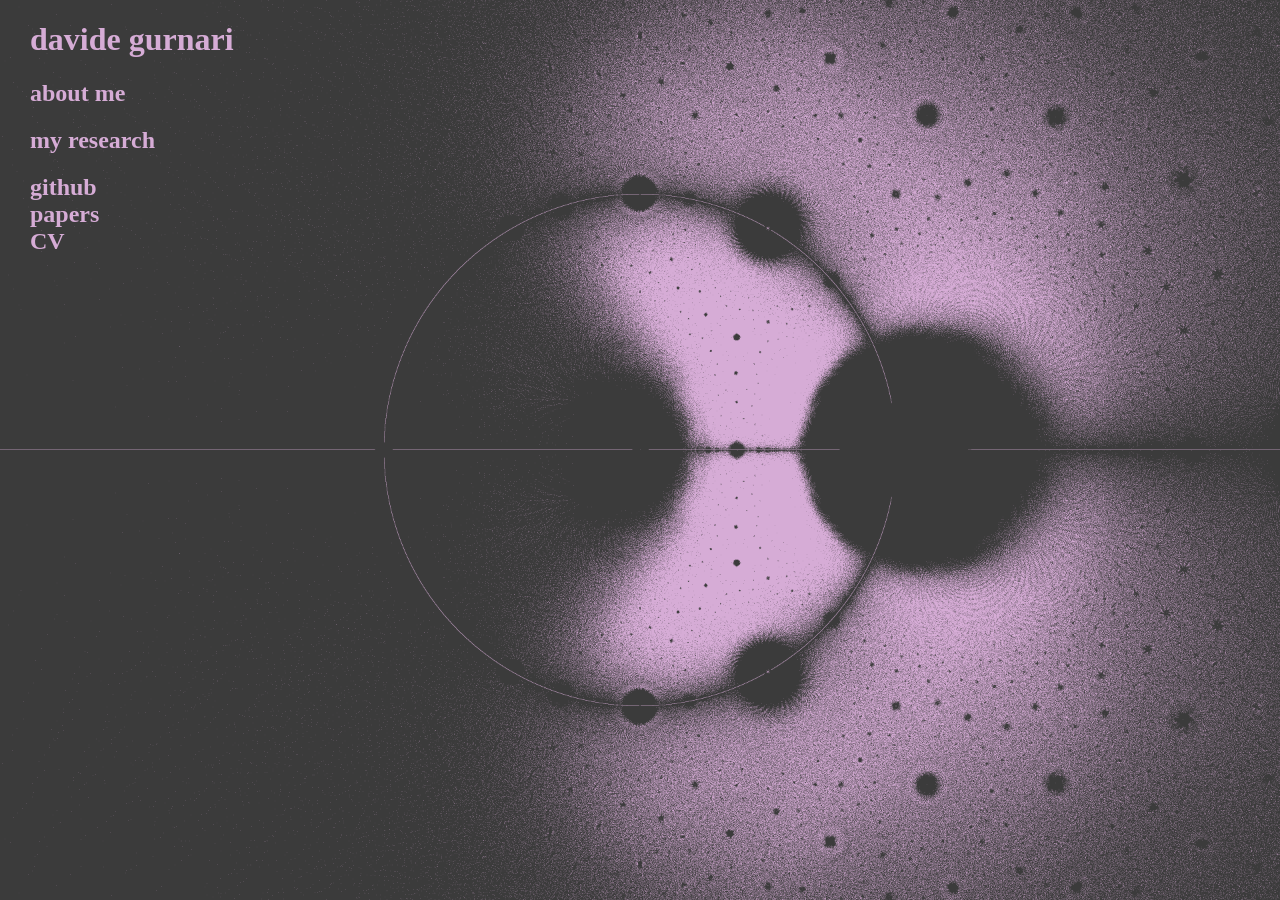
<file: index.html>
<!DOCTYPE html>
<html>

<style>
    html {
        background: url(img/alexander_zeros_4k.png) no-repeat center center fixed;
        -webkit-background-size: cover;
        -moz-background-size: cover;
        -o-background-size: cover;
        background-size: cover;
        background-color: #3B3B3B;
    }

    a {
        color: #D6ACD6;
    }

    body {
        color: #D6ACD6;
        font-family: Verdana;
        margin-left: 30px;
        margin-top: 0px;
    }

    a:link {
        text-decoration: none;
    }

    a:visited {
        text-decoration: none;
    }

    a:active {
        text-decoration: underline;
    }

    a:hover {
        text-decoration: underline;
    }
</style>

<body>
    <div>
        <h1>davide gurnari</h1>
        <h2><a href="aboutme.html">about me</a><br>
        <h2><a href="research.html">my research</a><br>
        <h2><a href="https://github.com/dgurnari">github</a><br>
            <a href="https://scholar.google.com/citations?user=6KqQ7rYAAAAJ">papers</a><br>
            <!-- <a href="https://orcid.org/0000-0002-3668-8711">orcid</a><br> -->
            <a href="Curriculum-Gurnari.pdf">CV</a>
        </h2>
    </div>
</body>

</html>
</file>
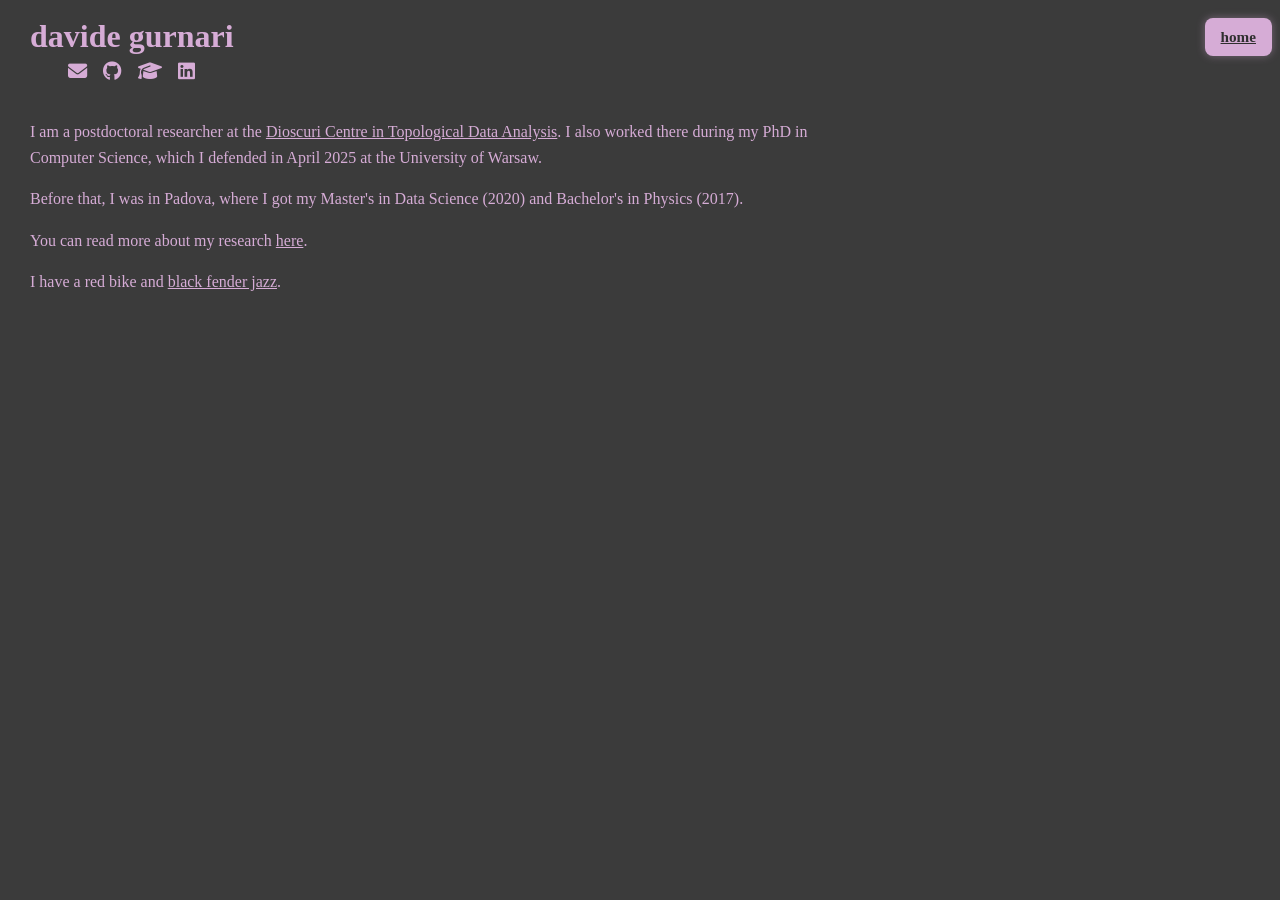
<file: aboutme.html>
<!DOCTYPE html>
<html>

<link
  rel="stylesheet"
  href="https://cdnjs.cloudflare.com/ajax/libs/font-awesome/6.5.0/css/all.min.css"
/>

<style>
    html {
        /* background: url(img/alexander_zeros_4k.png) no-repeat center center fixed;
        -webkit-background-size: cover;
        -moz-background-size: cover;
        -o-background-size: cover;
        background-size: cover; */
        background-color: #3B3B3B;
    }

    a {
        color: #D6ACD6;
    }

    body {
        color: #D6ACD6;
        font-family: Verdana;
        margin-left: 30px;
        margin-top: 0px;
    }

    a:link {
        text-decoration: underline;
    }

    a:visited {
        text-decoration: underline;
    }

    a:active {
        text-decoration: underline;
    }

    a:hover {
        text-decoration: underline;
    }

    .back-button {
      display: inline-block;
      top: 20px;
      right: 20px;
      background-color: #D6ACD6;
      color: #2F2F2F;
      border: none;
      padding: 10px 16px;
      border-radius: 8px;
      font-size: 0.95rem;
      font-weight: bold;
      text-decoration: none;
      box-shadow: 0 0 8px rgba(214, 172, 214, 0.4);
      transition: background-color 0.3s, color 0.3s;
    }

    .back-button:hover {
      background-color: #FFFFFF;
      color: #2F2F2F;
    }

    .header-bar {
        display: flex;
        justify-content: space-between;
        align-items: flex-start;  /* align children to the top */
        margin-bottom: 20px;
    }

    .page-title {
        color: #D6ACD6;
        margin: 0;
        font-size: 2rem;
    }

    .content-wrapper {
      display: flex;
      gap: 40px;
      max-width: 800px;
      align-items: center;
    }

    .text-section {
      flex: 1;
    }

    .text-section h1 {
      color: #D6ACD6;
      margin-bottom: 16px;
    }

    .text-section p {
      line-height: 1.6;
      font-size: 1rem;
    }


    .title-and-icons {
    display: flex;
    flex-direction: column;
    align-items: center; /* 👈 center content horizontally */
    gap: 6px;
    }

    .social-icons {
        display: flex;
        gap: 16px;
    }

    .social-icons a {
        color: #D6ACD6;
        font-size: 1.2rem;
        transition: color 0.3s;
    }

    .social-icons a:hover {
        color: #ffffff;
    }

</style>

<body>
    <br>
    <div class="header-bar">
    <div class="title-and-icons">
        <h1 class="page-title">davide gurnari</h1>
        <div class="social-icons">
            <a href="mailto:davide.gurnari@gmail.com" title="Email"><i class="fas fa-envelope"></i></a>
            <a href="https://github.com/dgurnari" target="_blank" title="GitHub"><i class="fab fa-github"></i></a>
            <a href="https://scholar.google.com/citations?user=6KqQ7rYAAAAJ&hl" target="_blank" title="Google Scholar"><i class="fas fa-graduation-cap"></i></a>
            <a href="https://www.linkedin.com/in/dgurnari" target="_blank" title="LinkedIn"><i class="fab fa-linkedin"></i></a>
        </div>
    </div>
    <a class="back-button" href="index.html">home</a>
    </div>

    <div class="content-wrapper">
        <div class="text-section">
        <p>
            I am a postdoctoral researcher at the <a href="https://dioscuri-tda.org/index.html">Dioscuri Centre in Topological Data Analysis</a>. I also worked there during my PhD in Computer Science, which I defended in April 2025 at the University of Warsaw.
        </p>
        <p>    
            Before that, I was in Padova, where I got my Master's in Data Science (2020) and Bachelor's in Physics (2017).
        </p>
        <p>
            You can read more about my research <a href=research.html>here</a>.
        </p>
        <p>
            I have a red bike and <a href="https://open.spotify.com/artist/4vPXUdF1GYcf60g9VqWM9o">black fender jazz</a>. 
        </p>
    
       </div>
    </div>
</body>

</html>
</file>
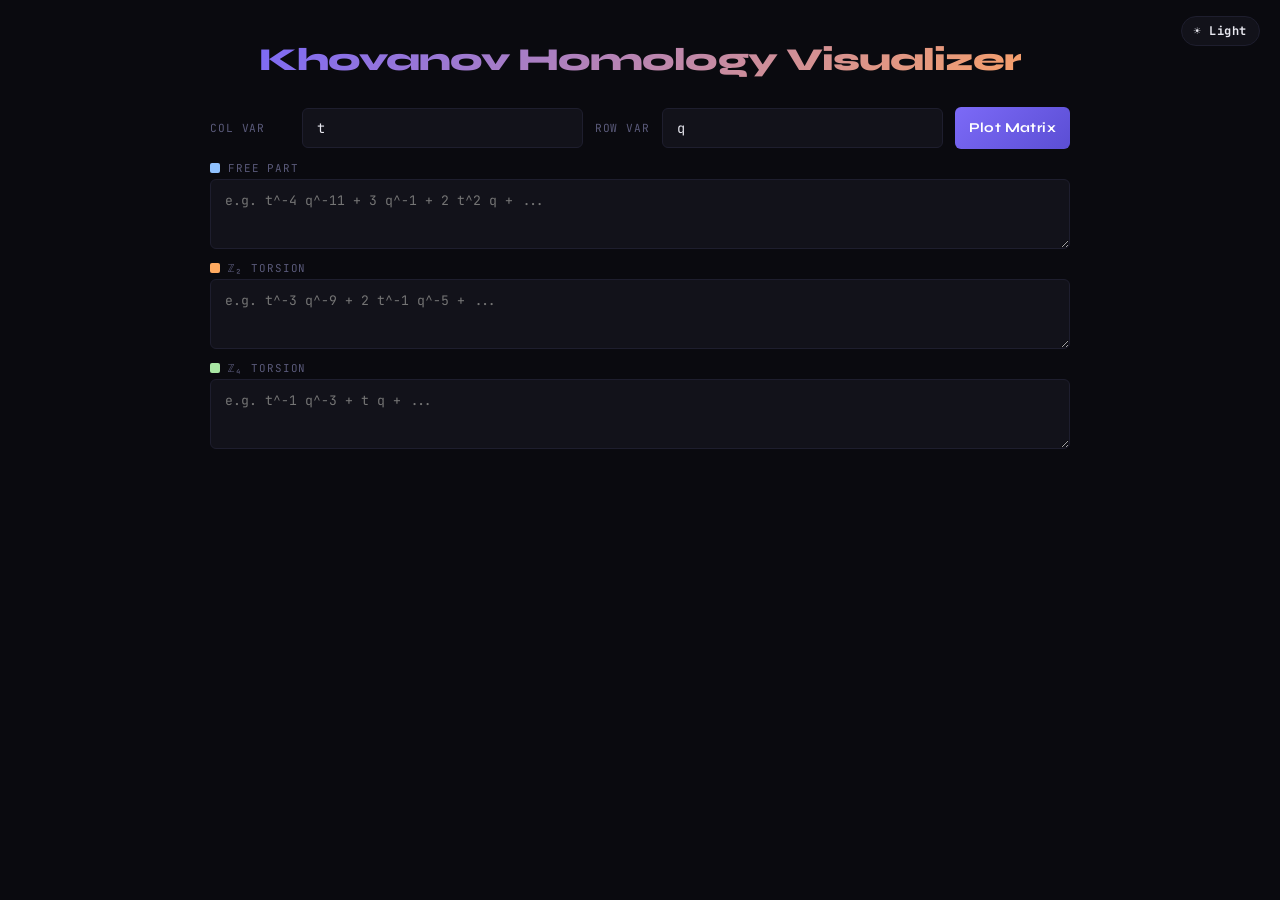
<file: KH.html>
<!DOCTYPE html>
<html lang="en">
<head>
<meta charset="UTF-8">
<title>Khovanov Homology Visualizer</title>
<style>
  @import url('https://fonts.googleapis.com/css2?family=JetBrains+Mono:wght@400;700&family=Syne:wght@400;700;800&display=swap');

  :root {
    --bg: #0a0a0f;
    --surface: #12121a;
    --border: #1e1e2e;
    --accent: #7c6af7;
    --accent2: #f7a06a;
    --text: #e8e8f0;
    --muted: #5a5a7a;
    --cell-empty: #12121a;
    --th-bg: #0d0d14;
    --cell-free: #0b1e3a;
    --cell-tors: #2a1300;
    --cell-both: #15103a;
    --tooltip-bg: #1e1e38;
    --legend-border: #2a2a4a;
  }

  :root.light {
    --bg: #f5f5f7;
    --surface: #ffffff;
    --border: #d0d0dc;
    --accent: #5b4ed4;
    --accent2: #d4720a;
    --text: #1a1a2e;
    --muted: #888899;
    --cell-empty: #f0f0f4;
    --th-bg: #e8e8f0;
    --cell-free: #ddeeff;
    --cell-tors: #fff0dd;
    --cell-both: #ede8ff;
    --tooltip-bg: #ffffff;
    --legend-border: #ccccdd;
  }

  /* theme toggle button */
  #theme-toggle {
    position: fixed;
    top: 16px;
    right: 20px;
    background: var(--surface);
    border: 1px solid var(--border);
    color: var(--text);
    font-family: 'JetBrains Mono', monospace;
    font-size: 0.75rem;
    padding: 6px 12px;
    border-radius: 20px;
    cursor: pointer;
    transition: background 0.2s, border-color 0.2s, color 0.2s;
    z-index: 100;
    letter-spacing: 0.05em;
  }
  #theme-toggle:hover { border-color: var(--accent); }

  * { box-sizing: border-box; margin: 0; padding: 0; }

  body {
    background: var(--bg);
    color: var(--text);
    font-family: 'JetBrains Mono', monospace;
    min-height: 100vh;
    display: flex;
    flex-direction: column;
    align-items: center;
    padding: 40px 20px;
    gap: 28px;
  }

  header { text-align: center; }

  h1 {
    font-family: 'Syne', sans-serif;
    font-size: 2rem;
    font-weight: 800;
    letter-spacing: -0.03em;
    background: linear-gradient(135deg, var(--accent), var(--accent2));
    -webkit-background-clip: text;
    -webkit-text-fill-color: transparent;
    background-clip: text;
  }

  .subtitle {
    color: var(--muted);
    font-size: 0.75rem;
    margin-top: 6px;
    letter-spacing: 0.05em;
  }

  .input-area {
    width: 100%;
    max-width: 860px;
    display: flex;
    flex-direction: column;
    gap: 12px;
  }

  .var-row {
    display: flex;
    gap: 12px;
    align-items: center;
    flex-wrap: wrap;
  }

  label {
    font-size: 0.7rem;
    color: var(--muted);
    letter-spacing: 0.08em;
    text-transform: uppercase;
    white-space: nowrap;
  }

  .var-row label:first-child { min-width: 80px; }

  .var-input {
    width: 70px;
    background: var(--surface);
    border: 1px solid var(--border);
    color: var(--text);
    font-family: 'JetBrains Mono', monospace;
    font-size: 0.85rem;
    padding: 10px 14px;
    border-radius: 6px;
    outline: none;
    transition: border-color 0.2s;
  }
  .var-input:focus { border-color: var(--accent); }

  .plot-btn {
    padding: 10px 14px;
    height: 42px;
    box-sizing: border-box;
    line-height: 1;
  }

  input[type="text"] {
    flex: 1;
    background: var(--surface);
    border: 1px solid var(--border);
    color: var(--text);
    font-family: 'JetBrains Mono', monospace;
    font-size: 0.85rem;
    padding: 10px 14px;
    border-radius: 6px;
    outline: none;
    transition: border-color 0.2s;
  }
  input[type="text"]:focus { border-color: var(--accent); }

  .poly-row { display: flex; flex-direction: column; gap: 4px; }

  .poly-label {
    font-size: 0.68rem;
    color: var(--muted);
    letter-spacing: 0.08em;
    text-transform: uppercase;
    display: flex;
    align-items: center;
    gap: 8px;
  }

  .poly-label .swatch {
    display: inline-block;
    width: 10px; height: 10px;
    border-radius: 2px;
  }

  textarea {
    background: var(--surface);
    border: 1px solid var(--border);
    color: var(--text);
    font-family: 'JetBrains Mono', monospace;
    font-size: 0.82rem;
    padding: 12px 14px;
    border-radius: 6px;
    outline: none;
    width: 100%;
    resize: vertical;
    min-height: 70px;
    transition: border-color 0.2s;
  }
  textarea:focus { border-color: var(--accent); }

  button {
    align-self: flex-end;
    background: linear-gradient(135deg, var(--accent), #5b4ed4);
    color: #fff;
    border: none;
    font-family: 'Syne', sans-serif;
    font-size: 0.85rem;
    font-weight: 700;
    padding: 10px 28px;
    border-radius: 6px;
    cursor: pointer;
    letter-spacing: 0.03em;
    transition: opacity 0.2s, transform 0.1s;
  }
  button:hover { opacity: 0.9; }
  button:active { transform: scale(0.98); }

  #error {
    color: #f76a6a;
    font-size: 0.75rem;
    min-height: 18px;
  }

  #output {
    width: 100%;
    max-width: 1300px;
    overflow-x: auto;
    padding-bottom: 12px;
  }

  .matrix-wrap { display: flex; justify-content: center; }

  table {
    border-collapse: collapse;
    font-size: 0.82rem;
  }

  th, td {
    border: 1px solid var(--border);
    padding: 5px 12px;
    text-align: center;
    white-space: nowrap;
  }

  th {
    color: var(--muted);
    font-weight: 400;
    font-size: 0.72rem;
    background: var(--th-bg);
  }

  th.corner {
    font-size: 0.65rem;
    color: var(--muted);
    background: var(--th-bg);
  }

  td {
    background: var(--cell-empty);
    color: var(--text);
    min-width: 52px;
    height: 36px;
    vertical-align: middle;
    overflow: visible;
    line-height: 1.6;
  }

  td.has-free { background: var(--cell-free); }
  td.has-tors { background: var(--cell-tors); }
  td.has-both { background: var(--cell-both); }

  .z-sym  { color: #90c2ff; }
  .z2-sym { color: #ffaa60; }
  .z4-sym { color: #a8e6a3; }
  .oplus  { color: var(--muted); font-size: 0.75em; }

  td[data-tip] { position: relative; cursor: default; }
  td[data-tip]:hover::after {
    content: attr(data-tip);
    position: absolute;
    bottom: calc(100% + 6px);
    left: 50%;
    transform: translateX(-50%);
    background: var(--tooltip-bg);
    border: 1px solid var(--accent);
    color: var(--text);
    font-size: 0.68rem;
    padding: 4px 10px;
    border-radius: 4px;
    white-space: nowrap;
    z-index: 10;
    pointer-events: none;
  }

  td.diag-highlight {
    outline: 2px solid var(--accent);
    box-shadow: inset 0 0 2px rgba(124,106,247,0.35);
    z-index: 2;
  }

  .legend {
    display: flex;
    gap: 20px;
    font-size: 0.7rem;
    color: var(--muted);
    flex-wrap: wrap;
    justify-content: center;
    margin-top: 14px;
  }

  .legend-item { display: flex; align-items: center; gap: 6px; }

  .legend-swatch {
    width: 14px; height: 14px;
    border-radius: 3px;
    border: 1px solid var(--legend-border);
  }

  .stats {
    color: var(--muted);
    font-size: 0.65rem;
    margin-top: 6px;
    text-align: center;
  }

  .diag-section {
    width: 100%;
    max-width: 860px;
    display: flex;
    flex-direction: column;
    gap: 8px;
  }

  .diag-title {
    font-family: 'Syne', sans-serif;
    font-size: 0.8rem;
    font-weight: 700;
    color: var(--muted);
    letter-spacing: 0.08em;
    text-transform: uppercase;
    text-align: center;
  }

  .diag-table {
    width: 100%;
    border-collapse: collapse;
    font-size: 0.78rem;
  }

  .diag-table th {
    background: var(--th-bg);
    color: var(--muted);
    font-weight: 400;
    font-size: 0.68rem;
    padding: 5px 12px;
    border: 1px solid var(--border);
    letter-spacing: 0.05em;
  }

  .diag-table td {
    background: var(--surface);
    color: var(--text);
    padding: 5px 12px;
    border: 1px solid var(--border);
    text-align: center;
    height: auto;
    min-width: 0;
    overflow: visible;
    line-height: 1.6;
  }
</style>
</head>
<body>

<button id="theme-toggle" onclick="toggleTheme()">☀ Light</button>

<header>
  <h1>Khovanov Homology Visualizer</h1>
  <!-- <p class="subtitle">free part · ℤ₂ torsion · ℤ₄ torsion · combined grid</p> -->
</header>

<div class="input-area">
  <div class="var-row">
    <label>Col var</label>
    <input type="text" id="varX" class="var-input" value="t" maxlength="10" placeholder="e.g. t">
    <label>Row var</label>
    <input type="text" id="varY" class="var-input" value="q" maxlength="10" placeholder="e.g. q">
    <button class="plot-btn" onclick="plot(); enableDiagonalHover()">Plot Matrix</button>
  </div>

  <div class="poly-row">
    <div class="poly-label">
      <span class="swatch" style="background:#90c2ff"></span>
      Free part
    </div>
    <textarea id="freeInput" placeholder="e.g. t^-4 q^-11 + 3 q^-1 + 2 t^2 q + ..."></textarea>
  </div>

  <div class="poly-row">
    <div class="poly-label">
      <span class="swatch" style="background:#ffaa60"></span>
      ℤ₂ torsion
    </div>
    <textarea id="torsInput" placeholder="e.g. t^-3 q^-9 + 2 t^-1 q^-5 + ..."></textarea>
  </div>

  <div class="poly-row">
    <div class="poly-label">
      <span class="swatch" style="background:#a8e6a3"></span>
      ℤ₄ torsion
    </div>
    <textarea id="tors4Input" placeholder="e.g. t^-1 q^-3 + t q + ..."></textarea>
  </div>

  <div id="error"></div>
</div>

<div id="output"></div>
<div id="export-wrap" style="display:none"><button onclick="exportLatex()">Export LaTeX</button></div>
<div id="diag-output"></div>

<script>
function parsePoly(str, varX, varY) {
  if (!str.trim()) return {};
  const esc = s => s.replace(/[.*+?^${}()|[\]\\]/g, '\\$&');

  str = str.trim().replace(/\u2212/g, '-').replace(/\s+/g, ' ');
  str = str.replace(/(?<=[A-Za-z0-9])\s*([+\-])\s*/g, (_, op) => `|${op}`);

  const rawTerms = str.split('|').map(s => s.trim()).filter(Boolean);
  const coeffMap = {};

  for (const term of rawTerms) {
    if (!term) continue;
    let t = term;
    let coeff = 1;

    // Strip leading + (from sentinel split)
    if (t.startsWith('+')) t = t.slice(1).trimStart();

    const leadMatch = t.match(/^(-?\s*\d+(?:\.\d+)?)\s*/);
    if (leadMatch) {
      coeff = parseFloat(leadMatch[1].replace(/\s/g, ''));
      t = t.slice(leadMatch[0].length);
    } else {
      const signMatch = t.match(/^(-)\s*/);
      if (signMatch) { coeff = -1; t = t.slice(signMatch[0].length); }
    }

    const xRe = new RegExp(`${esc(varX)}(?:\\^(-?\\d+))?`);
    const xMatch = t.match(xRe);
    const xExp = xMatch ? (xMatch[1] !== undefined ? parseInt(xMatch[1]) : 1) : 0;

    const yRe = new RegExp(`${esc(varY)}(?:\\^(-?\\d+))?`);
    const yMatch = t.match(yRe);
    const yExp = yMatch ? (yMatch[1] !== undefined ? parseInt(yMatch[1]) : 1) : 0;

    const key = `${xExp},${yExp}`;
    coeffMap[key] = (coeffMap[key] || 0) + coeff;
  }

  Object.keys(coeffMap).forEach(k => { if (coeffMap[k] === 0) delete coeffMap[k]; });
  return coeffMap;
}

function cellHTML(free, tors2, tors4) {
  if (free === 0 && tors2 === 0 && tors4 === 0) return '';
  const parts = [];

  if (free !== 0) {
    const sup = free === 1 ? '' : `<sup>${free}</sup>`;
    parts.push(`<span class="z-sym">ℤ${sup}</span>`);
  }

  if (tors4 !== 0) {
    const t4 = tors4 === 1
      ? `<span class="z4-sym">ℤ<sub>4</sub></span>`
      : `<span class="z4-sym">(ℤ<sub>4</sub>)<sup>${tors4}</sup></span>`;
    parts.push(t4);
  }

  if (tors2 !== 0) {
    const t2 = tors2 === 1
      ? `<span class="z2-sym">ℤ<sub>2</sub></span>`
      : `<span class="z2-sym">(ℤ<sub>2</sub>)<sup>${tors2}</sup></span>`;
    parts.push(t2);
  }

  return parts.join(`<span class="oplus"> ⊕ </span>`);
}

function plot() {
  const err = document.getElementById('error');
  const out = document.getElementById('output');
  err.textContent = '';
  out.innerHTML = '';
  document.getElementById('diag-output').innerHTML = '';

  const varX = document.getElementById('varX').value.trim() || 't';
  const varY = document.getElementById('varY').value.trim() || 'q';

  let freeMap, torsMap, tors4Map;
  try {
    freeMap  = parsePoly(document.getElementById('freeInput').value,  varX, varY);
    torsMap  = parsePoly(document.getElementById('torsInput').value,  varX, varY);
    tors4Map = parsePoly(document.getElementById('tors4Input').value, varX, varY);
  } catch(e) {
    err.textContent = e.message;
    return;
  }

  if (!Object.keys(freeMap).length && !Object.keys(torsMap).length && !Object.keys(tors4Map).length) {
    err.textContent = 'No terms found — check variable names.';
    return;
  }

  const allKeys = new Set([...Object.keys(freeMap), ...Object.keys(torsMap), ...Object.keys(tors4Map)]);
  const pairs = [...allKeys].map(k => k.split(',').map(Number));
  const xExps = pairs.map(k => k[0]);
  const yExps = pairs.map(k => k[1]);

  const xMin = Math.min(...xExps), xMax = Math.max(...xExps);
  const yMin = Math.min(...yExps), yMax = Math.max(...yExps);

  const yVals = [];
  for (let y = yMax; y >= yMin; y--) if (y % 2 !== 0) yVals.push(y);
  const xVals = [];
  for (let x = xMin; x <= xMax; x++) xVals.push(x);

  let html = '<div class="matrix-wrap"><table>';

  // Header
  html += `<tr><th class="corner">${varY} \\ ${varX}</th>`;
  for (const x of xVals) html += `<th>${x}</th>`;
  html += '</tr>';

  for (const y of yVals) {
    html += `<tr><th>${y}</th>`;
    for (const x of xVals) {
      const key = `${x},${y}`;
      const f  = freeMap[key]  || 0;
      const t2 = torsMap[key]  || 0;
      const t4 = tors4Map[key] || 0;
      const inner = cellHTML(f, t2, t4);
      if (!inner) {
        html += `<td></td>`;
      } else {
        const hasFree = f  > 0;
        const hasTors = t2 > 0 || t4 > 0;
        let cls = '';
        if (hasFree && hasTors) cls = 'has-both';
        else if (hasFree)       cls = 'has-free';
        else                    cls = 'has-tors';
        const tipParts = [];
        if (f  > 0) tipParts.push(`ℤ×${f}`);
        if (t4 > 0) tipParts.push(`ℤ₄×${t4}`);
        if (t2 > 0) tipParts.push(`ℤ₂×${t2}`);
        const delta = y - 2*x;
        const tip = `${varX}=${x}, ${varY}=${y} : ${tipParts.join(' ⊕ ')}`;
        html += `<td class="${cls}" data-tip="${tip}" data-delta="${delta}">${inner}</td>`;
      }
    }
    html += '</tr>';
  }

  html += '</table></div>';

  html += `
  <div class="legend">
    <div class="legend-item"><div class="legend-swatch" style="background:var(--cell-free)"></div><span>free only</span></div>
    <div class="legend-item"><div class="legend-swatch" style="background:var(--cell-tors)"></div><span>torsion only</span></div>
    <div class="legend-item"><div class="legend-swatch" style="background:var(--cell-both)"></div><span>free + torsion</span></div>
  </div>
  <div class="stats">${Object.keys(freeMap).length} free · ${Object.keys(torsMap).length} ℤ₂ torsion · ${Object.keys(tors4Map).length} ℤ₄ torsion terms</div>`;

  out.innerHTML = html;
  document.getElementById('export-wrap').style.display = 'block';

  // ── Diagonals: degree(q) - 2 * degree(t) ──────────────────────────────────
  const diagFree = new Set(
    Object.entries(freeMap)
      .filter(([,c]) => c !== 0)
      .map(([k]) => {
        const [x,y] = k.split(',').map(Number);
        return y - 2*x;
      })
  );

  const diagTors2 = new Set(
    Object.entries(torsMap)
      .filter(([,c]) => c !== 0)
      .map(([k]) => {
        const [x,y] = k.split(',').map(Number);
        return y - 2*x;
      })
  );

  const diagTors4 = new Set(
    Object.entries(tors4Map)
      .filter(([,c]) => c !== 0)
      .map(([k]) => {
        const [x,y] = k.split(',').map(Number);
        return y - 2*x;
      })
  );

  const fmt = set => [...set].sort((a,b)=>a-b).join(', ') || '—';

  let dhtml = '<div class="diag-section">';
  dhtml += `<div class="diag-title">${varY} − 2${varX} diagonals</div>`;
  dhtml += '<table class="diag-table">';
  dhtml += `<tr><th>free (ℤ)</th><td><span class="z-sym">${fmt(diagFree)}</span></td></tr>`;
  dhtml += `<tr><th>ℤ₂ torsion</th><td><span class="z2-sym">${fmt(diagTors2)}</span></td></tr>`;
  dhtml += `<tr><th>ℤ₄ torsion</th><td><span class="z4-sym">${fmt(diagTors4)}</span></td></tr>`;
  dhtml += '</table></div>';
  document.getElementById('diag-output').innerHTML = dhtml;
}

function enableDiagonalHover() {

  const cells = document.querySelectorAll('td[data-delta]');

  cells.forEach(cell => {

    cell.addEventListener('mouseenter', () => {

      const d = cell.dataset.delta;

      document.querySelectorAll(`td[data-delta="${d}"]`)
        .forEach(c => c.classList.add('diag-highlight'));
    });

    cell.addEventListener('mouseleave', () => {

      const d = cell.dataset.delta;

      document.querySelectorAll(`td[data-delta="${d}"]`)
        .forEach(c => c.classList.remove('diag-highlight'));
    });

  });
}

function toggleTheme() {
  const isLight = document.documentElement.classList.toggle('light');
  document.getElementById('theme-toggle').textContent = isLight ? '☾ Dark' : '☀ Light';
}

function exportLatex() {
  const varX = document.getElementById('varX').value.trim() || 't';
  const varY = document.getElementById('varY').value.trim() || 'q';
  
  let freeMap, torsMap, tors4Map;
  try {
    freeMap  = parsePoly(document.getElementById('freeInput').value,  varX, varY);
    torsMap  = parsePoly(document.getElementById('torsInput').value,  varX, varY);
    tors4Map = parsePoly(document.getElementById('tors4Input').value, varX, varY);
  } catch(e) {
    alert('Parse error: ' + e.message);
    return;
  }

  if (!Object.keys(freeMap).length && !Object.keys(torsMap).length && !Object.keys(tors4Map).length) {
    alert('No data to export.');
    return;
  }

  const allKeys = new Set([...Object.keys(freeMap), ...Object.keys(torsMap), ...Object.keys(tors4Map)]);
  const pairs = [...allKeys].map(k => k.split(',').map(Number));
  const xExps = pairs.map(k => k[0]);
  const yExps = pairs.map(k => k[1]);

  const xMin = Math.min(...xExps), xMax = Math.max(...xExps);
  const yMin = Math.min(...yExps), yMax = Math.max(...yExps);

  const yVals = [];
  for (let y = yMax; y >= yMin; y--) if (y % 2 !== 0) yVals.push(y);
  const xVals = [];
  for (let x = xMin; x <= xMax; x++) xVals.push(x);

  const cellLatex = (f, t2, t4) => {
    if (f === 0 && t2 === 0 && t4 === 0) return '';
    const parts = [];
    if (f !== 0)  parts.push(f === 1 ? '\\mathbb{Z}' : `${f}\\mathbb{Z}`);
    if (t4 !== 0) parts.push(t4 === 1 ? '\\mathbb{Z}_4' : `${t4}\\mathbb{Z}_4`);
    if (t2 !== 0) parts.push(t2 === 1 ? '\\mathbb{Z}_2' : `${t2}\\mathbb{Z}_2`);
    return parts.join(' \\oplus ');
  };

  let latex = '\\begin{array}{c' + '|c'.repeat(xVals.length) + '|}\n';
  latex += `${varY} \\backslash ${varX}`;
  for (const x of xVals) latex += ` & ${x}`;
  latex += ' \\\\\n\\hline\n';

  for (const y of yVals) {
    latex += `${y}`;
    for (const x of xVals) {
      const key = `${x},${y}`;
      const f  = freeMap[key]  || 0;
      const t2 = torsMap[key]  || 0;
      const t4 = tors4Map[key] || 0;
      const cell = cellLatex(f, t2, t4);
      latex += ` & ${cell || ''}`;
    }
    latex += ' \\\\\n\\hline\n';
  }
  latex += '\\end{array}';

  const blob = new Blob([latex], {type: 'text/plain'});
  const a = document.createElement('a');
  a.href = URL.createObjectURL(blob);
  a.download = 'khovanov-table.tex';
  a.click();
  URL.revokeObjectURL(a.href);
}


</script>
</body>
</html>
</file>
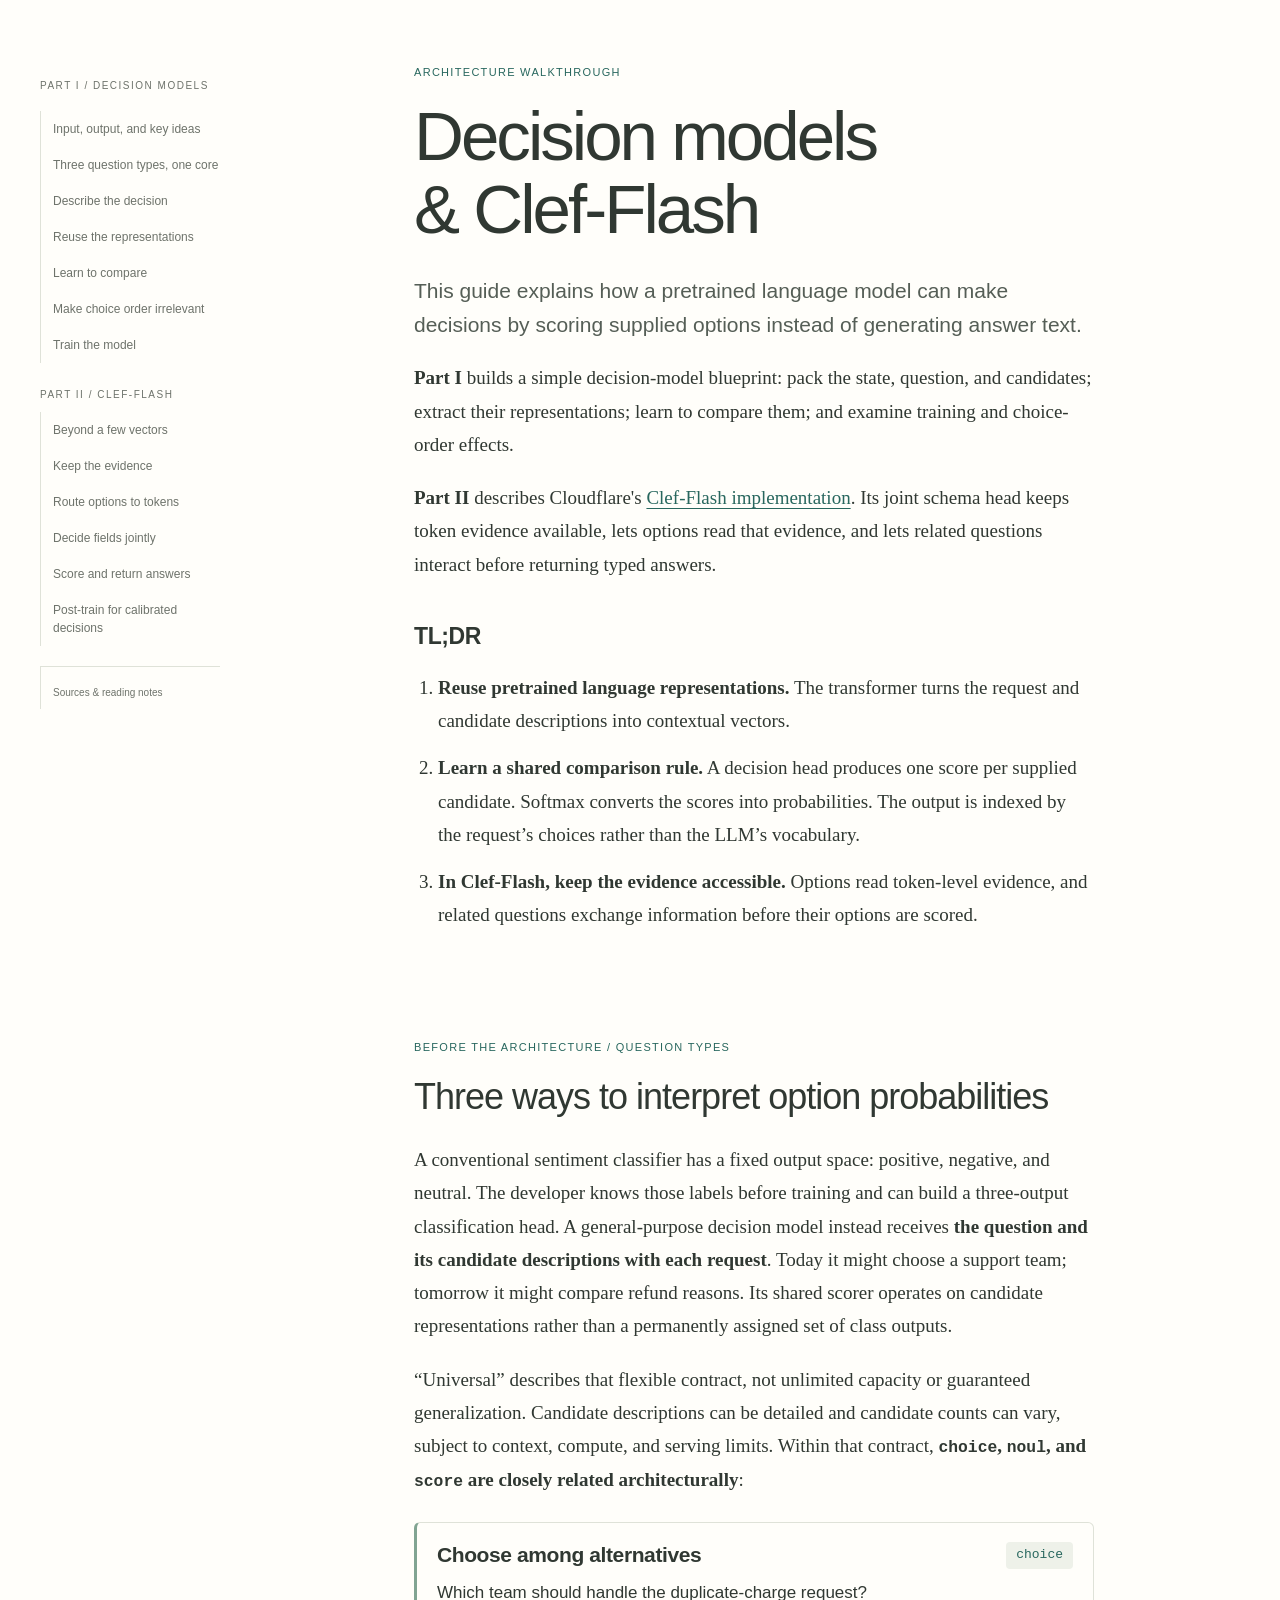
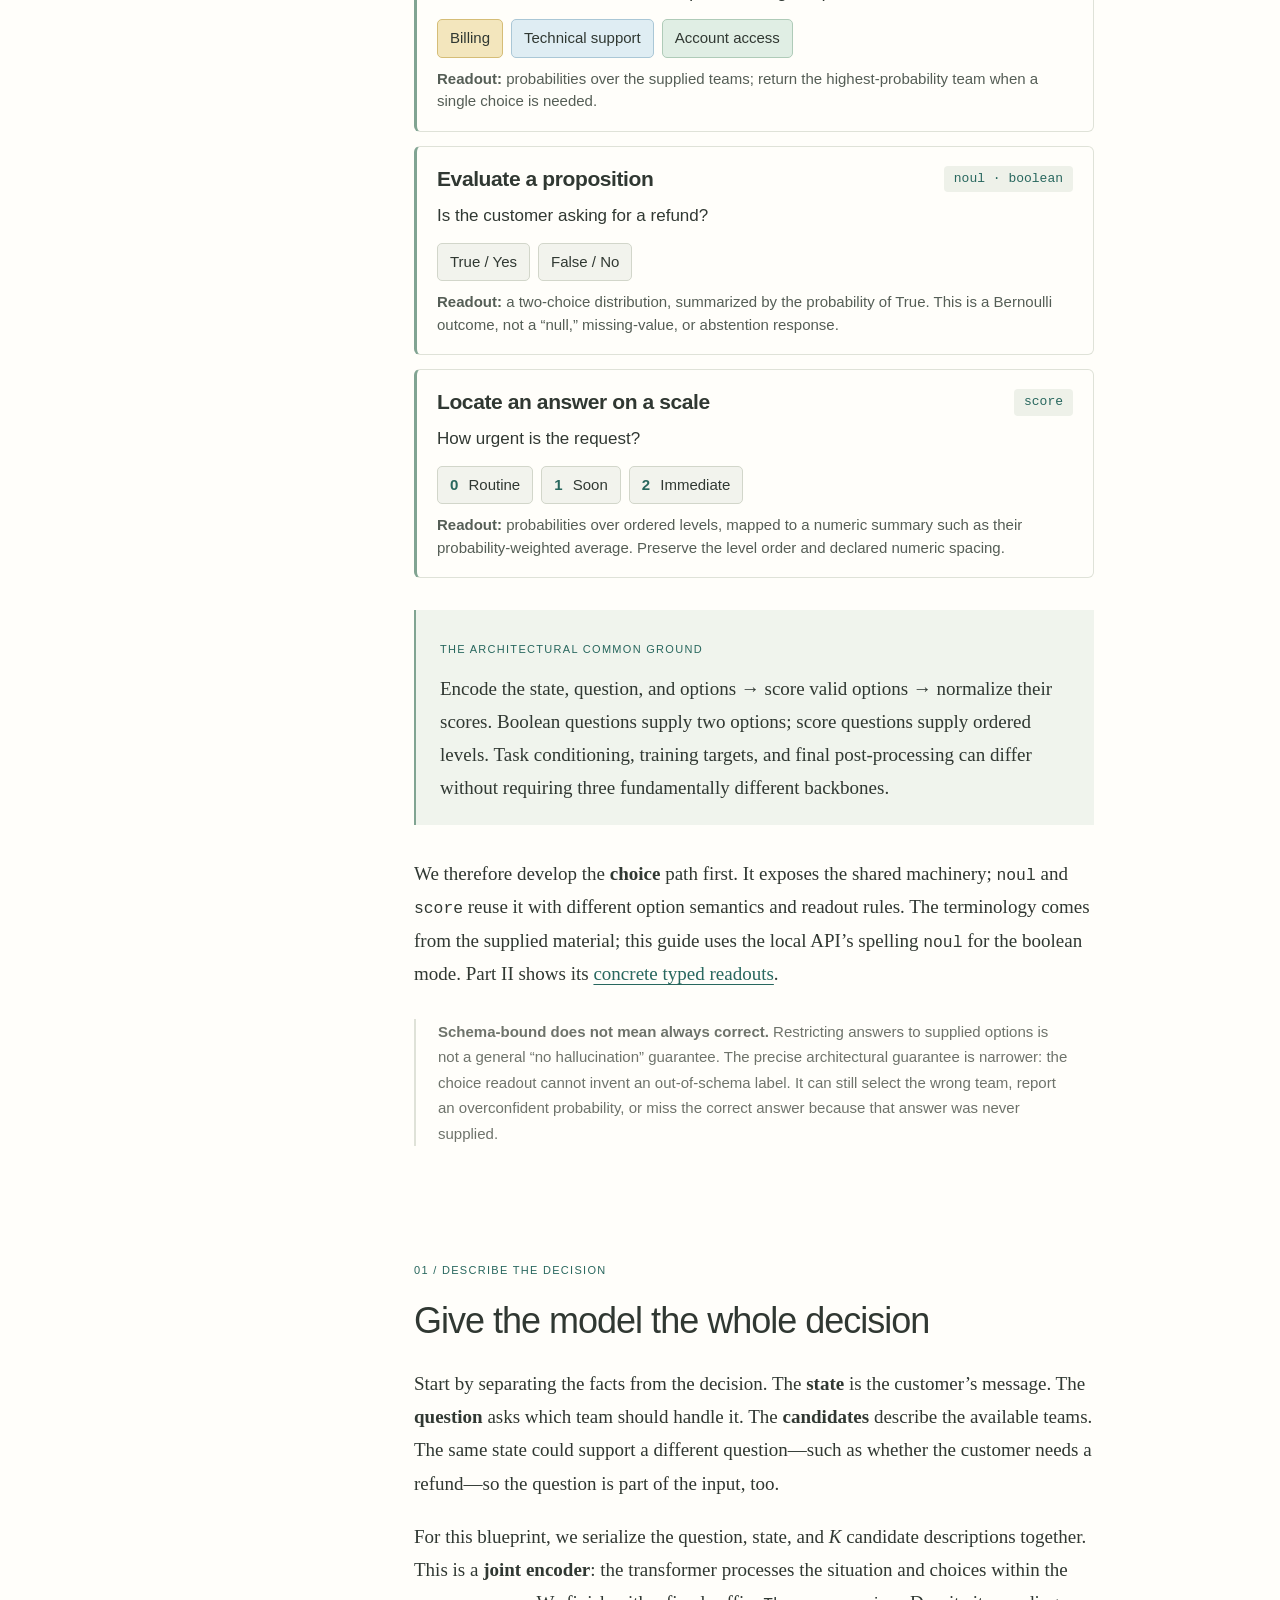
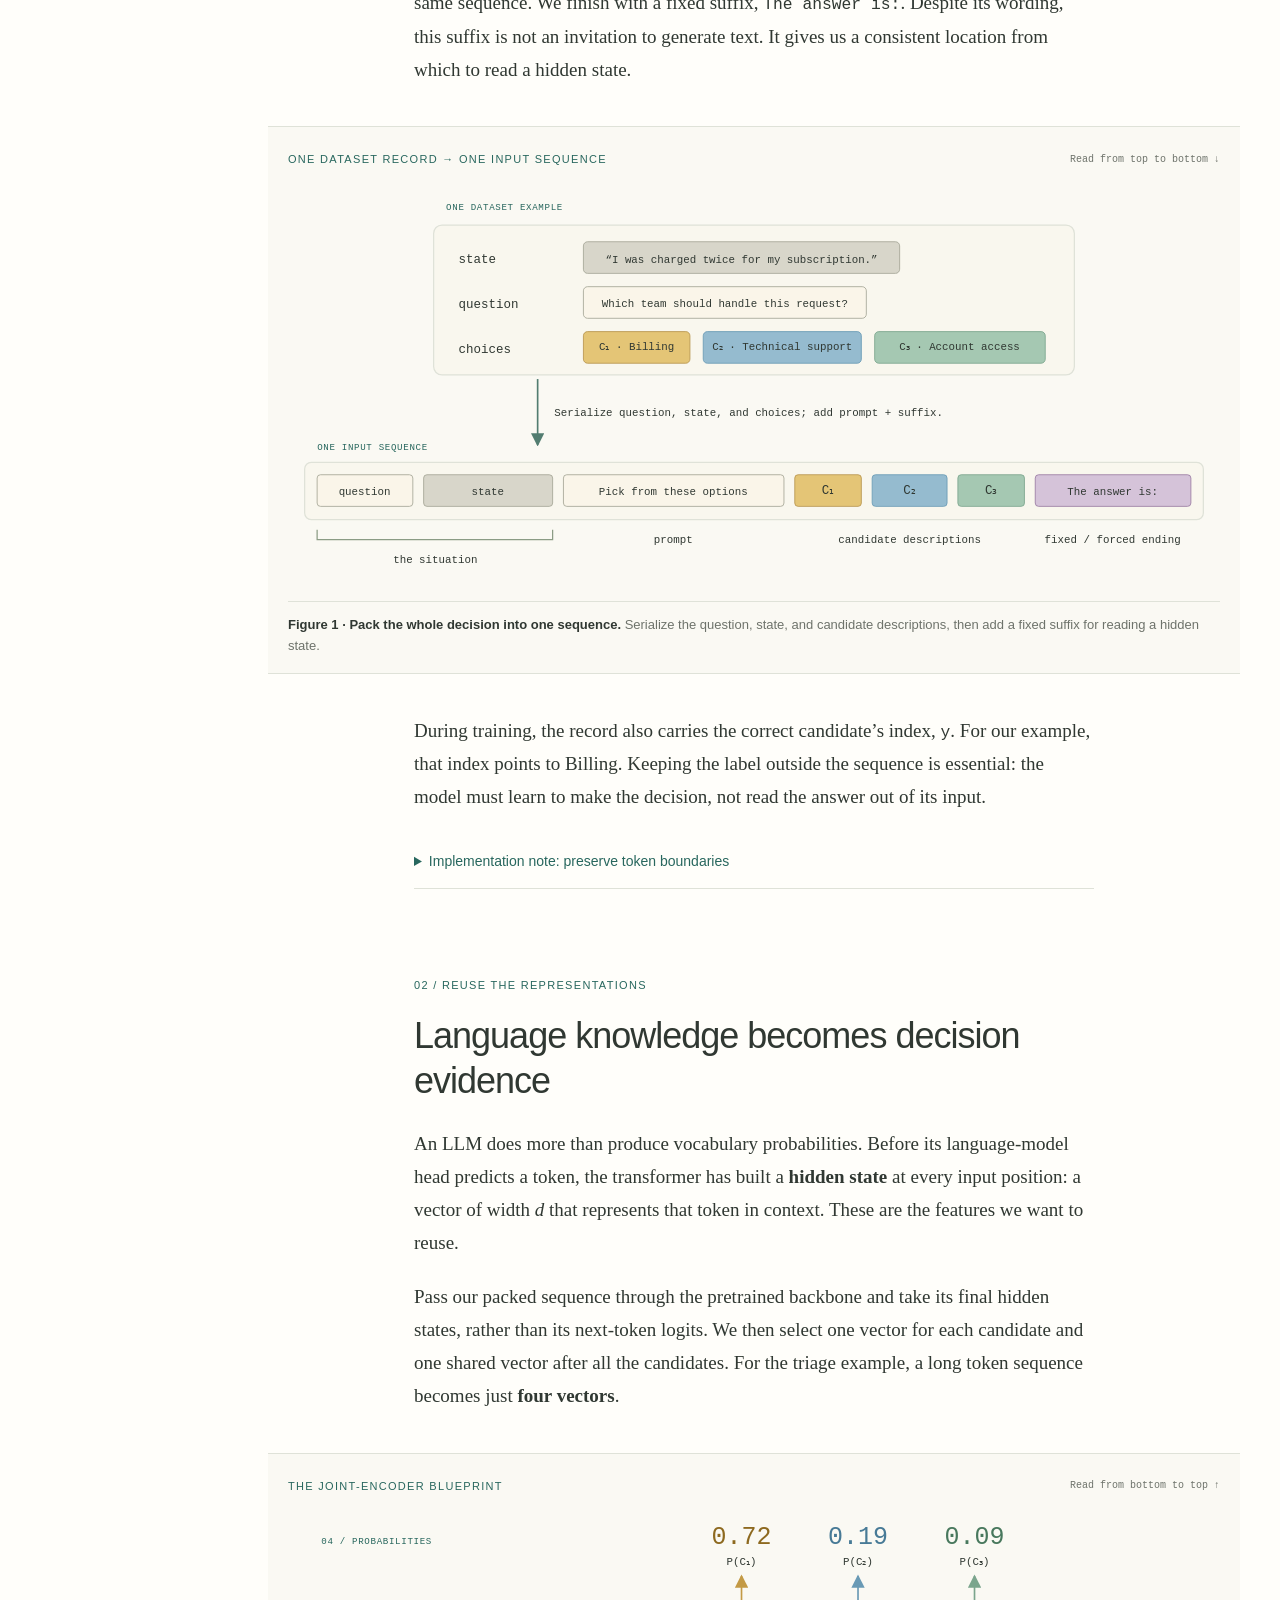
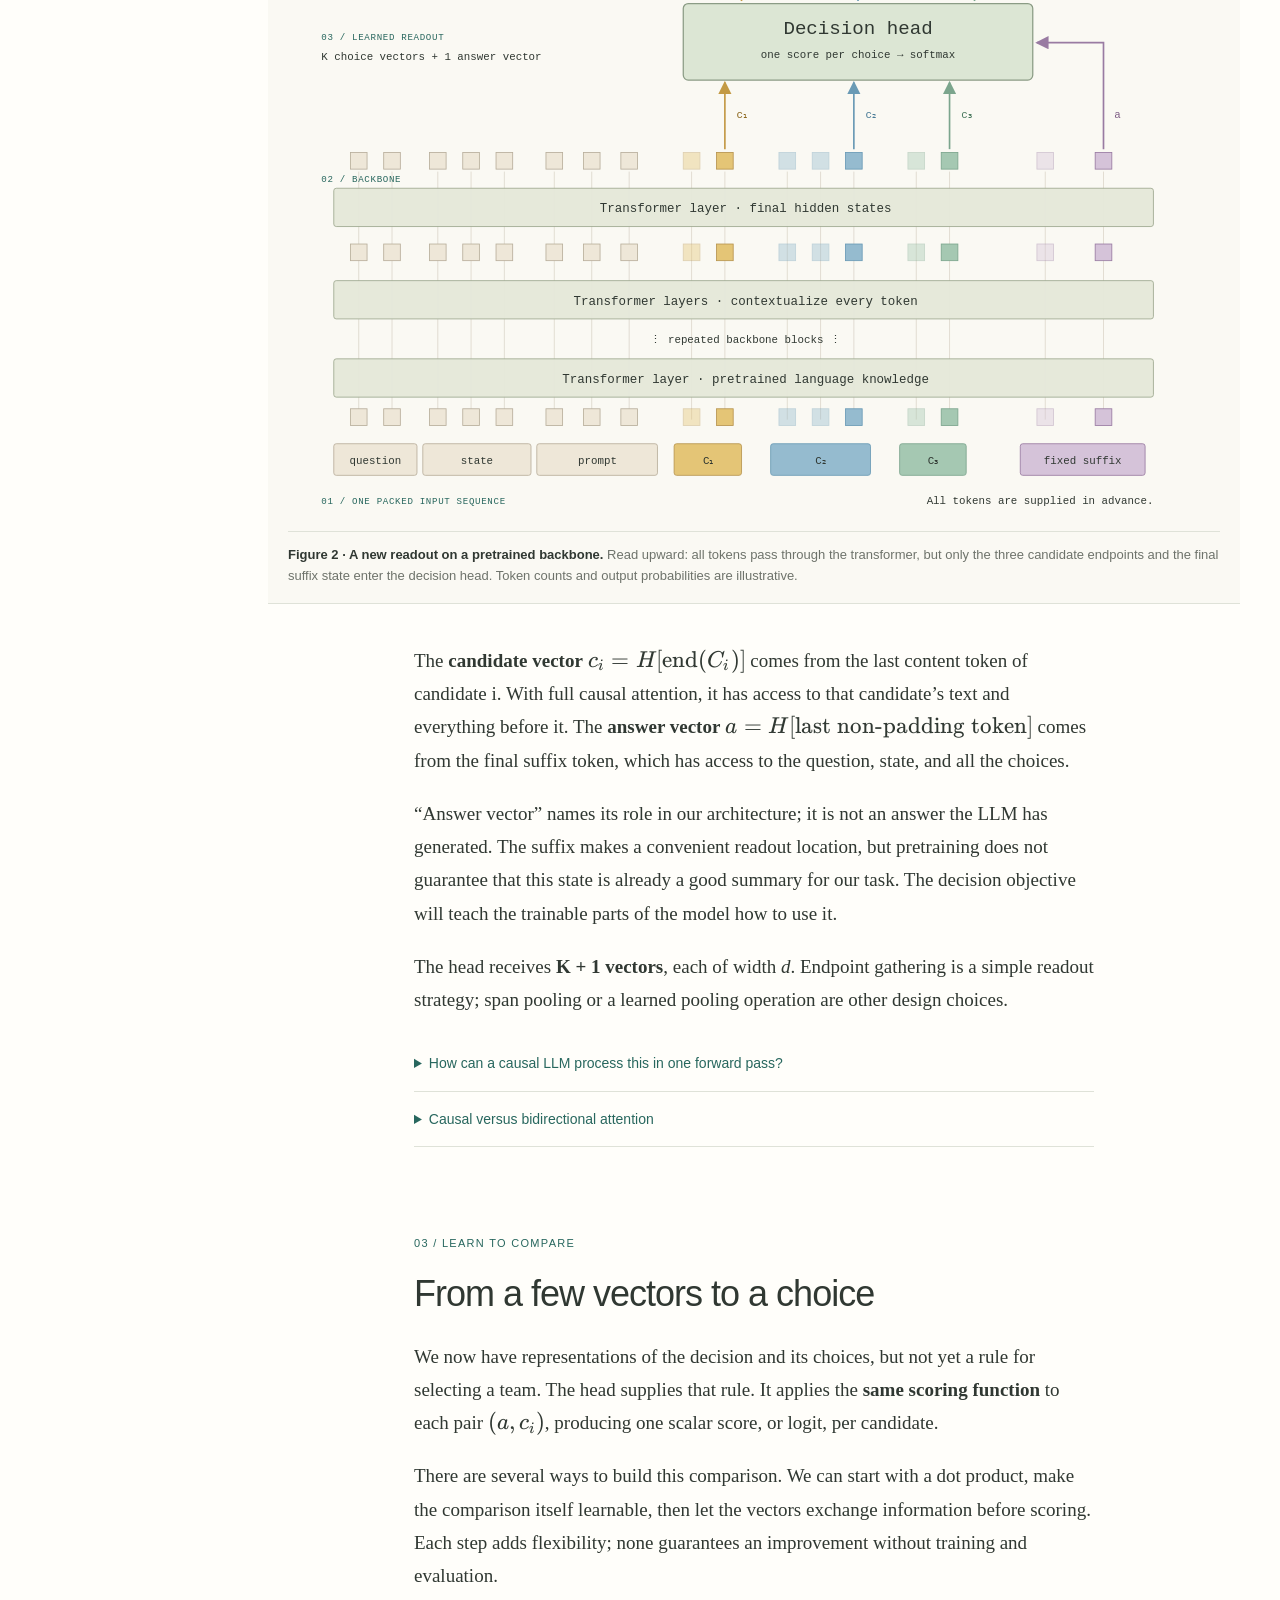
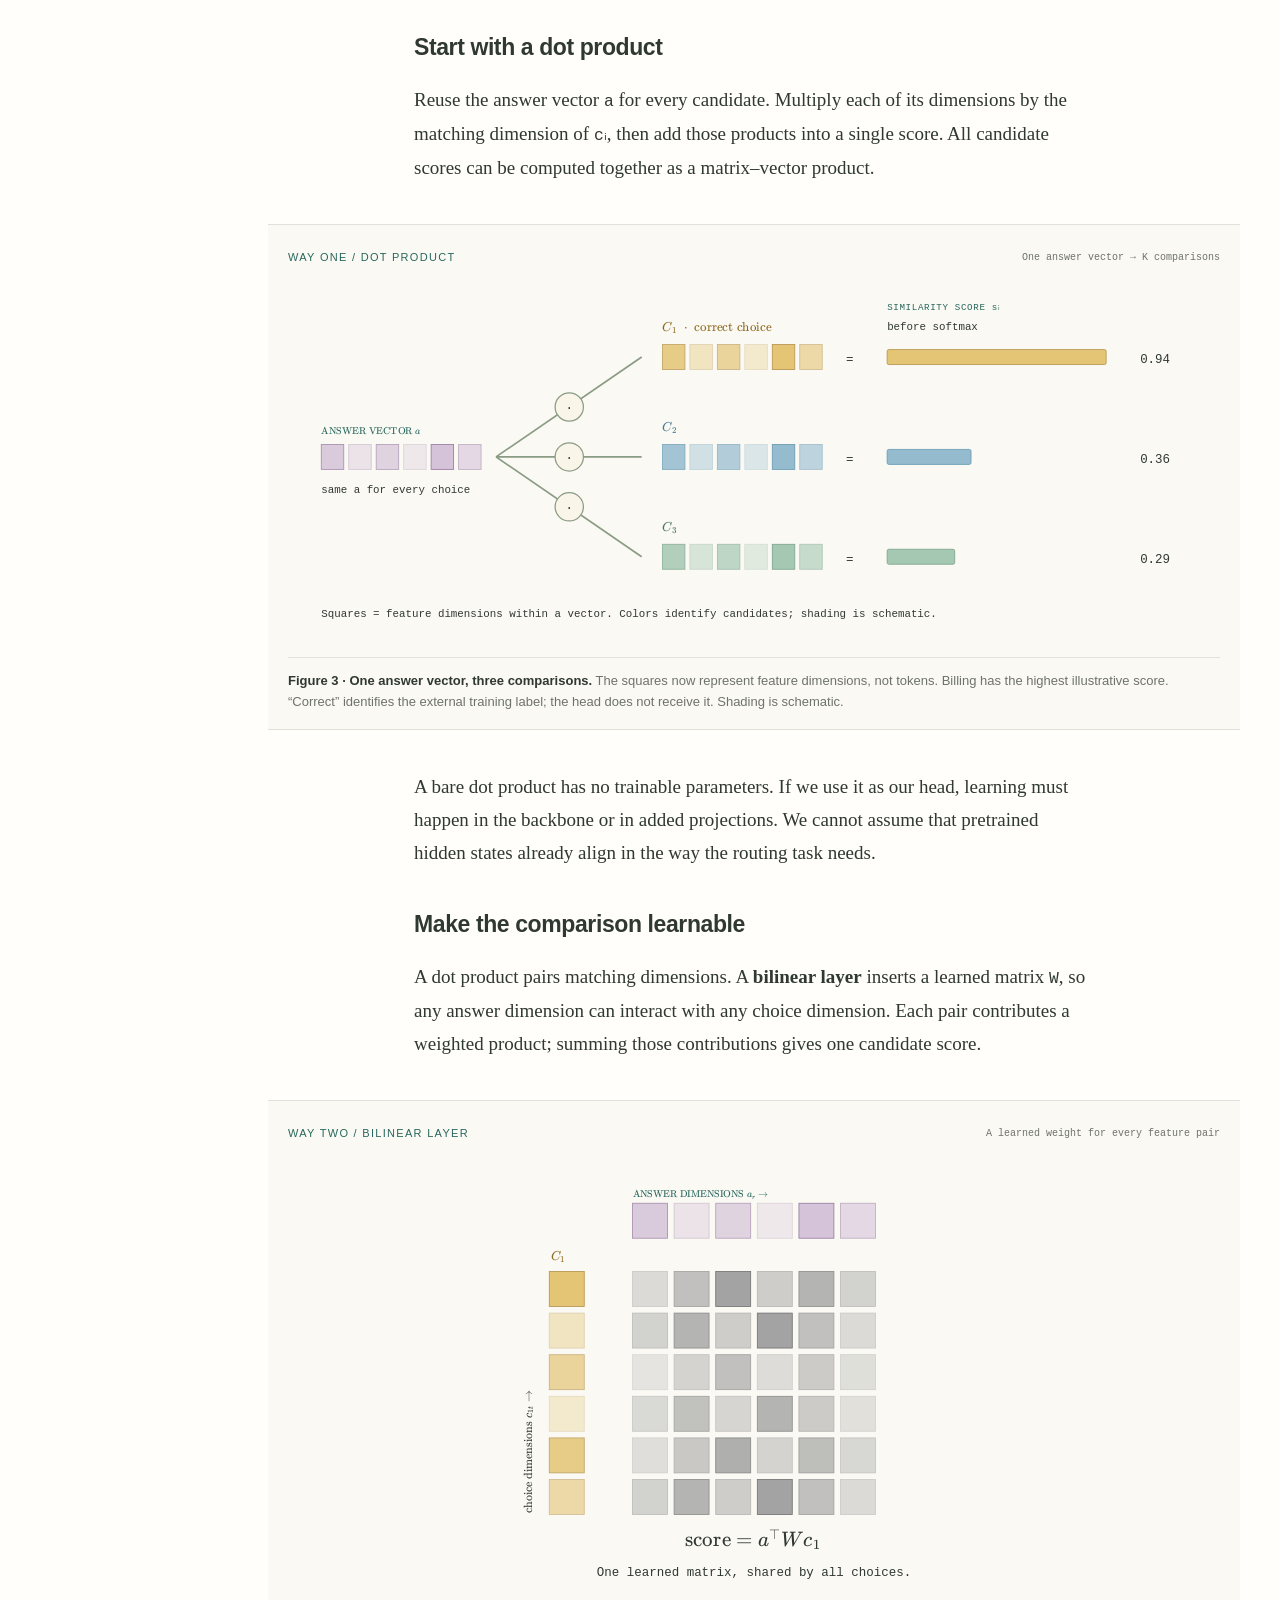
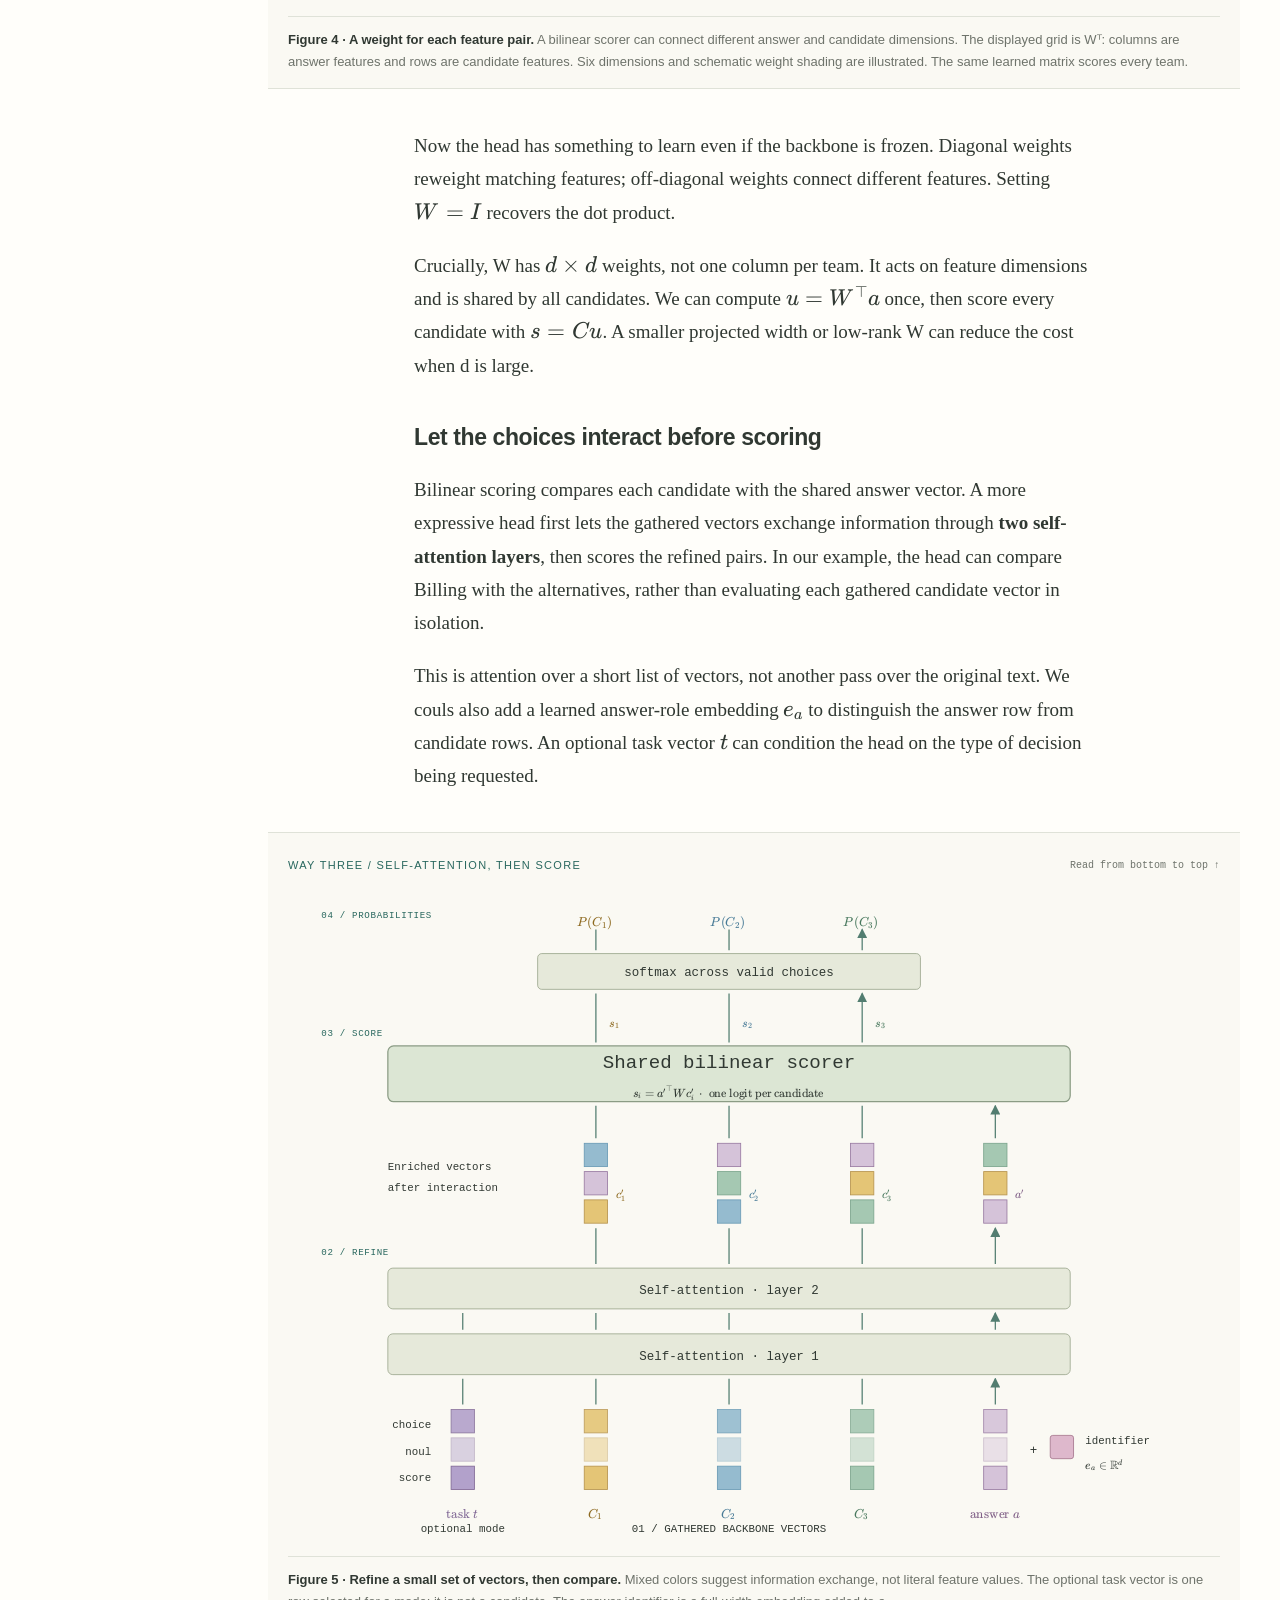
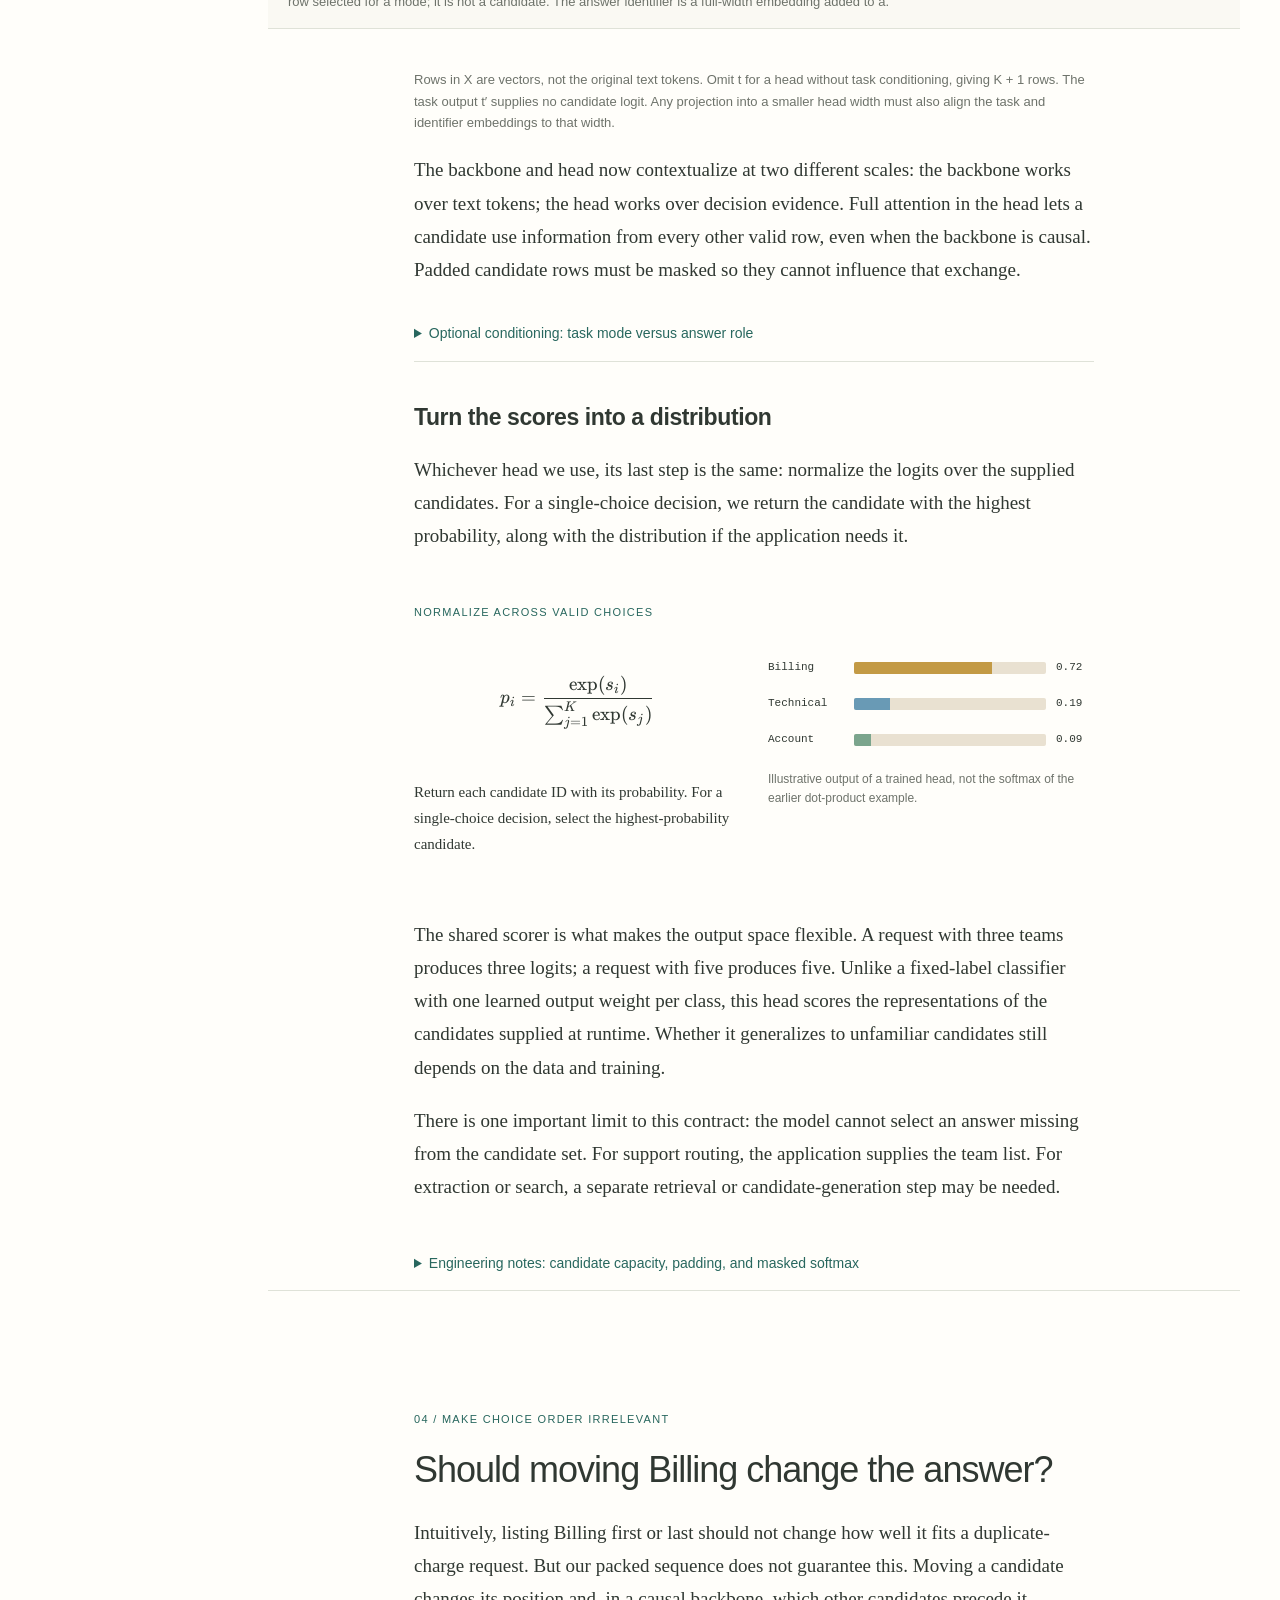
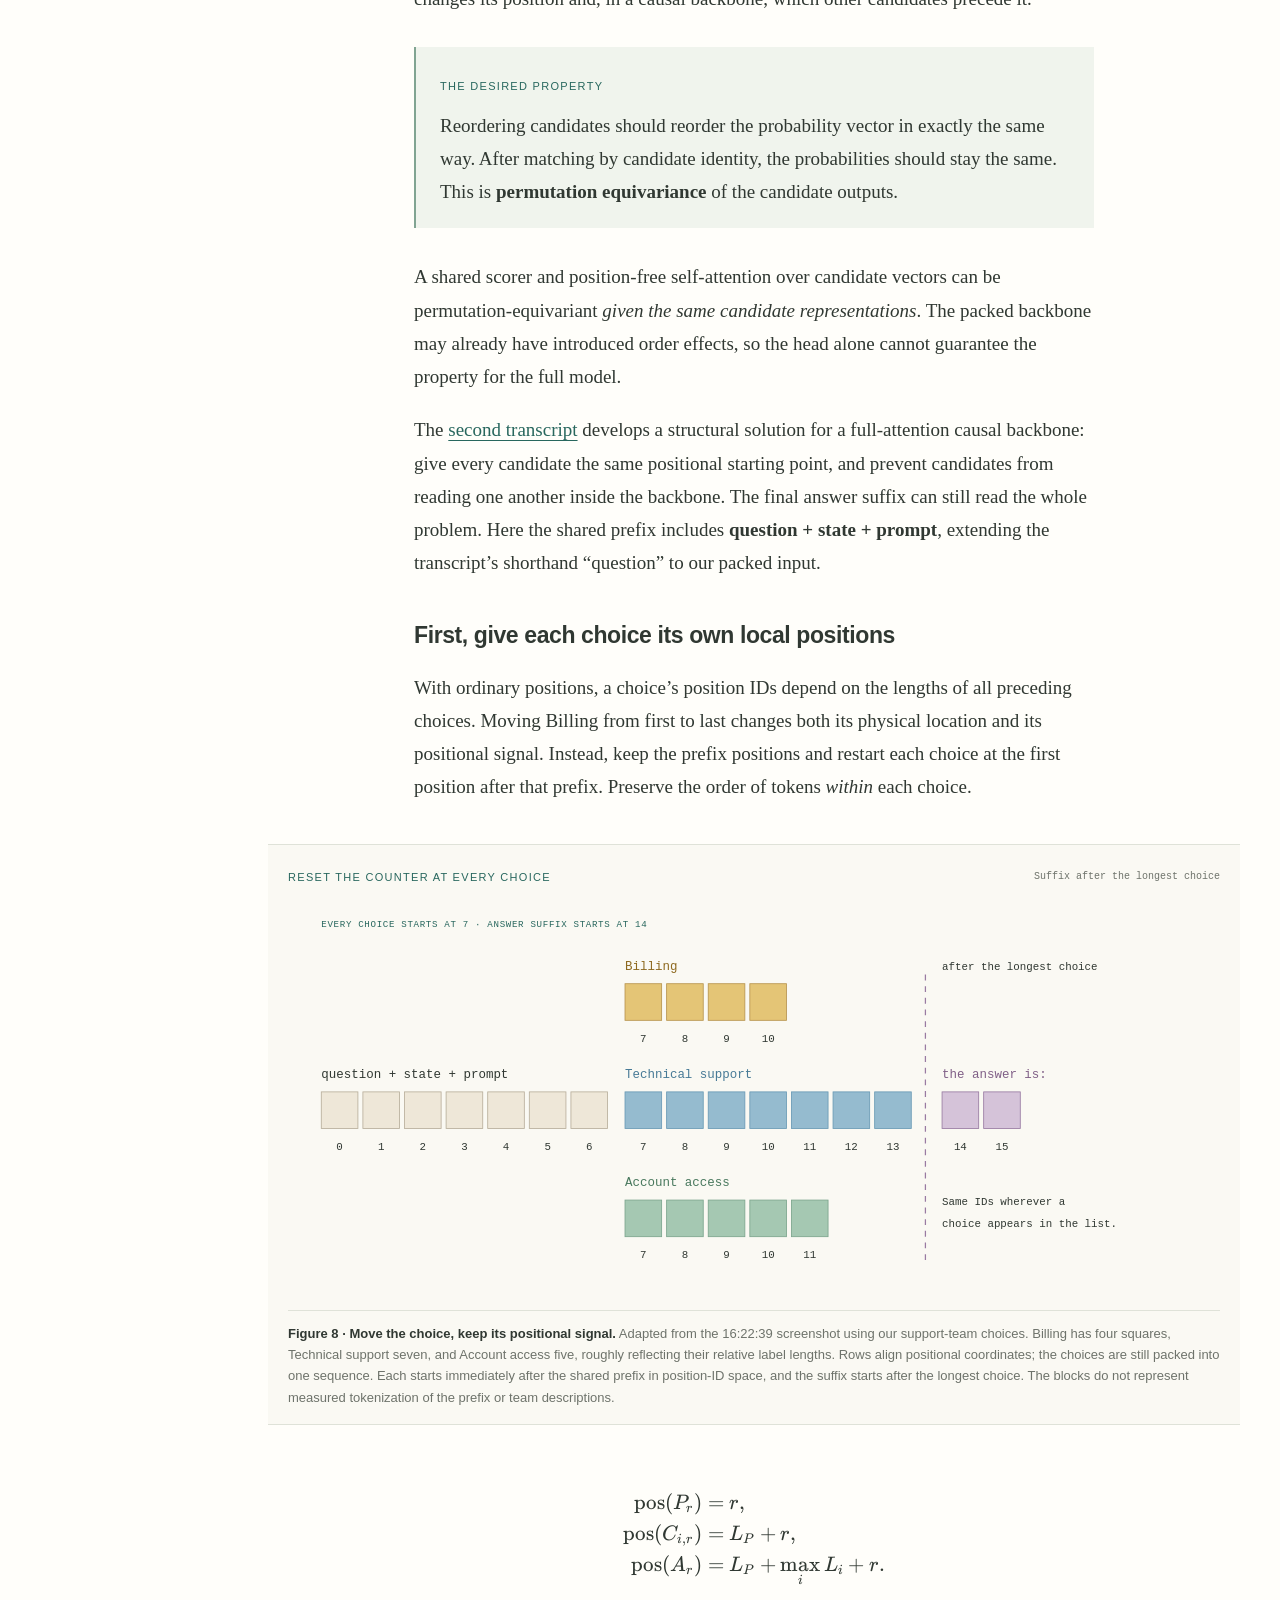
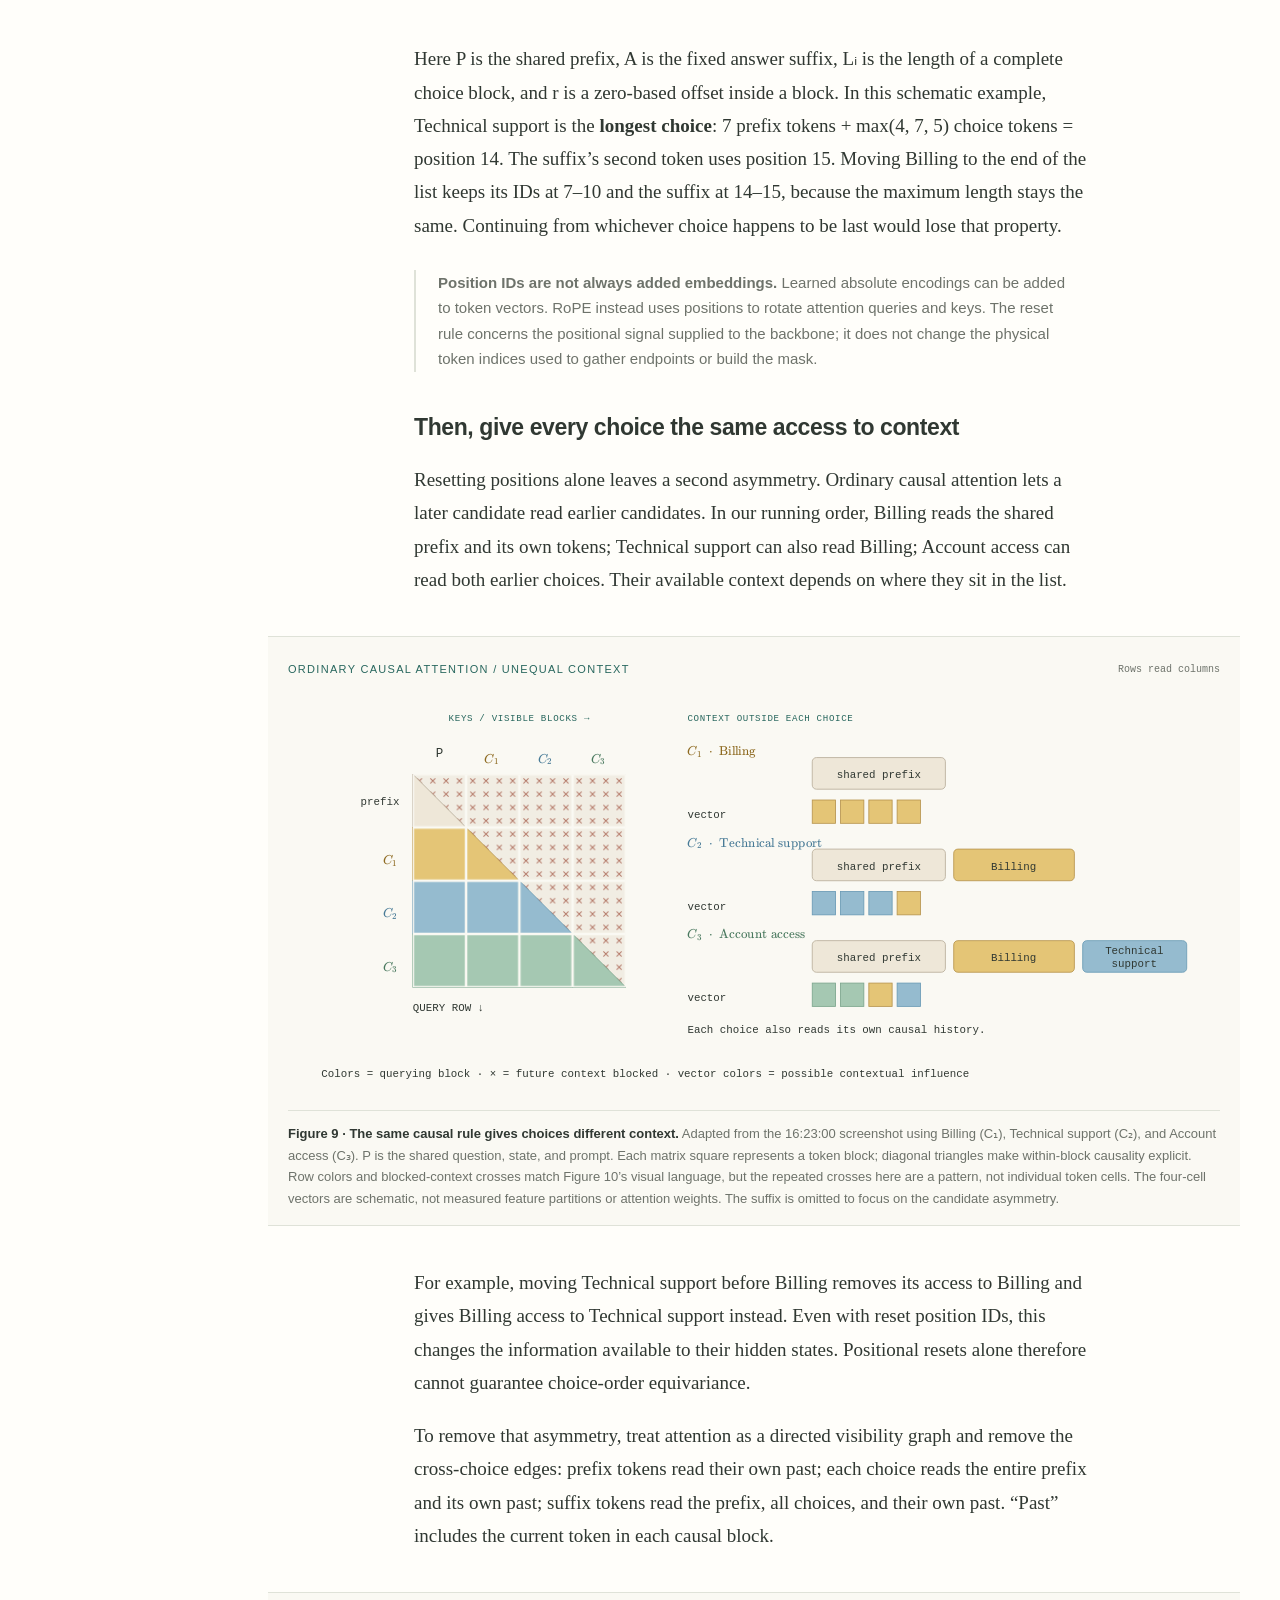
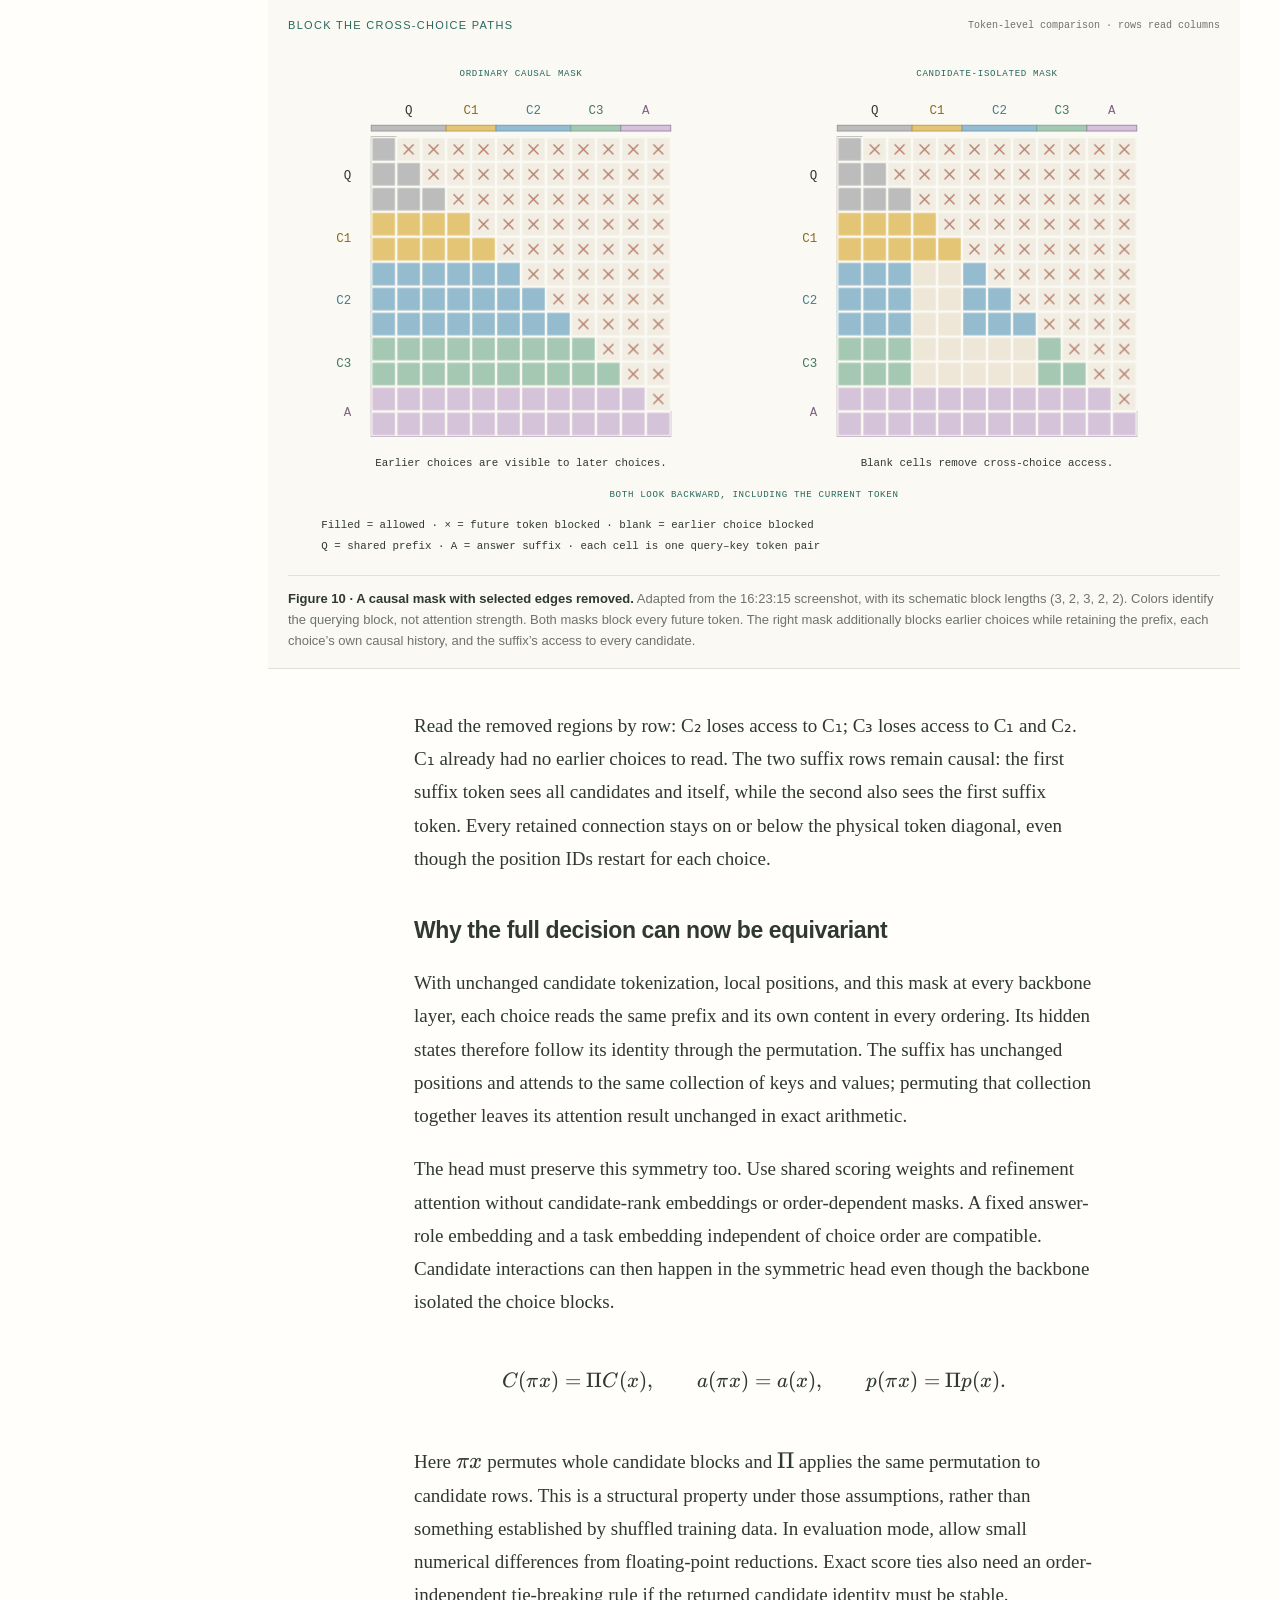
<file: sodm-explainer/architecture.html>
<!doctype html>
<html lang="en">
<head>
  <meta charset="utf-8">
  <meta name="viewport" content="width=device-width, initial-scale=1">
  <meta name="description" content="An illustrated guide to building decision models from pretrained LLMs, followed by a code-backed walkthrough of Clef-Flash's evidence routing and joint schema head.">
  <title>Decision models &amp; Clef-Flash · Learn Clef</title>
  <link rel="stylesheet" href="architecture.css">
  <link rel="stylesheet" href="vendor/katex/katex.min.css">
  <script defer src="vendor/katex/katex.min.js"></script>
  <script defer src="vendor/katex/contrib/auto-render.min.js"></script>
  <script defer src="architecture-math.js"></script>
</head>
<body>
  <a class="skip-link" href="#overview">Skip to article</a>
  <div class="shell">
    <nav class="course-nav" aria-label="Document sections">
       <p class="nav-title">PART I / DECISION MODELS</p>
        <a href="#overview">Input, output, and key ideas</a>
        <a href="#question-types">Three question types, one core</a>
       <a href="#packing">Describe the decision</a>
       <a href="#representations">Reuse the representations</a>
       <a href="#head">Learn to compare</a>
        <a href="#order">Make choice order irrelevant</a>
        <a href="#training">Train the model</a>
       <p class="nav-title nav-part">PART II / CLEF-FLASH</p>
       <a href="#clef">Beyond a few vectors</a>
       <a href="#clef-memory">Keep the evidence</a>
       <a href="#clef-routing">Route options to tokens</a>
       <a href="#clef-fields">Decide fields jointly</a>
        <a href="#clef-scoring">Score and return answers</a>
        <a href="#clef-training">Post-train for calibrated decisions</a>
      <a class="reference-link" href="#sources">Sources &amp; reading notes</a>
    </nav>
    <main>
      <article aria-labelledby="article-title">
      <section id="overview">
        <p class="kicker">Architecture walkthrough</p>
        <h1 id="article-title">Decision models<br>&amp; Clef-Flash</h1>
        <p class="lead">This guide explains how a pretrained language model can make decisions by scoring supplied options instead of generating answer text.</p>
        <p><strong>Part I</strong> builds a simple decision-model blueprint: pack the state, question, and candidates; extract their representations; learn to compare them; and examine training and choice-order effects.</p>
        <p><strong>Part II</strong> describes Cloudflare's <a href="https://huggingface.co/Cloudflare/clef-flash">Clef-Flash implementation</a>. Its joint schema head keeps token evidence available, lets options read that evidence, and lets related questions interact before returning typed answers.</p>
        <h3>TL;DR</h3>
        <ol class="article-list">
          <li><strong>Reuse pretrained language representations.</strong> The transformer turns the request and candidate descriptions into contextual vectors.</li>
          <li><strong>Learn a shared comparison rule.</strong> A decision head produces one score per supplied candidate. Softmax converts the scores into probabilities. The output is indexed by the request’s choices rather than the LLM’s vocabulary.</li>
          <li><strong>In Clef-Flash, keep the evidence accessible.</strong> Options read token-level evidence, and related questions exchange information before their options are scored.</li>
        </ol>
      </section>

      <section id="question-types" class="chapter-section">
        <p class="kicker">Before the architecture / Question types</p>
        <h2>Three ways to interpret option probabilities</h2>
        <p>A conventional sentiment classifier has a fixed output space: positive, negative, and neutral. The developer knows those labels before training and can build a three-output classification head. A general-purpose decision model instead receives <strong>the question and its candidate descriptions with each request</strong>. Today it might choose a support team; tomorrow it might compare refund reasons. Its shared scorer operates on candidate representations rather than a permanently assigned set of class outputs.</p>
        <p>“Universal” describes that flexible contract, not unlimited capacity or guaranteed generalization. Candidate descriptions can be detailed and candidate counts can vary, subject to context, compute, and serving limits. Within that contract, <strong><code>choice</code>, <code>noul</code>, and <code>score</code> are closely related architecturally</strong>:</p>
        <div class="schema-decisions question-type-cards">
          <section class="schema-decision" aria-labelledby="type-choice">
            <div class="schema-card-heading"><h3 id="type-choice">Choose among alternatives</h3><span class="schema-type">choice</span></div>
            <p>Which team should handle the duplicate-charge request?</p>
            <ul class="schema-options" aria-label="Choice candidates"><li class="team-billing">Billing</li><li class="team-technical">Technical support</li><li class="team-account">Account access</li></ul>
            <p class="type-readout"><strong>Readout:</strong> probabilities over the supplied teams; return the highest-probability team when a single choice is needed.</p>
          </section>
          <section class="schema-decision" aria-labelledby="type-noul">
            <div class="schema-card-heading"><h3 id="type-noul">Evaluate a proposition</h3><span class="schema-type">noul · boolean</span></div>
            <p>Is the customer asking for a refund?</p>
            <ul class="schema-options" aria-label="Boolean candidates"><li>True / Yes</li><li>False / No</li></ul>
            <p class="type-readout"><strong>Readout:</strong> a two-choice distribution, summarized by the probability of True. This is a Bernoulli outcome, not a “null,” missing-value, or abstention response.</p>
          </section>
          <section class="schema-decision" aria-labelledby="type-score">
            <div class="schema-card-heading"><h3 id="type-score">Locate an answer on a scale</h3><span class="schema-type">score</span></div>
            <p>How urgent is the request?</p>
            <ol class="schema-options schema-levels" start="0" aria-label="Score candidates in ascending order"><li><b>0</b> Routine</li><li><b>1</b> Soon</li><li><b>2</b> Immediate</li></ol>
            <p class="type-readout"><strong>Readout:</strong> probabilities over ordered levels, mapped to a numeric summary such as their probability-weighted average. Preserve the level order and declared numeric spacing.</p>
          </section>
        </div>
        <div class="takeaway"><span class="eyebrow">The architectural common ground</span><p>Encode the state, question, and options → score valid options → normalize their scores. Boolean questions supply two options; score questions supply ordered levels. Task conditioning, training targets, and final post-processing can differ without requiring three fundamentally different backbones.</p></div>
        <p>We therefore develop the <strong>choice</strong> path first. It exposes the shared machinery; <code>noul</code> and <code>score</code> reuse it with different option semantics and readout rules. The terminology comes from the supplied material; this guide uses the local API’s spelling <code>noul</code> for the boolean mode. Part II shows its <a href="#typed-readout">concrete typed readouts</a>.</p>
        <aside class="reading-note"><p><strong>Schema-bound does not mean always correct.</strong> Restricting answers to supplied options is not a general “no hallucination” guarantee. The precise architectural guarantee is narrower: the choice readout cannot invent an out-of-schema label. It can still select the wrong team, report an overconfident probability, or miss the correct answer because that answer was never supplied.</p></aside>
      </section>

      <section id="packing" class="chapter-section">
        <p class="kicker">01 / Describe the decision</p>
        <h2>Give the model the whole decision</h2>
        <p>Start by separating the facts from the decision. The <strong>state</strong> is the customer’s message. The <strong>question</strong> asks which team should handle it. The <strong>candidates</strong> describe the available teams. The same state could support a different question—such as whether the customer needs a refund—so the question is part of the input, too.</p>
        <p>For this blueprint, we serialize the question, state, and <em>K</em> candidate descriptions together. This is a <strong>joint encoder</strong>: the transformer processes the situation and choices within the same sequence. We finish with a fixed suffix, <code>The answer is:</code>. Despite its wording, this suffix is not an invitation to generate text. It gives us a consistent location from which to read a hidden state.</p>
        <figure class="visual" id="packing-diagram">
          <div class="figure-heading"><span class="eyebrow">ONE DATASET RECORD → ONE INPUT SEQUENCE</span><span>Read from top to bottom ↓</span></div>
          <div class="diagram-scroll" tabindex="0" role="region" aria-label="Input-packing diagram; scroll horizontally on small screens">
            <svg class="architecture-map packing-map" viewBox="0 0 1120 490" xmlns="http://www.w3.org/2000/svg" role="img" aria-labelledby="packing-title packing-desc">
              <title id="packing-title">Pack the situation and choices into an input sequence</title>
              <desc id="packing-desc">A dataset example contains a state, a question, and three candidate choices. Serialize the input in this order: question, state, the prompt Pick from these options, C1, C2, C3, and the fixed suffix The answer is colon. Question and state together describe the situation.</desc>
              <defs><marker id="packing-arrow" markerWidth="8" markerHeight="8" refX="7" refY="4" orient="auto"><path d="M0 0L8 4L0 8Z" fill="#527d70"/></marker></defs>
              <text x="190" y="35" class="stage">ONE DATASET EXAMPLE</text>
              <rect class="record-outline" x="175" y="53" width="770" height="180" rx="10"/>
              <text x="205" y="99">state</text><rect class="state-block" x="355" y="73" width="380" height="38" rx="5"/><text x="545" y="98" class="center small">“I was charged twice for my subscription.”</text>
              <text x="205" y="153">question</text><rect class="question-block" x="355" y="127" width="340" height="38" rx="5"/><text x="525" y="152" class="center small">Which team should handle this request?</text>
              <text x="205" y="207">choices</text>
              <rect class="choice-one" x="355" y="181" width="128" height="38" rx="5"/><text x="419" y="200" class="center small" data-math-align="center">C₁ · Billing</text>
              <rect class="choice-two" x="499" y="181" width="190" height="38" rx="5"/><text x="594" y="200" class="center small" data-math-align="center">C₂ · Technical support</text>
              <rect class="choice-three" x="705" y="181" width="205" height="38" rx="5"/><text x="807" y="200" class="center small" data-math-align="center">C₃ · Account access</text>
              <path class="packing-edge" d="M300 238V317"/><text x="320" y="283" class="small">Serialize question, state, and choices; add prompt + suffix.</text>
              <g transform="translate(0 -80)">
              <text x="35" y="403" class="stage">ONE INPUT SEQUENCE</text>
              <rect class="record-outline" x="20" y="418" width="1080" height="69" rx="8"/>
              <rect class="question-block" x="35" y="433" width="115" height="38" rx="4"/><text x="92" y="457" class="center small">question</text>
              <rect class="state-block" x="163" y="433" width="155" height="38" rx="4"/><text x="240" y="457" class="center small">state</text>
              <rect class="question-block" x="331" y="433" width="265" height="38" rx="4"/><text x="463" y="457" class="center small">Pick from these options</text>
              <rect class="choice-one" x="609" y="433" width="80" height="38" rx="4"/><text x="649" y="452" class="center" data-math-align="center">C₁</text>
              <rect class="choice-two" x="702" y="433" width="90" height="38" rx="4"/><text x="747" y="452" class="center" data-math-align="center">C₂</text>
              <rect class="choice-three" x="805" y="433" width="80" height="38" rx="4"/><text x="845" y="452" class="center" data-math-align="center">C₃</text>
              <rect class="answer-token" x="898" y="433" width="187" height="38" rx="4"/><text x="991" y="457" class="center small">The answer is:</text>
              <path class="situation-bracket" d="M35 499V511H318V499"/><text x="177" y="539" class="center small">the situation</text>
              <text x="463" y="515" class="center small">prompt</text><text x="747" y="515" class="center small">candidate descriptions</text><text x="991" y="515" class="center small">fixed / forced ending</text>
              </g>
            </svg>
          </div>
          <figcaption><strong>Figure 1 · Pack the whole decision into one sequence.</strong> Serialize the question, state, and candidate descriptions, then add a fixed suffix for reading a hidden state.</figcaption>
        </figure>
        <p>During training, the record also carries the correct candidate’s index, <code>y</code>. For our example, that index points to Billing. Keeping the label outside the sequence is essential: the model must learn to make the decision, not read the answer out of its input.</p>
        <details><summary>Implementation note: preserve token boundaries</summary><div class="detail-body">
        <p>The tokenizer turns this text into <em>N</em> tokens. Record the index of each candidate’s last content token and the final non-padding token. Use token spans or tokenizer offsets so that punctuation, separators, and subword tokenization are handled consistently.</p>
        <div class="formula">\[\begin{aligned}
          \texttt{input\_ids} &amp;: [B,N] \\
          \texttt{choice\_end} &amp;: [B,K] \\
          \texttt{answer\_end} &amp;: [B]
        \end{aligned}\]</div>
        <p class="note">B = batch size; N and K can be padded batch dimensions. Keep token and candidate masks. Preserve all candidate boundaries and the suffix when applying a context-length budget.</p>
        </div></details>
      </section>

      <section id="representations" class="chapter-section">
        <p class="kicker">02 / Reuse the representations</p>
        <h2>Language knowledge becomes decision evidence</h2>
        <p>An LLM does more than produce vocabulary probabilities. Before its language-model head predicts a token, the transformer has built a <strong>hidden state</strong> at every input position: a vector of width <em>d</em> that represents that token in context. These are the features we want to reuse.</p>
        <p>Pass our packed sequence through the pretrained backbone and take its final hidden states, rather than its next-token logits. We then select one vector for each candidate and one shared vector after all the candidates. For the triage example, a long token sequence becomes just <strong>four vectors</strong>.</p>
        <figure class="visual">
          <div class="figure-heading"><span class="eyebrow">THE JOINT-ENCODER BLUEPRINT</span><span>Read from bottom to top ↑</span></div>
          <div class="diagram-scroll" tabindex="0" role="region" aria-label="Decision-model diagram; scroll horizontally on small screens">
            <svg class="architecture-map" data-math-render="false" viewBox="0 0 1120 735" xmlns="http://www.w3.org/2000/svg" role="img" aria-labelledby="diagram-title diagram-desc">
              <title id="diagram-title">A pretrained transformer plus a decision head</title>
              <desc id="diagram-desc">Read upward. Question, state, prompt, three candidate choices, and a fixed answer suffix are packed into a single input sequence. All input tokens pass through the pretrained transformer. The last content token of each choice supplies a choice vector, and the last suffix token supplies an answer vector. These four final hidden states enter a decision head, which outputs three scores and a softmax probability distribution. Example probabilities are 0.72, 0.19, and 0.09.</desc>
              <defs>
                <marker id="arrow" markerWidth="8" markerHeight="8" refX="7" refY="4" orient="auto-start-reverse"><path d="M0 0L8 4L0 8Z" fill="context-stroke"/></marker>
                <g id="token-row">
                  <g class="neutral-token"><rect x="75" y="0" width="20" height="20"/><rect x="115" y="0" width="20" height="20"/><rect x="170" y="0" width="20" height="20"/><rect x="210" y="0" width="20" height="20"/><rect x="250" y="0" width="20" height="20"/><rect x="310" y="0" width="20" height="20"/><rect x="355" y="0" width="20" height="20"/><rect x="400" y="0" width="20" height="20"/></g>
                  <g class="choice-one"><rect class="faded" x="475" y="0" width="20" height="20"/><rect x="515" y="0" width="20" height="20"/></g>
                  <g class="choice-two"><rect class="faded" x="590" y="0" width="20" height="20"/><rect class="faded" x="630" y="0" width="20" height="20"/><rect x="670" y="0" width="20" height="20"/></g>
                  <g class="choice-three"><rect class="faded" x="745" y="0" width="20" height="20"/><rect x="785" y="0" width="20" height="20"/></g>
                  <g class="answer-token"><rect class="faded" x="900" y="0" width="20" height="20"/><rect x="970" y="0" width="20" height="20"/></g>
                </g>
              </defs>

              <text x="40" y="44" class="stage">04 / PROBABILITIES</text>
              <text x="545" y="45" class="probability c1">0.72</text><text x="685" y="45" class="probability c2">0.19</text><text x="825" y="45" class="probability c3">0.09</text>
              <text x="545" y="70" class="center small" data-tex="P(C_1)">P(C₁)</text><text x="685" y="70" class="center small" data-tex="P(C_2)">P(C₂)</text><text x="825" y="70" class="center small" data-tex="P(C_3)">P(C₃)</text>
              <path class="edge c1" d="M545 113V83"/><path class="edge c2" d="M685 113V83"/><path class="edge c3" d="M825 113V83"/>
              <a href="#head" aria-label="Read about the decision head"><rect class="head-block" x="475" y="116" width="420" height="92" rx="6"/><text x="685" y="153" class="center block-title">Decision head</text><text x="685" y="182" class="center small">one score per choice → softmax</text></a>
              <text x="40" y="160" class="stage">03 / LEARNED READOUT</text>
              <text x="40" y="184" class="small">K choice vectors + 1 answer vector</text>
              <path class="edge c1" d="M525 291V211"/><path class="edge c2" d="M680 291V211"/><path class="edge c3" d="M795 291V211"/>
              <path class="edge answer" d="M980 291V163H900"/>
              <text x="539" y="254" class="small c1" data-tex="c_1">c₁</text><text x="694" y="254" class="small c2" data-tex="c_2">c₂</text><text x="809" y="254" class="small c3" data-tex="c_3">c₃</text><text x="993" y="254" class="small answer" data-tex="a">a</text>
              <use href="#token-row" y="295"/>
              <g class="token-tracks"><path d="M85 318V616M125 318V616M180 318V616M220 318V616M260 318V616M320 318V616M365 318V616M410 318V616M485 318V616M525 318V616M600 318V616M640 318V616M680 318V616M755 318V616M795 318V616M910 318V616M980 318V616"/></g>
              <a href="#representations" aria-label="Read about the pretrained backbone">
                <rect class="layer" x="55" y="338" width="985" height="46" rx="3"/><text x="550" y="367" class="center">Transformer layer · final hidden states</text>
                <use href="#token-row" y="405"/>
                <rect class="layer" x="55" y="449" width="985" height="46" rx="3"/><text x="550" y="478" class="center">Transformer layers · contextualize every token</text>
                <text x="550" y="524" class="center small">⋮ repeated backbone blocks ⋮</text>
                <rect class="layer" x="55" y="543" width="985" height="46" rx="3"/><text x="550" y="572" class="center">Transformer layer · pretrained language knowledge</text>
              </a>
              <text x="40" y="330" class="stage">02 / BACKBONE</text>
              <use href="#token-row" y="603"/>
              <g class="input-strip">
                <rect x="55" y="645" width="100" height="38" rx="3"/><rect x="162" y="645" width="130" height="38" rx="3"/><rect x="299" y="645" width="145" height="38" rx="3"/>
                <rect class="choice-one" x="464" y="645" width="81" height="38" rx="3"/><rect class="choice-two" x="580" y="645" width="120" height="38" rx="3"/><rect class="choice-three" x="735" y="645" width="80" height="38" rx="3"/><rect class="answer-token" x="880" y="645" width="150" height="38" rx="3"/>
              </g>
              <text x="105" y="669" class="center small">question</text><text x="227" y="669" class="center small">state</text><text x="372" y="669" class="center small">prompt</text><text x="505" y="669" class="center small">C₁</text><text x="640" y="669" class="center small">C₂</text><text x="775" y="669" class="center small">C₃</text><text x="955" y="669" class="center small">fixed suffix</text>
              <text x="40" y="718" class="stage">01 / ONE PACKED INPUT SEQUENCE</text><text x="1040" y="718" class="small right">All tokens are supplied in advance.</text>
            </svg>
          </div>
          <figcaption><strong>Figure 2 · A new readout on a pretrained backbone.</strong> Read upward: all tokens pass through the transformer, but only the three candidate endpoints and the final suffix state enter the decision head. Token counts and output probabilities are illustrative.</figcaption>
        </figure>
        <p>The <strong>candidate vector</strong> \(c_i = H[\operatorname{end}(C_i)]\) comes from the last content token of candidate i. With full causal attention, it has access to that candidate’s text and everything before it. The <strong>answer vector</strong> \(a = H[\text{last non-padding token}]\) comes from the final suffix token, which has access to the question, state, and all the choices.</p>
        <p>“Answer vector” names its role in our architecture; it is not an answer the LLM has generated. The suffix makes a convenient readout location, but pretraining does not guarantee that this state is already a good summary for our task. The decision objective will teach the trainable parts of the model how to use it.</p>
        <p>The head receives <strong>K + 1 vectors</strong>, each of width <em>d</em>. Endpoint gathering is a simple readout strategy; span pooling or a learned pooling operation are other design choices.</p>
        <details><summary>How can a causal LLM process this in one forward pass?</summary><div class="detail-body"><p>Every input token is already known. A transformer can process the supplied sequence in one forward evaluation while a causal attention mask restricts each position to its prefix. Layers still execute in sequence; there is no loop that generates an answer token and feeds it back into the model.</p><p>Call the backbone’s hidden-state forward path and pass the selected vectors to the decision head. Computing next-token vocabulary logits is unnecessary for this readout.</p></div></details>
        <details><summary>Causal versus bidirectional attention</summary><div class="detail-body"><p><strong>Causal:</strong> a candidate can see earlier candidates but not later ones. The final suffix can see all candidates. <strong>Bidirectional:</strong> candidate tokens can attend in both directions, subject to masking and context limits.</p><p>Both support this readout pattern. Retain the pretrained backbone’s attention behavior for a straightforward baseline; changing its mask is an architectural adaptation that needs training and evaluation.</p></div></details>
      </section>

      <section id="head" class="chapter-section">
        <p class="kicker">03 / Learn to compare</p>
        <h2>From a few vectors to a choice</h2>
        <p>We now have representations of the decision and its choices, but not yet a rule for selecting a team. The head supplies that rule. It applies the <strong>same scoring function</strong> to each pair \((a,c_i)\), producing one scalar score, or logit, per candidate.</p>
        <p>There are several ways to build this comparison. We can start with a dot product, make the comparison itself learnable, then let the vectors exchange information before scoring. Each step adds flexibility; none guarantees an improvement without training and evaluation.</p>
        <h3 id="dot-product">Start with a dot product</h3>
        <p>Reuse the answer vector <code>a</code> for every candidate. Multiply each of its dimensions by the matching dimension of <code>cᵢ</code>, then add those products into a single score. All candidate scores can be computed together as a matrix–vector product.</p>
        <figure class="visual" id="dot-product-diagram">
          <div class="figure-heading"><span class="eyebrow">WAY ONE / DOT PRODUCT</span><span>One answer vector → K comparisons</span></div>
          <div class="diagram-scroll" tabindex="0" role="region" aria-label="Dot-product scoring diagram; scroll horizontally on small screens">
            <svg class="architecture-map dot-product-map" viewBox="0 0 1120 440" xmlns="http://www.w3.org/2000/svg" role="img" aria-labelledby="dot-title dot-desc">
              <title id="dot-title">Compare the answer vector with every choice vector</title>
              <desc id="dot-desc">The same answer vector branches into three dot-product comparisons, one with each candidate vector. Six squares represent illustrative feature dimensions, not tokens. Candidate C1, marked as the ground-truth choice, receives score 0.94; C2 receives 0.36; C3 receives 0.29. These are illustrative similarity scores before softmax, not probabilities.</desc>
              <defs>
                <g id="dot-vector">
                  <rect x="0" y="0" width="27" height="30" opacity=".85"/><rect x="33" y="0" width="27" height="30" opacity=".4"/><rect x="66" y="0" width="27" height="30" opacity=".7"/><rect x="99" y="0" width="27" height="30" opacity=".3"/><rect x="132" y="0" width="27" height="30"/><rect x="165" y="0" width="27" height="30" opacity=".6"/>
                </g>
              </defs>
              <text x="40" y="177" class="stage" data-tex="\text{ANSWER VECTOR } a">ANSWER VECTOR a</text>
              <use href="#dot-vector" class="answer-token" x="40" y="200"/>
              <text x="40" y="258" class="small">same a for every choice</text>
              <path class="comparison-branch" d="M250 215L425 95M250 215H425M250 215L425 335"/>
              <g class="dot-operation"><circle cx="338" cy="155" r="17"/><circle cx="338" cy="215" r="17"/><circle cx="338" cy="275" r="17"/></g>
              <text x="338" y="161" class="center">·</text><text x="338" y="221" class="center">·</text><text x="338" y="281" class="center">·</text>
              <text x="450" y="57" class="c1">C₁ · correct choice</text>
              <use href="#dot-vector" class="choice-one" x="450" y="80"/>
              <text x="450" y="177" class="c2">C₂</text>
              <use href="#dot-vector" class="choice-two" x="450" y="200"/>
              <text x="450" y="297" class="c3">C₃</text>
              <use href="#dot-vector" class="choice-three" x="450" y="320"/>
              <text x="675" y="102" class="center">=</text><text x="675" y="222" class="center">=</text><text x="675" y="342" class="center">=</text>
              <text x="720" y="38" class="stage">SIMILARITY SCORE sᵢ</text>
              <text x="720" y="62" class="small">before softmax</text>
              <rect class="choice-one" x="720" y="86" width="263.2" height="18" rx="2"/><text x="1060" y="102" class="right">0.94</text>
              <rect class="choice-two" x="720" y="206" width="100.8" height="18" rx="2"/><text x="1060" y="222" class="right">0.36</text>
              <rect class="choice-three" x="720" y="326" width="81.2" height="18" rx="2"/><text x="1060" y="342" class="right">0.29</text>
              <text x="40" y="407" class="small">Squares = feature dimensions within a vector. Colors identify candidates; shading is schematic.</text>
            </svg>
          </div>
          <figcaption><strong>Figure 3 · One answer vector, three comparisons.</strong> The squares now represent feature dimensions, not tokens. Billing has the highest illustrative score. “Correct” identifies the external training label; the head does not receive it. Shading is schematic.</figcaption>
        </figure>
        <p>A bare dot product has no trainable parameters. If we use it as our head, learning must happen in the backbone or in added projections. We cannot assume that pretrained hidden states already align in the way the routing task needs.</p>
        <h3 id="bilinear">Make the comparison learnable</h3>
        <p>A dot product pairs matching dimensions. A <strong>bilinear layer</strong> inserts a learned matrix <code>W</code>, so any answer dimension can interact with any choice dimension. Each pair contributes a weighted product; summing those contributions gives one candidate score.</p>
        <figure class="visual" id="bilinear-diagram">
          <div class="figure-heading"><span class="eyebrow">WAY TWO / BILINEAR LAYER</span><span>A learned weight for every feature pair</span></div>
          <div class="diagram-scroll" tabindex="0" role="region" aria-label="Bilinear scoring diagram; scroll horizontally on small screens">
            <svg class="architecture-map bilinear-map" viewBox="0 0 1120 540" xmlns="http://www.w3.org/2000/svg" role="img" aria-labelledby="bilinear-title bilinear-desc">
              <title id="bilinear-title">A learned matrix connects answer and choice features</title>
              <desc id="bilinear-desc">Six illustrative answer dimensions run across the top, and six dimensions of candidate C1 run down the left. A six-by-six grid contains a learned weight for each feature pair. With answer dimensions as columns and choice dimensions as rows, the displayed grid is W transposed. The score is a transposed times W times c1. The same matrix is reused for C2 and C3. Setting W to the identity recovers the dot product.</desc>
              <defs>
                <g id="bilinear-weight-row">
                  <rect x="0" y="0" width="42" height="42" opacity=".35"/><rect x="50" y="0" width="42" height="42" opacity=".65"/><rect x="100" y="0" width="42" height="42"/><rect x="150" y="0" width="42" height="42" opacity=".5"/><rect x="200" y="0" width="42" height="42" opacity=".8"/><rect x="250" y="0" width="42" height="42" opacity=".45"/>
                </g>
              </defs>
              <g transform="translate(244 0)">
              <text x="170" y="40" class="stage" data-tex="\text{ANSWER DIMENSIONS } a_r \rightarrow">ANSWER DIMENSIONS aᵣ →</text>
              <g class="answer-token">
                <rect x="170" y="58" width="42" height="42" opacity=".85"/><rect x="220" y="58" width="42" height="42" opacity=".4"/><rect x="270" y="58" width="42" height="42" opacity=".7"/><rect x="320" y="58" width="42" height="42" opacity=".3"/><rect x="370" y="58" width="42" height="42"/><rect x="420" y="58" width="42" height="42" opacity=".6"/>
              </g>
              <text x="72" y="119" class="c1">C₁</text>
              <g class="choice-one">
                <rect x="70" y="140" width="42" height="42"/><rect x="70" y="190" width="42" height="42" opacity=".4"/><rect x="70" y="240" width="42" height="42" opacity=".7"/><rect x="70" y="290" width="42" height="42" opacity=".3"/><rect x="70" y="340" width="42" height="42" opacity=".85"/><rect x="70" y="390" width="42" height="42" opacity=".6"/>
              </g>
              <text transform="translate(40 430) rotate(-90)" class="small" data-tex="\text{choice dimensions } c_{1t} \rightarrow">choice dimensions c₁ₜ →</text>
              <g class="learned-weights">
                <use href="#bilinear-weight-row" x="170" y="140"/>
                <use href="#bilinear-weight-row" transform="translate(462 190) scale(-1 1)"/>
                <use href="#bilinear-weight-row" x="170" y="240" opacity=".65"/>
                <use href="#bilinear-weight-row" transform="translate(462 290) scale(-1 1)" opacity=".8"/>
                <use href="#bilinear-weight-row" x="170" y="340" opacity=".85"/>
                <use href="#bilinear-weight-row" transform="translate(462 390) scale(-1 1)"/>
              </g>
              </g>
              <text x="560" y="470" class="center block-title" data-tex="\text{score} = a^\top Wc_1">score = aᵀ W c₁</text>
              <text x="560" y="506" class="center">One learned matrix, shared by all choices.</text>
            </svg>
          </div>
          <figcaption><strong>Figure 4 · A weight for each feature pair.</strong> A bilinear scorer can connect different answer and candidate dimensions. The displayed grid is Wᵀ: columns are answer features and rows are candidate features. Six dimensions and schematic weight shading are illustrated. The same learned matrix scores every team.</figcaption>
        </figure>
        <p>Now the head has something to learn even if the backbone is frozen. Diagonal weights reweight matching features; off-diagonal weights connect different features. Setting \(W = I\) recovers the dot product.</p>
        <p>Crucially, W has \(d\times d\) weights, not one column per team. It acts on feature dimensions and is shared by all candidates. We can compute \(u = W^\top a\) once, then score every candidate with \(s = Cu\). A smaller projected width or low-rank W can reduce the cost when d is large.</p>
        <h3 id="attention-head">Let the choices interact before scoring</h3>
        <p>Bilinear scoring compares each candidate with the shared answer vector. A more expressive head first lets the gathered vectors exchange information through <strong>two self-attention layers</strong>, then scores the refined pairs. In our example, the head can compare Billing with the alternatives, rather than evaluating each gathered candidate vector in isolation.</p>
        <p>This is attention over a short list of vectors, not another pass over the original text. We couls also add a learned answer-role embedding \(e_a\) to distinguish the answer row from candidate rows. An optional task vector \(t\) can condition the head on the type of decision being requested.</p>
        <figure class="visual" id="attention-diagram">
          <div class="figure-heading"><span class="eyebrow">WAY THREE / SELF-ATTENTION, THEN SCORE</span><span>Read from bottom to top ↑</span></div>
          <div class="diagram-scroll" tabindex="0" role="region" aria-label="Attention-refined decision-head diagram; scroll horizontally on small screens">
            <svg class="architecture-map attention-map" viewBox="0 0 1120 790" xmlns="http://www.w3.org/2000/svg" role="img" aria-labelledby="attention-title attention-desc">
              <title id="attention-title">Two self-attention layers enrich the vectors before bilinear scoring</title>
              <desc id="attention-desc">Read upward. An optional task embedding, three gathered choice vectors, and the answer vector plus an answer-role identifier enter two self-attention layers. The task embedding is selected for the requested mode: choice, null, or score. Enriched choice and answer vectors feed a shared bilinear scorer, yielding one logit per candidate. Softmax across the candidate logits gives P(C1), P(C2), and P(C3). Mixed vector colors illustrate information exchange, not literal feature values. The task output is not a candidate.</desc>
              <defs>
                <marker id="attention-arrow" markerWidth="8" markerHeight="8" refX="7" refY="4" orient="auto"><path d="M0 0L8 4L0 8Z" fill="#527d70"/></marker>
                <g id="attention-vector"><rect width="28" height="28" opacity=".9"/><rect y="34" width="28" height="28" opacity=".45"/><rect y="68" width="28" height="28"/></g>
              </defs>
              <text x="40" y="37" class="stage">04 / PROBABILITIES</text>
              <text x="370" y="40" class="center c1" data-tex="P(C_1)">P(C₁)</text><text x="530" y="40" class="center c2" data-tex="P(C_2)">P(C₂)</text><text x="690" y="40" class="center c3" data-tex="P(C_3)">P(C₃)</text>
              <path class="refine-edge" d="M370 76V51M530 76V51M690 76V51"/>
              <rect class="layer" x="300" y="80" width="460" height="43" rx="5"/><text x="530" y="107" class="center">softmax across valid choices</text>
              <path class="refine-edge" d="M370 187V128M530 187V128M690 187V128"/>
              <text x="386" y="159" class="small c1" data-tex="s_1">s₁</text><text x="546" y="159" class="small c2" data-tex="s_2">s₂</text><text x="706" y="159" class="small c3" data-tex="s_3">s₃</text>
              <text x="40" y="179" class="stage">03 / SCORE</text>
              <rect class="head-block" x="120" y="191" width="820" height="67" rx="7"/>
              <text x="530" y="218" class="center block-title">Shared bilinear scorer</text><text x="530" y="243" class="center small" data-tex="s_i = {a'}^\top Wc'_i\;\cdot\;\text{one logit per candidate}">sᵢ = a′ᵀ W c′ᵢ · one logit per candidate</text>
              <path class="refine-edge" d="M370 302V263M530 302V263M690 302V263M850 302V263"/>
              <g transform="translate(356 308)"><rect class="choice-two" width="28" height="28"/><rect class="answer-token" y="34" width="28" height="28"/><rect class="choice-one" y="68" width="28" height="28"/></g>
              <g transform="translate(516 308)"><rect class="answer-token" width="28" height="28"/><rect class="choice-three" y="34" width="28" height="28"/><rect class="choice-two" y="68" width="28" height="28"/></g>
              <g transform="translate(676 308)"><rect class="answer-token" width="28" height="28"/><rect class="choice-one" y="34" width="28" height="28"/><rect class="choice-three" y="68" width="28" height="28"/></g>
              <g transform="translate(836 308)"><rect class="choice-three" width="28" height="28"/><rect class="choice-one" y="34" width="28" height="28"/><rect class="answer-token" y="68" width="28" height="28"/></g>
              <text x="394" y="365" class="small c1" data-tex="c'_1">c′₁</text><text x="554" y="365" class="small c2" data-tex="c'_2">c′₂</text><text x="714" y="365" class="small c3" data-tex="c'_3">c′₃</text><text x="874" y="365" class="small answer" data-tex="a'">a′</text>
              <text x="120" y="340" class="small">Enriched vectors</text><text x="120" y="365" class="small">after interaction</text>
              <path class="refine-edge" d="M370 453V410M530 453V410M690 453V410M850 453V410"/>
              <text x="40" y="442" class="stage">02 / REFINE</text>
              <rect class="layer" x="120" y="458" width="820" height="49" rx="6"/><text x="530" y="489" class="center">Self-attention · layer 2</text>
              <path class="refine-edge" d="M210 532V512M370 532V512M530 532V512M690 532V512M850 532V512"/>
              <rect class="layer" x="120" y="537" width="820" height="49" rx="6"/><text x="530" y="568" class="center">Self-attention · layer 1</text>
              <path class="refine-edge" d="M210 622V591M370 622V591M530 622V591M690 622V591M850 622V591"/>
              <use href="#attention-vector" class="task-token" x="196" y="628"/>
              <use href="#attention-vector" class="choice-one" x="356" y="628"/><use href="#attention-vector" class="choice-two" x="516" y="628"/><use href="#attention-vector" class="choice-three" x="676" y="628"/>
              <use href="#attention-vector" class="answer-token" x="836" y="628"/>
              <text x="172" y="650" class="right small">choice</text><text x="172" y="682" class="right small">noul</text><text x="172" y="714" class="right small">score</text>
              <text x="896" y="681" class="center">+</text><rect class="role-token" x="916" y="659" width="28" height="28" rx="3"/>
              <text x="958" y="669" class="small">identifier</text><text x="958" y="690" class="small" data-tex="e_a \in \mathbb{R}^d">eₐ ∈ ℝᵈ</text>
              <text x="210" y="751" class="center task-label">task t</text><text x="370" y="751" class="center c1">C₁</text><text x="530" y="751" class="center c2">C₂</text><text x="690" y="751" class="center c3">C₃</text><text x="850" y="751" class="center answer">answer a</text>
              <text x="210" y="775" class="center small">optional mode</text><text x="530" y="775" class="center small">01 / GATHERED BACKBONE VECTORS</text>
            </svg>
          </div>
          <figcaption><strong>Figure 5 · Refine a small set of vectors, then compare.</strong> Mixed colors suggest information exchange, not literal feature values. The optional task vector is one row selected for a mode; it is not a candidate. The answer identifier is a full-width embedding added to a.</figcaption>
        </figure>
        <p class="note">Rows in X are vectors, not the original text tokens. Omit t for a head without task conditioning, giving K + 1 rows. The task output t′ supplies no candidate logit. Any projection into a smaller head width must also align the task and identifier embeddings to that width.</p>
        <p>The backbone and head now contextualize at two different scales: the backbone works over text tokens; the head works over decision evidence. Full attention in the head lets a candidate use information from every other valid row, even when the backbone is causal. Padded candidate rows must be masked so they cannot influence that exchange.</p>
        <details><summary>Optional conditioning: task mode versus answer role</summary><div class="detail-body"><p>The source illustrates task modes named <code>choice</code>, <code>null</code>, and <code>score</code>. The task vector t is selected for a mode and enters attention as its own row. The answer-role embedding eₐ is instead added elementwise to a. These are two different signals, and neither adds a candidate logit.</p><p>This section follows only the single-choice probability path. Adding a task vector does not, by itself, define abstention or scoring behavior; those need their own output rules and training objectives.</p></div></details>
        <h3>Turn the scores into a distribution</h3>
        <p>Whichever head we use, its last step is the same: normalize the logits over the supplied candidates. For a single-choice decision, we return the candidate with the highest probability, along with the distribution if the application needs it.</p>
        <div class="readout">
          <div><span class="eyebrow">NORMALIZE ACROSS VALID CHOICES</span><div class="formula">\[p_i = \frac{\exp(s_i)}{\sum_{j=1}^{K}\exp(s_j)}\]</div><p>Return each candidate ID with its probability. For a single-choice decision, select the highest-probability candidate.</p></div>
          <div class="probabilities" aria-label="Illustrative output probabilities">
            <div class="prob-row"><span>Billing</span><span class="bar"><i style="width:72%;background:var(--gold)"></i></span><b>0.72</b></div>
            <div class="prob-row"><span>Technical</span><span class="bar"><i style="width:19%;background:var(--blue)"></i></span><b>0.19</b></div>
            <div class="prob-row"><span>Account</span><span class="bar"><i style="width:9%;background:var(--sage)"></i></span><b>0.09</b></div>
            <p class="note">Illustrative output of a trained head, not the softmax of the earlier dot-product example.</p>
          </div>
        </div>
        <p>The shared scorer is what makes the output space flexible. A request with three teams produces three logits; a request with five produces five. Unlike a fixed-label classifier with one learned output weight per class, this head scores the representations of the candidates supplied at runtime. Whether it generalizes to unfamiliar candidates still depends on the data and training.</p>
        <p>There is one important limit to this contract: the model cannot select an answer missing from the candidate set. For support routing, the application supplies the team list. For extraction or search, a separate retrieval or candidate-generation step may be needed.</p>
        <details class="wide-detail"><summary>Engineering notes: candidate capacity, padding, and masked softmax</summary><div class="detail-body">
        <h3 id="choice-limits">How many choices can one request contain?</h3>
        <p>The number of candidates <em>K</em> can vary between requests. A deployment may set a maximum <code>K_max</code> to bound request size and processing cost. Think of this as a row of <strong>choice slots</strong>, with each supplied candidate occupying one slot.</p>
        <figure class="visual" id="choice-slots-diagram">
          <div class="figure-heading"><span class="eyebrow">A MAXIMUM NUMBER OF CHOICES</span><span>Capacity → actual request</span></div>
          <div class="diagram-scroll" tabindex="0" role="region" aria-label="Choice-slot capacity diagram; scroll horizontally on small screens">
            <svg class="architecture-map slots-map" viewBox="0 0 1120 330" xmlns="http://www.w3.org/2000/svg" role="img" aria-labelledby="slots-title slots-desc">
              <title id="slots-title">A request uses up to the supported number of choice slots</title>
              <desc id="slots-desc">A bracket labeled maximum choices spans eight empty slots, representing an illustrative deployment capacity. Below, a request with three candidates fills the first three slots with C1, C2, and C3. Five dashed slots indicate unused capacity. The eight-slot illustration is not the screenshot's quoted 255-option API limit. A shared bilinear matrix remains d by d regardless of candidate count.</desc>
              <text x="652" y="38" class="center stage" data-tex="\text{MAX CHOICES / } K_{\max}">MAX CHOICES / K_max</text>
              <path class="capacity-bracket" d="M260 81V63H1044V81"/>
              <text x="40" y="125">choice slots</text>
              <g class="capacity-slot"><rect x="260" y="99" width="84" height="48" rx="7"/><rect x="360" y="99" width="84" height="48" rx="7"/><rect x="460" y="99" width="84" height="48" rx="7"/><rect x="560" y="99" width="84" height="48" rx="7"/><rect x="660" y="99" width="84" height="48" rx="7"/><rect x="760" y="99" width="84" height="48" rx="7"/><rect x="860" y="99" width="84" height="48" rx="7"/><rect x="960" y="99" width="84" height="48" rx="7"/></g>
              <text x="40" y="226">this request</text><text x="40" y="250" class="small">K = 3 candidates</text>
              <rect class="choice-one" x="260" y="200" width="84" height="48" rx="7"/><rect class="choice-two" x="360" y="200" width="84" height="48" rx="7"/><rect class="choice-three" x="460" y="200" width="84" height="48" rx="7"/>
              <text x="302" y="230" class="center">C₁</text><text x="402" y="230" class="center">C₂</text><text x="502" y="230" class="center">C₃</text>
              <g class="unused-slot"><rect x="560" y="200" width="84" height="48" rx="7"/><rect x="660" y="200" width="84" height="48" rx="7"/><rect x="760" y="200" width="84" height="48" rx="7"/><rect x="860" y="200" width="84" height="48" rx="7"/><rect x="960" y="200" width="84" height="48" rx="7"/></g>
              <text x="402" y="277" class="center small">supplied candidates</text><text x="802" y="277" class="center small">unused capacity</text>
              <text x="40" y="314" class="small">Eight slots illustrate capacity. The scorer’s shared W still has shape d × d.</text>
            </svg>
          </div>
          <figcaption><strong>Figure 6 · Capacity is not the candidate count.</strong> This request uses three of eight illustrative slots. A deployment cap does not require allocating every slot for every request; a batch can use only the capacity it needs.</figcaption>
        </figure>
        <div class="two-column">
          <article class="card"><span class="eyebrow">THE LIMIT QUOTED IN THE SCREENSHOT</span><h3>At most 255 options</h3><p>The Typesafe AI documentation excerpt shown in the screenshot states that a <code>Choice</code> question allows at most <strong>255 options</strong>. This is a product limit quoted by the supplied material, rather than a universal limit of decision models.</p><p class="note">For this blueprint, W ∈ ℝ<sup>d × d</sup> acts on vector features and is reused for every candidate. A candidate-count cap does not determine its number of columns. Context length, memory, latency, and serving policy determine practical limits.</p></article>
          <article class="card"><span class="eyebrow">BEFORE THE DECISION MODEL</span><h3>Supply the candidate set</h3><p>The model selects among the candidates you provide. For extraction tasks, the screenshot suggests pattern matching for structured strings such as emails, phone numbers, or amounts; names may come from a known roster, a named-entity recognizer, or an LLM that proposes candidates.</p><p class="note">Candidate generation determines what the decision model can select. Evaluate whether the desired answer reaches the candidate set as well as how accurately the head ranks it.</p></article>
        </div>
        <div class="takeaway"><span class="eyebrow">WHEN THE CANDIDATE SET IS TOO LARGE</span><p>Narrow the decision in stages: choose a section first, then choose a span inside it, as suggested in the screenshot. For other tasks, retrieve or shortlist candidates before scoring. Keep candidate identities through each stage and evaluate the full pipeline, since early filtering can remove the correct answer.</p></div>
        <h3 id="masked-softmax">Mask unused scores before softmax</h3>
        <p>Suppose a fixed-capacity implementation reserves 255 slots and a request supplies 32 candidates. That leaves <strong>223 padded slots</strong>. Replace their logits with <code>−∞</code> before normalizing: they then contribute zero probability, and the probabilities of the 32 supplied candidates sum to one.</p>
        <figure class="visual" id="masking-diagram">
          <div class="figure-heading"><span class="eyebrow">32 SENT / 223 PADDED / 255 SLOTS</span><span>Read from top to bottom ↓</span></div>
          <div class="diagram-scroll" tabindex="0" role="region" aria-label="Masked-softmax diagram; scroll horizontally on small screens">
            <svg class="architecture-map masking-map" viewBox="0 0 1120 540" xmlns="http://www.w3.org/2000/svg" role="img" aria-labelledby="masking-title masking-desc">
              <title id="masking-title">Normalize over supplied choices by masking padded logits</title>
              <desc id="masking-desc">A 255-slot example contains 32 valid candidates and 223 padded slots. Columns show choices 1, 2, 3, an ellipsis, 32, then padded slots 33 through 255. The shared bilinear scorer computes candidate-dependent logits. Valid scores remain s1 through s32; every padded score is replaced by negative infinity. Softmax gives p1 through p32 for valid choices and zero for all padding. The valid probabilities sum to one.</desc>
              <defs><marker id="masking-arrow" markerWidth="8" markerHeight="8" refX="7" refY="4" orient="auto"><path d="M0 0L8 4L0 8Z" fill="#527d70"/></marker></defs>
              <text x="652" y="32" class="center stage">MAX CHOICES = 255</text>
              <path class="mask-bracket" d="M260 69V51H1044V69"/>
              <rect class="padding-zone" x="752" y="81" width="300" height="393" rx="8"/>
              <text x="40" y="124">choice slots</text>
              <rect class="choice-one" x="260" y="98" width="84" height="48" rx="6"/><rect class="choice-two" x="360" y="98" width="84" height="48" rx="6"/><rect class="choice-three" x="460" y="98" width="84" height="48" rx="6"/><rect class="answer-token" x="560" y="98" width="84" height="48" rx="6"/><rect class="other-choice" x="660" y="98" width="84" height="48" rx="6"/>
              <g class="masked-cell"><rect x="760" y="98" width="84" height="48" rx="6"/><rect x="860" y="98" width="84" height="48" rx="6"/><rect x="960" y="98" width="84" height="48" rx="6"/></g>
              <text x="302" y="128" class="center">1</text><text x="402" y="128" class="center">2</text><text x="502" y="128" class="center">3</text><text x="602" y="128" class="center">…</text><text x="702" y="128" class="center">32</text><text x="802" y="128" class="center">33</text><text x="902" y="128" class="center">…</text><text x="1002" y="128" class="center">255</text>
              <text x="502" y="174" class="center small">32 supplied candidates</text><text x="902" y="174" class="center small">223 padded slots</text>
              <rect class="head-block" x="260" y="197" width="484" height="66" rx="6"/>
              <text x="502" y="224" class="center" data-tex="\text{Shared scorer}\;\cdot\; s_i = a^\top Wc_i">Shared scorer · sᵢ = aᵀWcᵢ</text><text x="502" y="248" class="center small" data-tex="W \in \mathbb{R}^{d\times d}\;\cdot\;\text{reuse for each candidate}">W ∈ ℝᵈˣᵈ · reuse for each candidate</text>
              <text x="902" y="227" class="center small">Replace padded logits</text><text x="902" y="251" class="center small" data-tex="\text{with } -\infty">with −∞</text>
              <path class="mask-edge" d="M502 268V297M902 268V297"/>
              <text x="40" y="332">masked scores</text>
              <g class="score-cell"><rect x="260" y="309" width="84" height="42" rx="4"/><rect x="360" y="309" width="84" height="42" rx="4"/><rect x="460" y="309" width="84" height="42" rx="4"/><rect x="560" y="309" width="84" height="42" rx="4"/><rect x="660" y="309" width="84" height="42" rx="4"/></g>
              <g class="masked-cell"><rect x="760" y="309" width="84" height="42" rx="4"/><rect x="860" y="309" width="84" height="42" rx="4"/><rect x="960" y="309" width="84" height="42" rx="4"/></g>
              <text x="302" y="336" class="center" data-tex="s_1">s₁</text><text x="402" y="336" class="center" data-tex="s_2">s₂</text><text x="502" y="336" class="center" data-tex="s_3">s₃</text><text x="602" y="336" class="center" data-tex="\ldots">…</text><text x="702" y="336" class="center" data-tex="s_{32}">s₃₂</text><text x="802" y="336" class="center masked-label" data-tex="-\infty">−∞</text><text x="902" y="336" class="center masked-label" data-tex="-\infty">−∞</text><text x="1002" y="336" class="center masked-label" data-tex="-\infty">−∞</text>
              <path class="mask-edge" d="M502 359V403M902 359V403"/><text x="526" y="387" class="small">softmax</text><text x="926" y="387" class="small" data-tex="\exp(-\infty) = 0">exp(−∞) = 0</text>
              <text x="40" y="440">probabilities</text>
              <text x="302" y="440" class="center c1" data-tex="p_1">p₁</text><text x="402" y="440" class="center c2" data-tex="p_2">p₂</text><text x="502" y="440" class="center c3" data-tex="p_3">p₃</text><text x="602" y="440" class="center" data-tex="\ldots">…</text><text x="702" y="440" class="center" data-tex="p_{32}">p₃₂</text><text x="802" y="440" class="center masked-label">0</text><text x="902" y="440" class="center masked-label">0</text><text x="1002" y="440" class="center masked-label">0</text>
              <text x="502" y="503" class="center small" data-tex="\sum_{i=1}^{32}p_i = 1">Σᵢ₌₁³² pᵢ = 1</text><text x="902" y="503" class="center small">zero mass on padding</text>
            </svg>
          </div>
          <figcaption><strong>Figure 7 · Padding must receive no probability mass.</strong> A 255-slot example is abbreviated with ellipses. Only the 32 supplied candidates contribute to the softmax denominator. The scorer’s W acts on features, not candidate slots.</figcaption>
        </figure>
        <div class="formula">\[\begin{aligned}
          \tilde{s}_i &amp;= \begin{cases}
            s_i &amp; \text{if candidate } i \text{ is valid}, \\
            -\infty &amp; \text{otherwise}
          \end{cases} \\
          p_i &amp;= \frac{\exp(\tilde{s}_i)}{\sum_j \exp(\tilde{s}_j)},\qquad \sum_{i\,\text{valid}}p_i = 1
        \end{aligned}\]</div>
        <div class="two-column">
          <article class="card"><span class="eyebrow">A COMPLETE NUMERICAL EXAMPLE</span><h3>Five valid choices, then padding</h3><p>To make the screenshot’s visible scores fully calculable, consider a separate request with exactly five valid candidates:</p>
            <div class="formula">\[s = \begin{bmatrix}2.1 \\ 0.4 \\ -0.3 \\ 1.2 \\ -1.0\end{bmatrix},\qquad
              p \approx \begin{bmatrix}0.5797 \\ 0.1059 \\ 0.0526 \\ 0.2357 \\ 0.0261\end{bmatrix}\]</div>
            <p>Any padded slots receive \(-\infty\) logits and zero probability. The five probabilities sum to one, up to rounding.</p><p class="note">The source displays 32 choices with omitted scores, so its five displayed probabilities cannot specify that full distribution. Here all five valid scores are explicit.</p></article>
          <article class="card"><span class="eyebrow">MASK AT THE RIGHT STAGE</span><h3>Exclude padding from normalization</h3><p>A zero logit still contributes <code>exp(0) = 1</code> to the denominator. Setting padded logits to −∞ removes that contribution. Zeroing probabilities only after softmax would leave the valid probabilities summing to less than one unless renormalized.</p><p class="note">Use a numerically stable softmax and require at least one valid candidate per example. Mask padded candidates in the refinement attention too, so they cannot influence valid representations before scoring.</p></article>
        </div>
        </div></details>
      </section>

      <section id="order" class="chapter-section">
        <p class="kicker">04 / Make choice order irrelevant</p>
        <h2>Should moving Billing change the answer?</h2>
        <p>Intuitively, listing Billing first or last should not change how well it fits a duplicate-charge request. But our packed sequence does not guarantee this. Moving a candidate changes its position and, in a causal backbone, which other candidates precede it.</p>
        <div class="takeaway"><span class="eyebrow">THE DESIRED PROPERTY</span><p>Reordering candidates should reorder the probability vector in exactly the same way. After matching by candidate identity, the probabilities should stay the same. This is <strong>permutation equivariance</strong> of the candidate outputs.</p></div>
        <p>A shared scorer and position-free self-attention over candidate vectors can be permutation-equivariant <em>given the same candidate representations</em>. The packed backbone may already have introduced order effects, so the head alone cannot guarantee the property for the full model.</p>
        <p>The <a href="../slides/transcript2.txt">second transcript</a> develops a structural solution for a full-attention causal backbone: give every candidate the same positional starting point, and prevent candidates from reading one another inside the backbone. The final answer suffix can still read the whole problem. Here the shared prefix includes <strong>question + state + prompt</strong>, extending the transcript’s shorthand “question” to our packed input.</p>
        <h3 id="reset-positions">First, give each choice its own local positions</h3>
        <p>With ordinary positions, a choice’s position IDs depend on the lengths of all preceding choices. Moving Billing from first to last changes both its physical location and its positional signal. Instead, keep the prefix positions and restart each choice at the first position after that prefix. Preserve the order of tokens <em>within</em> each choice.</p>
        <figure class="visual" id="position-reset-diagram">
          <div class="figure-heading"><span class="eyebrow">Reset the counter at every choice</span><span>Suffix after the longest choice</span></div>
          <div class="diagram-scroll" tabindex="0" role="region" aria-label="Choice position reset diagram; scroll horizontally on small screens">
            <svg class="architecture-map position-map" viewBox="0 0 1120 480" xmlns="http://www.w3.org/2000/svg" role="img" aria-labelledby="positions-title positions-desc">
              <title id="positions-title">Reset each candidate to the same starting position</title>
              <desc id="positions-desc">The shared prefix contains the question, duplicate-charge message, and prompt, shown as seven schematic tokens at positions zero through six. Every choice restarts at seven: Billing has four squares at positions seven through ten, Technical support has seven at positions seven through thirteen, and Account access has five at positions seven through eleven. These illustrative lengths reflect relative label length, not measured tokenization. A dashed boundary after Technical support, the longest choice, marks where the answer suffix begins, at fourteen and fifteen. These rows align position IDs; the input remains a single packed sequence.</desc>
              <text x="40" y="35" class="stage">EVERY CHOICE STARTS AT 7 · ANSWER SUFFIX STARTS AT 14</text>
              <text x="405" y="86" class="c1">Billing</text>
              <g class="choice-one"><rect x="405" y="103" width="44" height="44"/><rect x="455" y="103" width="44" height="44"/><rect x="505" y="103" width="44" height="44"/><rect x="555" y="103" width="44" height="44"/></g>
              <g class="center small"><text x="427" y="173">7</text><text x="477" y="173">8</text><text x="527" y="173">9</text><text x="577" y="173">10</text></g>
              <text x="40" y="216">question + state + prompt</text>
              <g class="neutral-token"><rect x="40" y="233" width="44" height="44"/><rect x="90" y="233" width="44" height="44"/><rect x="140" y="233" width="44" height="44"/><rect x="190" y="233" width="44" height="44"/><rect x="240" y="233" width="44" height="44"/><rect x="290" y="233" width="44" height="44"/><rect x="340" y="233" width="44" height="44"/></g>
              <g class="center small"><text x="62" y="303">0</text><text x="112" y="303">1</text><text x="162" y="303">2</text><text x="212" y="303">3</text><text x="262" y="303">4</text><text x="312" y="303">5</text><text x="362" y="303">6</text></g>
              <text x="405" y="216" class="c2">Technical support</text>
              <g class="choice-two"><rect x="405" y="233" width="44" height="44"/><rect x="455" y="233" width="44" height="44"/><rect x="505" y="233" width="44" height="44"/><rect x="555" y="233" width="44" height="44"/><rect x="605" y="233" width="44" height="44"/><rect x="655" y="233" width="44" height="44"/><rect x="705" y="233" width="44" height="44"/></g>
              <g class="center small"><text x="427" y="303">7</text><text x="477" y="303">8</text><text x="527" y="303">9</text><text x="577" y="303">10</text><text x="627" y="303">11</text><text x="677" y="303">12</text><text x="727" y="303">13</text></g>
              <text x="405" y="346" class="c3">Account access</text>
              <g class="choice-three"><rect x="405" y="363" width="44" height="44"/><rect x="455" y="363" width="44" height="44"/><rect x="505" y="363" width="44" height="44"/><rect x="555" y="363" width="44" height="44"/><rect x="605" y="363" width="44" height="44"/></g>
              <g class="center small"><text x="427" y="433">7</text><text x="477" y="433">8</text><text x="527" y="433">9</text><text x="577" y="433">10</text><text x="627" y="433">11</text></g>
              <path class="longest-boundary" d="M766 92V438"/>
              <text x="786" y="86" class="small">after the longest choice</text>
              <text x="786" y="216" class="answer">the answer is:</text>
              <g class="answer-token"><rect x="786" y="233" width="44" height="44"/><rect x="836" y="233" width="44" height="44"/></g>
              <text x="808" y="303" class="center small">14</text><text x="858" y="303" class="center small">15</text>
              <text x="786" y="369" class="small">Same IDs wherever a</text><text x="786" y="395" class="small">choice appears in the list.</text>
            </svg>
          </div>
          <figcaption><strong>Figure 8 · Move the choice, keep its positional signal.</strong> Adapted from the 16:22:39 screenshot using our support-team choices. Billing has four squares, Technical support seven, and Account access five, roughly reflecting their relative label lengths. Rows align positional coordinates; the choices are still packed into one sequence. Each starts immediately after the shared prefix in position-ID space, and the suffix starts after the longest choice. The blocks do not represent measured tokenization of the prefix or team descriptions.</figcaption>
        </figure>
        <div class="formula">\[\begin{aligned}
          \operatorname{pos}(P_r)&amp;=r,\\
          \operatorname{pos}(C_{i,r})&amp;=L_P+r,\\
          \operatorname{pos}(A_r)&amp;=L_P+\max_i L_i+r.
        \end{aligned}\]</div>
        <p>Here P is the shared prefix, A is the fixed answer suffix, Lᵢ is the length of a complete choice block, and r is a zero-based offset inside a block. In this schematic example, Technical support is the <strong>longest choice</strong>: 7 prefix tokens + max(4, 7, 5) choice tokens = position 14. The suffix’s second token uses position 15. Moving Billing to the end of the list keeps its IDs at 7–10 and the suffix at 14–15, because the maximum length stays the same. Continuing from whichever choice happens to be last would lose that property.</p>
        <aside class="reading-note"><p><strong>Position IDs are not always added embeddings.</strong> Learned absolute encodings can be added to token vectors. RoPE instead uses positions to rotate attention queries and keys. The reset rule concerns the positional signal supplied to the backbone; it does not change the physical token indices used to gather endpoints or build the mask.</p></aside>
        <h3 id="block-attention">Then, give every choice the same access to context</h3>
        <p>Resetting positions alone leaves a second asymmetry. Ordinary causal attention lets a later candidate read earlier candidates. In our running order, Billing reads the shared prefix and its own tokens; Technical support can also read Billing; Account access can read both earlier choices. Their available context depends on where they sit in the list.</p>
        <figure class="visual" id="causal-order-diagram">
          <div class="figure-heading"><span class="eyebrow">Ordinary causal attention / unequal context</span><span>Rows read columns</span></div>
          <div class="diagram-scroll" tabindex="0" role="region" aria-label="Ordinary causal attention and choice-order effects; scroll horizontally on small screens">
            <svg class="architecture-map causal-order-map" viewBox="0 0 1120 490" xmlns="http://www.w3.org/2000/svg" role="img" aria-labelledby="causal-order-title causal-order-desc">
              <title id="causal-order-title">Later choices can read earlier choices under ordinary causal attention</title>
              <desc id="causal-order-desc">A four-block matrix has rows and columns shared prefix P, Billing C1, Technical support C2, and Account access C3. All blocks below the diagonal are allowed; diagonal blocks are internally causal. Billing sees the prefix and itself. Technical support also sees Billing. Account access also sees Billing and Technical support. Colored vector strips schematically illustrate possible influence from earlier candidates, not literal feature partitions or measured attention weights. The answer suffix is omitted.</desc>
              <defs>
                <pattern id="causal-order-grid" width="64" height="64" patternUnits="userSpaceOnUse"><rect width="64" height="64" fill="none" stroke="#faf9f3" stroke-width="3"/></pattern>
                <pattern id="causal-order-future" width="16" height="16" patternUnits="userSpaceOnUse"><rect width="16" height="16" fill="#f1ede3"/><path d="M5 5L11 11M11 5L5 11" stroke="#b47867" stroke-width="1.2"/></pattern>
              </defs>
              <text x="278" y="36" class="center stage">KEYS / VISIBLE BLOCKS →</text>
              <text x="182" y="79" class="center">P</text><text x="246" y="79" class="center c1">C₁</text><text x="310" y="79" class="center c2">C₂</text><text x="374" y="79" class="center c3">C₃</text>
              <text x="134" y="137" class="right small">prefix</text><text x="134" y="201" class="right c1">C₁</text><text x="134" y="265" class="right c2">C₂</text><text x="134" y="329" class="right c3">C₃</text>
              <g transform="translate(150 100)">
                <rect width="256" height="256" fill="url(#causal-order-future)"/>
                <g class="neutral-token"><path d="M0 0V64H64Z"/></g>
                <g class="choice-one"><rect y="64" width="64" height="64"/><path d="M64 64V128H128Z"/></g>
                <g class="choice-two"><rect y="128" width="128" height="64"/><path d="M128 128V192H192Z"/></g>
                <g class="choice-three"><rect y="192" width="192" height="64"/><path d="M192 192V256H256Z"/></g>
                <rect width="256" height="256" fill="url(#causal-order-grid)"/>
              </g>
              <text x="150" y="385" class="small">QUERY ROW ↓</text>
              <text x="480" y="36" class="stage">CONTEXT OUTSIDE EACH CHOICE</text>
              <text x="480" y="70" class="c1">C₁ · Billing</text>
              <rect class="neutral-token" x="630" y="80" width="160" height="38" rx="5"/><text x="710" y="105" class="center small">shared prefix</text>
              <text x="480" y="153" class="small">vector</text>
              <g class="choice-one"><rect x="630" y="131" width="28" height="28"/><rect x="664" y="131" width="28" height="28"/><rect x="698" y="131" width="28" height="28"/><rect x="732" y="131" width="28" height="28"/></g>
              <text x="480" y="180" class="c2">C₂ · Technical support</text>
              <rect class="neutral-token" x="630" y="190" width="160" height="38" rx="5"/><text x="710" y="215" class="center small">shared prefix</text>
              <rect class="choice-one" x="800" y="190" width="145" height="38" rx="5"/><text x="872" y="215" class="center small">Billing</text>
              <text x="480" y="263" class="small">vector</text>
              <g class="choice-two"><rect x="630" y="241" width="28" height="28"/><rect x="664" y="241" width="28" height="28"/><rect x="698" y="241" width="28" height="28"/></g><rect class="choice-one" x="732" y="241" width="28" height="28"/>
              <text x="480" y="290" class="c3">C₃ · Account access</text>
              <rect class="neutral-token" x="630" y="300" width="160" height="38" rx="5"/><text x="710" y="325" class="center small">shared prefix</text>
              <rect class="choice-one" x="800" y="300" width="145" height="38" rx="5"/><text x="872" y="325" class="center small">Billing</text>
              <rect class="choice-two" x="955" y="300" width="125" height="38" rx="5"/><text x="1017" y="316" class="center small">Technical</text><text x="1017" y="332" class="center small">support</text>
              <text x="480" y="373" class="small">vector</text>
              <g class="choice-three"><rect x="630" y="351" width="28" height="28"/><rect x="664" y="351" width="28" height="28"/></g><rect class="choice-one" x="698" y="351" width="28" height="28"/><rect class="choice-two" x="732" y="351" width="28" height="28"/>
              <text x="480" y="411" class="small">Each choice also reads its own causal history.</text>
              <text x="40" y="464" class="small">Colors = querying block · × = future context blocked · vector colors = possible contextual influence</text>
            </svg>
          </div>
          <figcaption><strong>Figure 9 · The same causal rule gives choices different context.</strong> Adapted from the 16:23:00 screenshot using Billing (C₁), Technical support (C₂), and Account access (C₃). P is the shared question, state, and prompt. Each matrix square represents a token block; diagonal triangles make within-block causality explicit. Row colors and blocked-context crosses match Figure 10’s visual language, but the repeated crosses here are a pattern, not individual token cells. The four-cell vectors are schematic, not measured feature partitions or attention weights. The suffix is omitted to focus on the candidate asymmetry.</figcaption>
        </figure>
        <p>For example, moving Technical support before Billing removes its access to Billing and gives Billing access to Technical support instead. Even with reset position IDs, this changes the information available to their hidden states. Positional resets alone therefore cannot guarantee choice-order equivariance.</p>
        <p>To remove that asymmetry, treat attention as a directed visibility graph and remove the cross-choice edges: prefix tokens read their own past; each choice reads the entire prefix and its own past; suffix tokens read the prefix, all choices, and their own past. “Past” includes the current token in each causal block.</p>
        <figure class="visual" id="block-mask-diagram">
          <div class="figure-heading"><span class="eyebrow">Block the cross-choice paths</span><span>Token-level comparison · rows read columns</span></div>
          <div class="diagram-scroll" tabindex="0" role="region" aria-label="Block-causal attention mask; scroll horizontally on small screens">
            <svg class="architecture-map block-mask-map" viewBox="0 0 1120 620" xmlns="http://www.w3.org/2000/svg" role="img" aria-labelledby="block-mask-title block-mask-desc">
              <title id="block-mask-title">Candidate-isolated causal attention with a shared answer readout</title>
              <desc id="block-mask-desc">Two 12 by 12 token masks compare ordinary causal attention with candidate-isolated attention. Both use block lengths Q equals 3, C1 equals 2, C2 equals 3, C3 equals 2, and answer suffix A equals 2. Filled cells permit attention, crosses block future tokens, and blank cells on the right remove cross-choice access. The modified mask removes C2 reading C1 and C3 reading C1 or C2: 16 connections. Both preserve self-attention, within-choice causal history, the shared prefix, and suffix access to all choices.</desc>
              <defs>
                <pattern id="block-mask-grid" width="30" height="30" patternUnits="userSpaceOnUse"><rect width="30" height="30" fill="none" stroke="#faf9f3" stroke-width="3"/></pattern>
                <pattern id="block-mask-future" width="30" height="30" patternUnits="userSpaceOnUse"><rect width="30" height="30" fill="#f1ede3"/><path d="M9 9L21 21M21 9L9 21" stroke="#b47867" stroke-width="1.5"/></pattern>
                <g id="block-mask-causal-cells">
                  <g class="neutral-token"><rect width="30" height="30"/><rect y="30" width="60" height="30"/><rect y="60" width="90" height="30"/></g>
                  <g class="choice-one"><rect y="90" width="120" height="30"/><rect y="120" width="150" height="30"/></g>
                  <g class="choice-two"><rect y="150" width="180" height="30"/><rect y="180" width="210" height="30"/><rect y="210" width="240" height="30"/></g>
                  <g class="choice-three"><rect y="240" width="270" height="30"/><rect y="270" width="300" height="30"/></g>
                  <g class="answer-token"><rect y="300" width="330" height="30"/><rect y="330" width="360" height="30"/></g>
                </g>
                <g id="block-mask-labels">
                  <text x="45" y="-27" class="center">Q</text><text x="120" y="-27" class="center c1">C1</text><text x="195" y="-27" class="center c2">C2</text><text x="270" y="-27" class="center c3">C3</text><text x="330" y="-27" class="center answer">A</text>
                  <text x="-24" y="51" class="right">Q</text><text x="-24" y="126" class="right c1">C1</text><text x="-24" y="201" class="right c2">C2</text><text x="-24" y="276" class="right c3">C3</text><text x="-24" y="336" class="right answer">A</text>
                  <rect class="neutral-token" y="-14" width="90" height="7"/><rect class="choice-one" x="90" y="-14" width="60" height="7"/><rect class="choice-two" x="150" y="-14" width="90" height="7"/><rect class="choice-three" x="240" y="-14" width="60" height="7"/><rect class="answer-token" x="300" y="-14" width="60" height="7"/>
                </g>
              </defs>
              <text x="280" y="35" class="center stage">ORDINARY CAUSAL MASK</text>
              <text x="840" y="35" class="center stage">CANDIDATE-ISOLATED MASK</text>
              <g transform="translate(100 108)">
                <use href="#block-mask-labels"/>
                <rect width="360" height="360" fill="url(#block-mask-future)"/>
                <use href="#block-mask-causal-cells"/>
                <rect width="360" height="360" fill="url(#block-mask-grid)"/>
              </g>
              <g transform="translate(660 108)">
                <use href="#block-mask-labels"/>
                <rect width="360" height="360" fill="url(#block-mask-future)"/>
                <use href="#block-mask-causal-cells"/>
                <g class="removed-connections"><rect x="90" y="150" width="60" height="90"/><rect x="90" y="240" width="150" height="60"/></g>
                <rect width="360" height="360" fill="url(#block-mask-grid)"/>
              </g>
              <text x="280" y="503" class="center small">Earlier choices are visible to later choices.</text>
              <text x="840" y="503" class="center small">Blank cells remove cross-choice access.</text>
              <text x="560" y="541" class="center stage">BOTH LOOK BACKWARD, INCLUDING THE CURRENT TOKEN</text>
              <text x="40" y="578" class="small">Filled = allowed · × = future token blocked · blank = earlier choice blocked</text>
              <text x="40" y="603" class="small">Q = shared prefix · A = answer suffix · each cell is one query–key token pair</text>
            </svg>
          </div>
          <figcaption><strong>Figure 10 · A causal mask with selected edges removed.</strong> Adapted from the 16:23:15 screenshot, with its schematic block lengths (3, 2, 3, 2, 2). Colors identify the querying block, not attention strength. Both masks block every future token. The right mask additionally blocks earlier choices while retaining the prefix, each choice’s own causal history, and the suffix’s access to every candidate.</figcaption>
        </figure>
        <p>Read the removed regions by row: C₂ loses access to C₁; C₃ loses access to C₁ and C₂. C₁ already had no earlier choices to read. The two suffix rows remain causal: the first suffix token sees all candidates and itself, while the second also sees the first suffix token. Every retained connection stays on or below the physical token diagonal, even though the position IDs restart for each choice.</p>
        <h3>Why the full decision can now be equivariant</h3>
        <p>With unchanged candidate tokenization, local positions, and this mask at every backbone layer, each choice reads the same prefix and its own content in every ordering. Its hidden states therefore follow its identity through the permutation. The suffix has unchanged positions and attends to the same collection of keys and values; permuting that collection together leaves its attention result unchanged in exact arithmetic.</p>
        <p>The head must preserve this symmetry too. Use shared scoring weights and refinement attention without candidate-rank embeddings or order-dependent masks. A fixed answer-role embedding and a task embedding independent of choice order are compatible. Candidate interactions can then happen in the symmetric head even though the backbone isolated the choice blocks.</p>
        <div class="formula">\[C(\pi x)=\Pi C(x),\qquad a(\pi x)=a(x),\qquad p(\pi x)=\Pi p(x).\]</div>
        <p>Here \(\pi x\) permutes whole candidate blocks and \(\Pi\) applies the same permutation to candidate rows. This is a structural property under those assumptions, rather than something established by shuffled training data. In evaluation mode, allow small numerical differences from floating-point reductions. Exact score ties also need an order-independent tie-breaking rule if the returned candidate identity must be stable.</p>
        <details><summary>When the construction applies</summary><div class="detail-body"><p><strong>Full-attention causal backbones:</strong> the custom mask removes edges from ordinary causal attention. It retains backward-only visibility but changes the context and positional distribution, so fine-tune and evaluate the adapted architecture.</p><p><strong>Bidirectional backbones:</strong> fully connected attention already treats candidate permutations symmetrically if positions, formatting, and all other biases also transform consistently. Resetting candidate positions addresses the positional part; a sliding window or order-dependent bias introduces additional constraints.</p><p><strong>Hybrid, sparse, or recurrent attention:</strong> a custom dense mask may not control every information path. Window boundaries and recurrent state can still leak physical order. Check the actual layer implementation; the concrete hybrid backbone in Part II needs separate analysis before claiming this guarantee.</p><p><strong>Ordered tasks:</strong> preserve order within each choice and within the state. This construction targets unordered alternative sets, including yes/no alternatives. If rank or sequence is part of a task’s meaning, retain that semantic information explicitly rather than erasing it indiscriminately.</p></div></details>
        <h3 id="ordered-scores">For a score, preserve the scale’s meaning</h3>
        <p>The construction above targets unordered alternatives. A <strong>rating scale has semantic order</strong>: “terrible” is below “bad,” and “good” is below “great.” The source’s review example makes this distinction concrete. When the supplied list defines the scale from low to high, shuffling it changes the task’s definition.</p>
        <figure class="visual">
          <div class="figure-heading"><span class="eyebrow">Ordered levels carry meaning</span><span>A score-task boundary</span></div>
          <div class="diagram-scroll" tabindex="0" role="region" aria-label="Ordered rating scale and shuffled-level comparison">
            <svg class="architecture-map rating-scale-map" viewBox="0 0 1060 460" xmlns="http://www.w3.org/2000/svg" role="img" aria-labelledby="rating-scale-title rating-scale-desc">
              <title id="rating-scale-title">A five-level review scale runs from worse to better</title>
              <desc id="rating-scale-desc">Rate this review from 1 to 5: The food was cold, but the staff were lovely. The ordered levels are 1 terrible, 2 bad, 3 okay, 4 good, and 5 great, with an arrow from worse to better. A crossed-out row shows the source’s shuffled order: 4 good, 1 terrible, 5 great, 3 okay, 2 bad. That row is not an ascending scale. The numbers still identify the original ratings if they remain attached to their labels; shuffling must not redefine their values by list slot. No predicted rating is shown.</desc>
              <defs><marker id="rating-scale-arrow" viewBox="0 0 10 10" refX="9" refY="5" markerWidth="7" markerHeight="7" orient="auto"><path d="M 0 0 L 10 5 L 0 10 z" fill="#527d70"/></marker></defs>
              <text x="40" y="40" class="stage">A SCORE QUESTION</text>
              <text x="40" y="82" class="block-title">Rate this review from 1 to 5:</text>
              <text x="40" y="120">“The food was cold, but the staff were lovely.”</text>
              <g class="rating-ordered">
                <rect class="rating-one" x="40" y="162" width="180" height="54" rx="6"/><text x="130" y="195" class="center">1 · terrible</text>
                <rect class="rating-two" x="240" y="162" width="180" height="54" rx="6"/><text x="330" y="195" class="center">2 · bad</text>
                <rect class="rating-three" x="440" y="162" width="180" height="54" rx="6"/><text x="530" y="195" class="center">3 · okay</text>
                <rect class="rating-four" x="640" y="162" width="180" height="54" rx="6"/><text x="730" y="195" class="center">4 · good</text>
                <rect class="rating-five" x="840" y="162" width="180" height="54" rx="6"/><text x="930" y="195" class="center">5 · great</text>
              </g>
              <path class="scale-direction" d="M 40 249 H 1018"/>
              <text x="40" y="275" class="small">worse</text><text x="1020" y="275" class="right small">better</text>
              <g class="rating-shuffled">
                <rect class="rating-four" x="40" y="316" width="180" height="54" rx="6"/><text x="130" y="349" class="center">4 · good</text>
                <rect class="rating-one" x="240" y="316" width="180" height="54" rx="6"/><text x="330" y="349" class="center">1 · terrible</text>
                <rect class="rating-five" x="440" y="316" width="180" height="54" rx="6"/><text x="530" y="349" class="center">5 · great</text>
                <rect class="rating-three" x="640" y="316" width="180" height="54" rx="6"/><text x="730" y="349" class="center">3 · okay</text>
                <rect class="rating-two" x="840" y="316" width="180" height="54" rx="6"/><text x="930" y="349" class="center">2 · bad</text>
              </g>
              <path class="scale-crossout" d="M 30 302 L 1030 384 M 30 384 L 1030 302"/>
              <text x="530" y="421" class="center">Shuffled: no longer a worse-to-better scale.</text>
            </svg>
          </div>
          <figcaption><strong>Figure 11 · Remove arbitrary list order, preserve semantic rank.</strong> Adapted from the 16:23:37 screenshot, retaining its review, five levels, and shuffled row. Colors follow rating identity from worse to better. The cross rejects the shuffled row as an ascending scale; it does not erase the explicit numbers attached to the labels. No model prediction is implied.</figcaption>
        </figure>
        <p>There are two distinct contracts. If <strong>list position defines the numeric value</strong>, keep the levels in their declared order. If each candidate instead carries an <strong>explicit, stable value</strong> \(v_i\), a permutation-equivariant model can move the value and its probability together and preserve the expected rating:</p>
        <div class="formula">\[\hat r = \sum_i v_i p_i,\qquad \sum_i (\Pi v)_i (\Pi p)_i = \sum_i v_i p_i.\]</div>
        <p>This requires preserving the value–label mapping through packing and readout; it does not follow from resetting positions alone. The source’s 1–5 scale also assumes a numeric spacing when summarized by an expectation. Ordinal labels by themselves specify rank, not equal distances between levels.</p>
        <aside class="reading-note"><p><strong>The TypeSafe Score contract</strong> The <a href="https://docs.typesafe.ai/primitives/score">TypeSafe API</a> defines each level’s numeric value as its position in the supplied <code>criteria</code> array, starting at zero. Reordering urgency levels therefore reassigns their numeric meaning, even if their probabilities could otherwise be remapped by identity. Clef-Flash’s <a href="#typed-readout"><code>score</code> readout</a> follows this convention; it is an API contract, not a requirement of the joint schema head.</p></aside>
        <h3>The model chooses within the world we give it</h3>
        <p>Two other boundaries are worth keeping in view. If Billing is absent, this single-choice head still distributes probability over the remaining teams; it has no built-in “none of the above.” And even when Billing is present, 0.72 is a model output, not a guarantee of correctness. Candidate coverage, an explicit abstention policy where needed, and confidence evaluation are parts of the system design.</p>
        <div class="takeaway"><span class="eyebrow">The idea to carry forward</span><p>A decision model reuses an LLM’s language representations, then learns a different readout: compare the available choices instead of continuing the text.</p></div>
      </section>

      <section id="training" class="chapter-section">
        <p class="kicker">05 / Train for decisions</p>
        <h2>Teach the readout what “correct” means</h2>
        <p>The architecture tells us where the scores come from. Training tells it which scores should be high. Each record contains <code>(state, question, candidates, y)</code>, with one correct candidate index. We minimize cross-entropy over the candidate logits:</p>
        <div class="formula">\[\mathcal{L} = -\log p_y = -s_y + \log\sum_{j=1}^{K}\exp(s_j)\]</div>
        <p>For the duplicate-charge request, y points to Billing. If the head assigned Billing the illustrative probability 0.72, the loss would be about 0.329. The objective favors assigning more probability to Billing relative to the distractors. Across many labeled requests, this teaches a decision rule rather than a text-completion format.</p>
        <p>A useful baseline is to freeze the backbone and train a newly initialized bilinear or attention-refined head. That tests how much the existing representations already support the task. If they need to adapt, train adapters or fine-tune the backbone alongside the head. Gradients flow only through the components we choose to update.</p>
        <p>The candidate sets matter as much as the labels. Easy distractors can make the task look solved while teaching little about ambiguous requests. Evaluate on held-out examples with plausible alternatives, different candidate counts, and shuffled orders. Measure accuracy and log loss, but also calibration and end-to-end latency: a normalized probability vector is not automatically reliable confidence.</p>
        <p>We now have the building blocks: a packed decision, selected hidden states, a shared scorer, and a supervised objective. But the blueprint is a starting point, not a claim that every decision model uses these exact components. Next, we will follow a concrete implementation that keeps the same output contract while making the readout substantially richer.</p>
      </section>

      <section id="clef" class="chapter-section part-opening">
        <p class="kicker">Part II / Inside Clef-Flash</p>
        <h2>What if a few gathered vectors are not enough?</h2>
        <p class="lead">Clef-Flash does not just compare candidate endpoints. It keeps token-level evidence available to the head, lets each option read that evidence, and lets several questions about the same state interact before returning their answers.</p>
        <p>In the first part, the head received a deliberately small bottleneck: one vector per candidate and one answer vector. Once those were gathered, the head could refine them, but it could not go back to the rest of the sequence. A longer customer message might contain several separate facts, with different facts relevant to different decisions.</p>
        <p>Clef-Flash addresses this with a <strong>joint schema head</strong>. Its request is a state plus a schema of questions, not just a single candidate list. Its backbone still runs once, and its outputs are still probabilities over allowed options. What changes is how the head extracts and combines the evidence.</p>
        <div class="example-card schema-example">
          <span class="eyebrow">One state / three decisions</span>
          <div class="schema-state">
            <span class="schema-label">Shared state · customer message</span>
            <blockquote>“I was charged twice for my subscription. I can still log in, but I need the extra charge reversed.”</blockquote>
          </div>
          <div class="schema-connection"><span aria-hidden="true">↓</span> Same evidence, three questions</div>
          <div class="schema-decisions">
            <section class="schema-decision" aria-labelledby="example-team">
              <div class="schema-card-heading"><h3 id="example-team">Team</h3><span class="schema-type">choice</span></div>
              <p>Which team should handle this request?</p>
              <ul class="schema-options" aria-label="Allowed team options"><li class="team-billing">Billing</li><li class="team-technical">Technical support</li><li class="team-account">Account access</li></ul>
            </section>
            <section class="schema-decision" aria-labelledby="example-refund">
              <div class="schema-card-heading"><h3 id="example-refund">Refund</h3><span class="schema-type">noul · boolean</span></div>
              <p>Is the customer asking for a refund?</p>
              <ul class="schema-options" aria-label="Allowed refund options"><li>True</li><li>False</li></ul>
            </section>
            <section class="schema-decision" aria-labelledby="example-urgency">
              <div class="schema-card-heading"><h3 id="example-urgency">Urgency</h3><span class="schema-type">score</span></div>
              <p>How urgent is the request?</p>
              <ol class="schema-options schema-levels" start="0" aria-label="Ordered urgency levels"><li><b>0</b> Routine</li><li><b>1</b> Soon</li><li><b>2</b> Immediate</li></ol>
            </section>
          </div>
          <p class="note">Illustrative schema. In the API, each question has an ID, a type, instructions, and criteria defining its allowed options.</p>
        </div>
        <p>The added sentence about login access is relevant to the routing decision; the request to reverse the extra charge is relevant to the refund question. Urgency may require considering the whole message. These are different decisions over shared evidence, which motivates keeping that evidence accessible rather than squeezing it into a single answer vector.</p>
       
        <p>This section follows the local <a href="../joint_schema_model.py">joint_schema_model.py</a>, <a href="../joint_head_config.json">joint_head_config.json</a>, and <a href="../config.json">config.json</a>, distributed with the <a href="https://huggingface.co/Cloudflare/clef-flash">Clef-Flash release</a>. We will use \(i\) for a question, \(j\) for an option within that question, \(Q\) for the number of questions, and \(O=\sum_i K_i\) for the total number of options. Backbone vectors have width \(d=4096\); the head projects most computation to \(D=1024\).</p>
        <h3>Qwen3.5 under the hood</h3>
        <p>The release uses Qwen3.5-9B. Its configured text stack has 32 layers: three linear-attention blocks followed by one full-attention block, repeated eight times. That is a hybrid causal backbone, not the generic full-attention transformer drawn in Part I. We still take its final hidden states rather than generate an answer.</p>
        <aside class="reading-note"><p><strong>Consistent order is not structural equivariance.</strong> Unlike <a href="#order">Part I’s structural equivariance construction</a>, this implementation canonicalizes <code>choice</code> options by sorting their string IDs before packing. This removes variation from caller-supplied choice-key order, but does not eliminate the backbone’s underlying order sensitivity. Schema fields retain their supplied order, as do <code>score</code> levels, whose positions define their numeric meaning.</p></aside>
        <h3>From comparing summaries to sharing evidence</h3>
        <p>In Part I, the backbone reads the whole input, but the head receives only a small set of summaries: one vector per candidate and one answer vector. Even the attention-refined version can only exchange information among those gathered vectors. Think of it as making a decision from a few notes after putting the original message away.</p>
        <p>Clef-Flash keeps the notes <em>and</em> the token-level representations of the message and schema. An option can use its starting vector to ask which parts of that shared evidence matter to it. For the team question, Billing could draw on “charged twice,” while Account access could draw on “I can still log in.” These examples illustrate the information paths the architecture permits, not measured attention from a model run.</p>
        <p>The head then changes scale: it builds one vector for each field—Team, Refund, and Urgency—and lets those fields exchange information while reading the same token evidence again. Instead of only asking “Which team fits?”, it can assess the team decision in the context of the refund and urgency questions. The routed option vectors are kept separately for final scoring. This is what makes the head <strong>joint</strong>: related questions interact before their options are scored, although the model still returns a separate probability distribution for each field and does not enforce logical consistency.</p>
        <p>Both architectures read supplied input rather than generate an answer. The <a href="https://blog.cloudflare.com/clef-decision-models">Cloudflare blog post</a> calls Clef’s backbone evaluation a <strong>prefill-only Qwen pass</strong>: process the packed request once to obtain hidden states, with no subsequent answer-token generation loop. The extra work happens in the head—first options read token evidence, then fields interact and read that evidence again. The important difference from Part I is therefore <strong>what the head can access and what interacts inside it</strong>, not a return to text generation.</p>
        <p>Requests can also include images or videos. Qwen’s vision encoder supplies features at media-placeholder positions in the text stream. The decision head then works over the resulting hidden states in the same way. Text-only requests bypass vision processing.</p>

        <figure class="visual" id="clef-overview-diagram">
        <div class="figure-heading"><span class="eyebrow">From candidate scoring to a joint schema head</span><span>Read from top to bottom ↓</span></div>
        <div class="diagram-scroll" tabindex="0" role="region" aria-label="Clef-Flash overview; scroll horizontally on small screens">
          <svg class="architecture-map clef-map" viewBox="0 0 1120 640" xmlns="http://www.w3.org/2000/svg" role="img" aria-labelledby="clef-overview-title clef-overview-desc">
            <title id="clef-overview-title">One backbone pass, two evidence-reading stages, and per-field outputs</title>
            <desc id="clef-overview-desc">A packed state and schema pass through Qwen. All hidden states become shared token memory. Option queries cross-attend to that memory in two routing layers. Routed options contribute to one vector per field. Four decoder layers let fields interact and read token memory again. Retained options and decoded fields feed a joint scorer, while a lexical prior bypasses attention. Scores are normalized separately for each question.</desc>
            <defs><marker id="clef-overview-arrow" markerWidth="8" markerHeight="8" refX="7" refY="4" orient="auto"><path d="M0 0L8 4L0 8Z" fill="#527d70"/></marker></defs>
            <rect class="layer" x="250" y="25" width="600" height="65" rx="6"/><text x="550" y="52" class="center block-title">State + all schema fields</text><text x="550" y="76" class="center small">one packed sequence → Qwen3.5-9B → hidden states</text>
            <path class="clef-edge" d="M550 92V121"/>
            <rect class="memory-block" x="35" y="130" width="200" height="330" rx="6"/><text x="135" y="175" class="center">Token memory</text><text x="135" y="207" class="center" data-tex="M\in\mathbb{R}^{N\times D}">M: N × D</text><text x="135" y="244" class="center small">all unpadded tokens</text><text x="135" y="277" class="center small">shared keys + values</text>
            <rect class="layer" x="310" y="130" width="510" height="75" rx="6"/><text x="565" y="159" class="center">Build one query per option</text><text x="565" y="185" class="center small">context + lexical content + question</text>
            <path class="clef-edge" d="M565 207V237M235 170H295V269H310"/>
            <rect class="head-block" x="310" y="245" width="510" height="65" rx="6"/><text x="565" y="273" class="center">2 × option-to-token cross-attention</text><text x="565" y="297" class="center small">routed options retained for scoring</text>
            <path class="clef-edge" d="M565 312V345"/>
            <rect class="layer" x="310" y="350" width="510" height="50" rx="6"/><text x="565" y="381" class="center">Assemble one vector per field</text>
            <path class="clef-edge" d="M565 402V425M235 380H280V458H310"/>
            <rect class="head-block" x="310" y="430" width="510" height="65" rx="6"/><text x="565" y="456" class="center">4 × joint field decoder</text><text x="565" y="482" class="center small">field self-attention + token cross-attention</text>
            <path class="clef-edge" d="M565 497V529"/><path class="clef-side-edge" d="M820 277H850V555H820"/>
            <rect class="prior-block" x="895" y="350" width="190" height="145" rx="6"/><text x="990" y="391" class="center">Lexical prior</text><text x="990" y="423" class="center small">question + global</text><text x="990" y="453" class="center small">lexical options</text><path class="clef-side-edge" d="M990 497V555H820"/>
            <rect class="layer" x="310" y="535" width="510" height="75" rx="6"/><text x="565" y="563" class="center">Prior + gated joint score</text><text x="565" y="590" class="center small">per-field softmax → typed answers</text>
          </svg>
        </div>
        <figcaption><strong>Figure 12 · The concrete head reads evidence twice.</strong> Options first read token memory; fields later read the same memory while interacting with other fields. The purple paths retain routed options and carry the lexical prior to scoring. This simplified view follows the <a href="../architecture/architecture-diagram.html">complete implementation map</a>.</figcaption>
      </figure>

        <details><summary>Input packing in the implementation</summary><div class="detail-body"><p>The encoder builds a system prompt, a <code>STATE:</code> region, <code>SCHEMA FIELDS:</code>, and a fixed assistant suffix ending in <code>JOINT SCHEMA DECISIONS:</code>. Each field includes its ID, type, instructions, and allowed options. An option span covers serialized option ID and description text; an instruction span covers instruction text only.</p><p>The default encoder budget is 16,384 tokens. It truncates state text to fit while retaining the fixed schema and suffix; oversized fixed content raises an error. This is a request-encoding limit, not the backbone’s maximum positional capacity. Records are right-padded for a batched backbone pass, then processed individually by the head.</p><p class="note">Source: <a href="https://huggingface.co/Cloudflare/clef-flash/blob/main/joint_schema_model.py">encode_record(), collate_records(), and ClefModel.forward()</a>; <a href="../config.json">backbone config</a>.</p></div></details>
      </section>

      <section id="clef-memory" class="chapter-section">
        <p class="kicker">06 / Keep the evidence</p>
        <h2>Build pooled vectors and token memory</h2>
        <p>Clef-Flash first applies a learned LayerNorm to the backbone hidden states and removes each record’s padding. Call the resulting sequence \(\widehat{H}\in\mathbb{R}^{N\times d}\). Instead of gathering only the final token of each candidate, the head averages over the recorded spans:</p>
        <div class="formula">\[\begin{aligned}
          q_i &amp;= \operatorname{mean}_{n\in I_i}\widehat{H}_n \\
          c_{ij} &amp;= \operatorname{mean}_{n\in S_{ij}}\widehat{H}_n \\
          g &amp;= \widehat{H}_{N-1}
        \end{aligned}\]</div>
        <p>Here \(I_i\) is question i’s instruction span and \(S_{ij}\) is its option j’s span. Thus \(q_i\) represents the question, \(c_{ij}\) represents the option in context, and g is the global suffix state. All three remain 4,096-wide. Mean pooling is a different readout choice from endpoint gathering, not a claim that pooling removes the backbone’s order dependence.</p>
        <aside class="reading-note" id="clef-option-span-example">
          <p>For example:<br>
            \(i\): the <strong>Team</strong> question.<br>
            \(j\): its <strong>Billing</strong> option.<br>
            \(S_{ij}\): the positions of the tokens encoding that option’s serialized ID and description.
          </p>
        </aside>
        <p>In parallel, every unpadded token is projected into a shared memory:</p>
        <div class="formula">\[M=\widehat{H}W_{\mathrm{memory}}^\top\in\mathbb{R}^{N\times D}\]</div>
        <p>The memory contains <strong>the whole encoded request</strong>: state tokens, instructions, option descriptions, formatting, and suffix. It is not a separate database or an external retrieval index. The head will use M as keys and values in cross-attention. The pooled vectors provide starting points; memory keeps more detailed contextual evidence available.</p>
        <h3>A second view of each option: lexical content</h3>
        <p>For each option, the code also looks up its token IDs in the backbone’s output-embedding matrix \(E_{\mathrm{out}}\) and averages those rows:</p>
        <div class="formula">\[\ell_{ij}=\frac{1}{|S_{ij}|}\sum_{n\in S_{ij}} E_{\mathrm{out}}[x_n]\in\mathbb{R}^{d}\]</div>
        <p>The contextual vector \(c_{ij}\) depends on the option’s position and preceding text. The lexical vector \(\ell_{ij}\) instead comes from a parameter-table lookup of the serialized option tokens. For a fixed option token sequence and fixed model weights, it does not depend on the surrounding request. Because the span contains the option ID and description, it reflects both—not just a clean natural-language team name.</p>
        <figure class="visual" id="clef-memory-diagram">
          <div class="figure-heading"><span class="eyebrow">Pool the spans / retain every token</span><span>Read from top to bottom ↓</span></div>
          <div class="diagram-scroll" tabindex="0" role="region" aria-label="Pooled vectors, token memory, and lexical embeddings; scroll horizontally on small screens">
            <svg class="architecture-map clef-map memory-map" viewBox="0 0 1120 660" xmlns="http://www.w3.org/2000/svg" role="img" aria-labelledby="clef-memory-title clef-memory-desc">
              <title id="clef-memory-title">Two contextual readouts and a separate lexical lookup</title>
              <desc id="clef-memory-desc">After LayerNorm and padding removal, every request token has a 4096-dimensional hidden state. The same hidden states feed two branches: mean pooling instruction and option spans and selecting the final suffix state produces question, contextual option, and global vectors; a shared learned projection preserves all N token rows at width 1024 as memory for later cross-attention. A separate branch averages output-embedding rows indexed by an option's token IDs to produce its 4096-dimensional lexical vector. Colored rows and token counts are schematic; formatting and other fields are included in memory but not drawn individually.</desc>
              <defs>
                <marker id="clef-memory-arrow" markerWidth="8" markerHeight="8" refX="7" refY="4" orient="auto"><path d="M0 0L8 4L0 8Z" fill="#527d70"/></marker>
                <g id="clef-memory-tokens"><rect width="24" height="30" rx="2"/><rect x="32" width="24" height="30" rx="2"/><rect x="64" width="24" height="30" rx="2"/><rect x="96" width="24" height="30" rx="2"/></g>
              </defs>
              <text x="35" y="30" class="stage">ONE CONTEXTUAL VECTOR PER TOKEN · AFTER LAYERNORM + PADDING REMOVAL</text>
              <rect class="memory-block" x="35" y="48" width="1050" height="117" rx="7"/>
              <text x="65" y="79" class="small" data-tex="\widehat H\in\mathbb{R}^{N\times4096}">Ĥ: N × 4,096</text>
              <text x="320" y="79" class="small center">State + formatting</text>
              <text x="545" y="79" class="small center">Instruction span</text>
              <text x="770" y="79" class="small center">Option span · ID + description</text>
              <text x="1000" y="79" class="small center">Suffix</text>
              <use href="#clef-memory-tokens" class="neutral-token" x="260" y="100"/>
              <use href="#clef-memory-tokens" class="choice-three" x="485" y="100"/>
              <use href="#clef-memory-tokens" class="choice-one" x="710" y="100"/>
              <rect class="answer-token faded" x="954" y="100" width="24" height="30" rx="2"/><rect class="answer-token" x="986" y="100" width="24" height="30" rx="2"/>
              <text x="560" y="150" class="small center">Schematic token rows · the full sequence also contains the other fields and options</text>

              <path class="memory-edge" d="M290 167V226M850 167V226"/>
              <text x="310" y="201" class="small">Selected spans / final token</text>
              <text x="830" y="201" class="small right">Every token</text>
              <rect class="layer" x="35" y="235" width="510" height="220" rx="7"/>
              <text x="60" y="267" class="stage">COMPACT CONTEXTUAL READOUTS · WIDTH 4,096</text>
              <rect class="choice-three" x="60" y="291" width="150" height="36" rx="4"/><text x="135" y="315" class="small center">Instructions</text>
              <path class="memory-edge" d="M215 309H250"/><text x="270" y="315" class="small">Mean →</text><text x="385" y="315" data-tex="q_i">qᵢ</text>
              <rect class="choice-one" x="60" y="343" width="150" height="36" rx="4"/><text x="135" y="367" class="small center">Option span</text>
              <path class="memory-edge" d="M215 361H250"/><text x="270" y="367" class="small">Mean →</text><text x="385" y="367" data-tex="c_{ij}">cᵢⱼ</text>
              <rect class="answer-token" x="60" y="395" width="150" height="36" rx="4"/><text x="135" y="419" class="small center">Suffix</text>
              <path class="memory-edge" d="M215 413H250"/><text x="270" y="419" class="small">Last →</text><text x="385" y="419" data-tex="g">g</text>

              <rect class="memory-block" x="595" y="235" width="490" height="220" rx="7"/>
              <text x="620" y="267" class="stage">TOKEN MEMORY · N ROWS RETAINED</text>
              <text x="840" y="304" class="center">Shared learned projection</text>
              <text x="840" y="330" class="small center">4,096 → 1,024 per token · no pooling</text>
              <path class="memory-edge" d="M840 342V366"/>
              <rect class="neutral-token" x="640" y="382" width="50" height="18" rx="2"/>
              <rect class="choice-three" x="640" y="406" width="50" height="18" rx="2"/>
              <rect class="choice-one" x="702" y="382" width="50" height="18" rx="2"/>
              <rect class="answer-token" x="702" y="406" width="50" height="18" rx="2"/>
              <text x="890" y="392" class="center" data-tex="M\in\mathbb{R}^{N\times1024}">M: N × 1,024</text>
              <text x="890" y="423" class="small center">Keys + values for later attention</text>

              <text x="35" y="494" class="stage">SEPARATE LEXICAL PATH · TOKEN IDS, NOT CONTEXTUAL HIDDEN STATES</text>
              <rect class="choice-one" x="35" y="515" width="220" height="65" rx="6"/>
              <text x="145" y="542" class="center">Option token IDs</text><text x="145" y="565" class="small center">Same option span</text>
              <path class="memory-edge" d="M260 547H340"/>
              <rect class="lexical-block" x="345" y="515" width="390" height="65" rx="6"/>
              <text x="540" y="542" class="center">Look up output-embedding rows</text><text x="540" y="565" class="small center">Average the selected 4,096-wide rows</text>
              <path class="memory-edge" d="M740 547H820"/>
              <rect class="lexical-block" x="825" y="515" width="260" height="65" rx="6"/>
              <text x="955" y="542" class="center" data-tex="\ell_{ij}\in\mathbb{R}^{4096}">ℓᵢⱼ ∈ ℝ⁴⁰⁹⁶</text><text x="955" y="565" class="small center">Lexical option vector</text>
              <text x="560" y="624" class="small center">Pooling creates starting vectors; memory preserves token-level access. Neither path generates text.</text>
            </svg>
          </div>
          <figcaption><strong>Figure 13 · Keep the details alongside the summaries.</strong> The top branches use the same normalized Qwen hidden states: the left compresses selected spans into vectors, while the right retains a projected row for every token. The bottom path builds a lexical option vector directly from token IDs and the output-embedding table. Colors identify illustrative token groups, not feature values or measured attention.</figcaption>
        </figure>
        <aside class="reading-note"><p><strong>The language-model output weights are reused, not used to generate.</strong> Clef-Flash skips next-token vocabulary-logit computation, but still reads rows of the output-embedding matrix. The release config does not tie this matrix to the input embedding table. A lexical vector is a feature representation, not a vocabulary probability.</p></aside>
        <p class="note">Source: <a href="https://huggingface.co/Cloudflare/clef-flash/blob/main/joint_schema_model.py">JointSchemaHead.forward(), lines 353–386</a>; embedding configuration in <a href="../config.json">config.json</a>.</p>
      </section>

      <section id="clef-routing" class="chapter-section">
        <p class="kicker">07 / Let each option read the state</p>
        <h2>Turn an option into an evidence query</h2>
        <p>A pooled Billing vector is not yet an explicit representation of why Billing fits this request. The head therefore combines three projected signals: the option in context, its lexical content, and the question it belongs to. Using column-vector notation for individual vectors:</p>
        <div class="formula">\[r^{(0)}_{ij}=W_{\mathrm{context}}c_{ij}+W_{\mathrm{lexical}}\ell_{ij}+W_{\mathrm{oq}}q_i\in\mathbb{R}^{D}\]</div>
        <p>These are three distinct, bias-free projections from 4,096 to 1,024 dimensions. The question term matters: the same option wording can play different roles under different instructions. The queries for all O options are concatenated into a short sequence R.</p>
        <figure class="visual" id="clef-routing-diagram">
          <div class="figure-heading"><span class="eyebrow">Option queries → shared token memory</span><span>Cross-attention, not option self-attention</span></div>
          <div class="diagram-scroll" tabindex="0" role="region" aria-label="Evidence routing diagram; scroll horizontally on small screens">
            <svg class="architecture-map clef-map routing-map" viewBox="0 0 1120 420" xmlns="http://www.w3.org/2000/svg" role="img" aria-labelledby="clef-routing-title clef-routing-desc">
              <title id="clef-routing-title">Each option reads shared token evidence through cross-attention</title>
              <desc id="clef-routing-desc">Billing, Technical support, and Account access option queries enter two evidence-routing layers. All token memory supplies keys and values. Three enriched option vectors leave the layers. The other questions' options take the same path. There is no option-to-option self-attention inside these routing layers.</desc>
              <defs><marker id="clef-routing-arrow" markerWidth="8" markerHeight="8" refX="7" refY="4" orient="auto"><path d="M0 0L8 4L0 8Z" fill="#527d70"/></marker></defs>
              <text x="45" y="40" class="stage">OPTION QUERIES</text>
              <rect class="choice-one" x="45" y="70" width="215" height="45" rx="5"/><text x="152" y="98" class="center">Billing</text>
              <rect class="choice-two" x="45" y="140" width="215" height="45" rx="5"/><text x="152" y="168" class="center">Technical support</text>
              <rect class="choice-three" x="45" y="210" width="215" height="45" rx="5"/><text x="152" y="238" class="center">Account access</text>
              <path class="routing-edge" d="M265 92H345M265 162H345M265 232H345"/>
              <rect class="head-block" x="350" y="70" width="340" height="185" rx="6"/><text x="520" y="130" class="center block-title">Evidence routing</text><text x="520" y="168" class="center">2 × cross-attention + FFN</text><text x="520" y="203" class="center small">16 heads · width 1,024</text>
              <path class="routing-edge" d="M695 92H790M695 162H790M695 232H790"/>
              <text x="860" y="40" class="stage center">ROUTED OPTIONS</text><text x="860" y="92" class="center c1 routed-label" data-math-align="center" data-tex="r_{i1}">rᵢ₁</text><text x="860" y="162" class="center c2 routed-label" data-math-align="center" data-tex="r_{i2}">rᵢ₂</text><text x="860" y="232" class="center c3 routed-label" data-math-align="center" data-tex="r_{i3}">rᵢ₃</text>
              <rect class="memory-block" x="320" y="295" width="400" height="55" rx="5"/><text x="520" y="327" class="center">M supplies keys and values</text><path class="routing-edge" d="M520 291V260"/>
              <text x="520" y="392" class="small center">Other fields’ options use the same layers.</text>
            </svg>
          </div>
          <figcaption><strong>Figure 14 · The option asks where its evidence is.</strong> The three team queries illustrate one field; refund and urgency options are routed too. The memory is shared, but each option has its own query. This diagram does not depict measured attention weights.</figcaption>
        </figure>
        <p>Each of the two <code>EvidenceRoutingLayer</code> blocks applies pre-normalized cross-attention and a residual feedforward update:</p>
        <div class="formula">\[\begin{aligned}
          R' &amp;= R+\operatorname{MHA}(\operatorname{LN}(R),\operatorname{LN}(M),\operatorname{LN}(M)) \\
          R'' &amp;= R'+\operatorname{FFN}(\operatorname{LN}(R'))
        \end{aligned}\]</div>
        <p>The query rows are options; the key and value rows are tokens. In our example, the Billing query could draw on “charged twice,” while Account access could draw on “I can still log in.” These are explanations of what the attention operation permits, not verified descriptions of what a particular model run attends to.</p>
        <p>Importantly, <strong>these routing layers do not self-attend across options</strong>. Concatenating all queries makes the operation convenient to compute together, but each query reads the shared token memory. This differs from Part I’s refinement layer, which directly mixed the selected candidate and answer rows.</p>
        <p>The release uses 16 attention heads and a feedforward network \(1024\rightarrow4096\rightarrow1024\), with GELU. After both layers, the O routed vectors are split back into their question-specific option lists. We will call those final vectors \(r_{ij}\), keeping them available for scoring later.</p>
        <p class="note">Source: <a href="https://huggingface.co/Cloudflare/clef-flash/blob/main/joint_schema_model.py">EvidenceRoutingLayer and option-query construction, lines 242–278 and 388–403</a>; <a href="https://huggingface.co/Cloudflare/clef-flash/blob/main/joint_head_config.json">head configuration</a>.</p>
      </section>

      <section id="clef-fields" class="chapter-section">
        <p class="kicker">08 / Let related decisions interact</p>
        <h2>One field vector for each question</h2>
        <p>The next stage changes the unit of computation. Instead of refining every option together with an answer vector, Clef-Flash constructs one vector for each <strong>field</strong>—its name for a question in the schema. This vector starts with the question and a weighted summary of that question’s routed options.</p>
        <div class="formula">\[\begin{aligned}
          b_i &amp;= W_{\mathrm{question}}q_i \\
          \alpha_{ij} &amp;= \operatorname{softmax}_{j}\!\left(\frac{r_{ij}^{\top}b_i}{\sqrt{D}}\right) \\
          z_i &amp;= \sum_{j=1}^{K_i}\alpha_{ij}r_{ij} \\
          f_i^{(0)} &amp;= b_i+\operatorname{LN}(z_i)+W_{\mathrm{global}}g+e_{\mathrm{type}(i)}
        \end{aligned}\]</div>
        <p>The question projection \(W_{\mathrm{question}}\) is separate from the projection used in option queries. The type embedding marks whether the field is <code>noul</code>, <code>choice</code>, or <code>score</code>. The same global suffix representation contributes to every field, while the question and option summary make each field distinct.</p>
        <aside class="reading-note"><p><strong>Summary weights are not answer probabilities.</strong> The \(\alpha_{ij}\) values determine how to construct a field’s starting representation. They are an internal pooling operation. Final option probabilities are computed later, after field decoding and scoring.</p></aside>
        <p>The Q field vectors then pass through four pre-normalized transformer decoder layers. Each layer has field-to-field self-attention, field-to-token cross-attention, and a feedforward network, with residual connections around each sublayer. The cross-attention reads the same M used during option routing.</p>
        <figure class="visual" id="clef-fields-diagram">
          <div class="figure-heading"><span class="eyebrow">Joint decoding happens over fields</span><span>Options take a separate path to scoring</span></div>
          <div class="diagram-scroll" tabindex="0" role="region" aria-label="Joint field decoding diagram; scroll horizontally on small screens">
            <svg class="architecture-map clef-map" viewBox="0 0 1120 390" xmlns="http://www.w3.org/2000/svg" role="img" aria-labelledby="clef-fields-title clef-fields-desc">
              <title id="clef-fields-title">Three field vectors interact and read token memory</title>
              <desc id="clef-fields-desc">Team, Refund, and Urgency field vectors enter four joint decoder layers containing all-to-all field self-attention and field-to-token cross-attention. The shared token memory supplies keys and values. Decoded field vectors leave the decoder. Routed options bypass the field decoder and are retained for each field's final scoring.</desc>
              <defs><marker id="clef-fields-arrow" markerWidth="8" markerHeight="8" refX="7" refY="4" orient="auto"><path d="M0 0L8 4L0 8Z" fill="#527d70"/></marker></defs>
              <text x="190" y="35" class="center stage">ONE ROW PER FIELD</text>
              <rect class="layer" x="70" y="60" width="240" height="45" rx="5"/><text x="190" y="88" class="center">Team · choice</text>
              <rect class="layer" x="70" y="125" width="240" height="45" rx="5"/><text x="190" y="153" class="center">Refund · noul</text>
              <rect class="layer" x="70" y="190" width="240" height="45" rx="5"/><text x="190" y="218" class="center">Urgency · score</text>
              <path class="fields-edge" d="M315 82H380"/>
              <path class="fields-edge" d="M315 147H380"/>
              <path class="fields-edge" d="M315 212H380"/>
              <rect class="head-block" x="385" y="60" width="350" height="175" rx="6"/><text x="560" y="99" class="center block-title">4 × field decoder</text><text x="560" y="139" class="center">Field ↔ field self-attention</text><text x="560" y="170" class="center">Field → token cross-attention</text><text x="560" y="206" class="center small">FFN + residuals · final LayerNorm</text>
              <path class="fields-edge" d="M740 82H835"/>
              <path class="fields-edge" d="M740 147H835"/>
              <path class="fields-edge" d="M740 212H835"/>
              <text x="930" y="82" class="center field-output-label" data-math-align="center" data-tex="f_{\mathrm{team}}">f_team</text><text x="930" y="147" class="center field-output-label" data-math-align="center" data-tex="f_{\mathrm{refund}}">f_refund</text><text x="930" y="212" class="center field-output-label" data-math-align="center" data-tex="f_{\mathrm{urgency}}">f_urgency</text>
              <rect class="memory-block" x="385" y="275" width="350" height="40" rx="5"/><text x="560" y="302" class="center">Shared token memory</text><path class="fields-edge" d="M560 270V240"/>
              <path class="clef-side-edge fields-edge" d="M70 349H990"/><text x="560" y="373" class="center small">Routed option vectors bypass this decoder → retained for scoring</text>
            </svg>
          </div>
          <figcaption><strong>Figure 15 · Fields interact; options are retained.</strong> There are three decoder rows in the running example, not eight option rows. The decoder has no causal field mask, so every field can attend to the others. Its name does not imply autoregressive answer generation.</figcaption>
        </figure>
        <p>The team field can now use information represented in the refund field, and vice versa. The architecture permits that interaction; it does not hard-code a rule such as “refund implies Billing,” nor ensure that all outputs will be logically consistent.</p>
        <p>After four layers, a final field LayerNorm produces \(f_i\in\mathbb{R}^{D}\). The routed options do <strong>not</strong> enter these decoder layers as rows. They remain separate, ready to be paired with their own decoded field.</p>
        <div class="takeaway"><span class="eyebrow">What “joint” means here</span><p>Questions share evidence and interact through their representations. The model still returns a separate probability distribution for each field—not an explicit joint distribution over every combination of answers.</p></div>
        <p class="note">Source: <a href="https://huggingface.co/Cloudflare/clef-flash/blob/main/joint_schema_model.py">field construction and decoding, lines 405–424</a>. Four decoder layers, 16 heads, and a 4,096-wide feedforward network are set by <a href="https://huggingface.co/Cloudflare/clef-flash/blob/main/joint_head_config.json">joint_head_config.json</a>.</p>
      </section>

      <section id="clef-scoring" class="chapter-section">
        <p class="kicker">09 / Compare, combine, and return</p>
        <h2>Two scoring paths, one logit per option</h2>
        <p>We have reached the same conceptual point as Part I: turn representations into option scores. But Clef-Flash does not use a shared bilinear matrix here. It combines a <strong>lexical similarity prior</strong> with a <strong>learned joint score</strong>, gated by a learned scalar.</p>
        <p>At this point, the head has a refined decision context for each field, an evidence-enriched vector for each possible answer, and a lexical vector representing each option’s token content. It now assesses every option in two complementary ways: a more direct comparison using its wording, and an evidence-conditioned comparison using the refined field and option vectors.</p>
        <h3>The prior bypasses the head’s attention layers</h3>
        <p>For <span class="c1">Billing</span>, this branch asks:</p>
        <blockquote class="scoring-question">“How compatible is this option’s wording with the question and overall request?”</blockquote>
        <p>It compares the lexical <span class="c1">Billing</span> vector with the original question vector plus the global request vector, without passing through the head’s attention layers. This is not just keyword matching: the lexical embeddings are learned, and the question and global vectors already contain context from Qwen.</p>
        <p>The prior compares the lexical option vector with the sum of the original question vector and global suffix vector:</p>
        <div class="formula">\[\operatorname{prior}_{ij}=\tau_{\mathrm{prior}}\,\cos(\ell_{ij},q_i+g)\]</div>
        <p>This computation stays at width 4,096. It bypasses option routing and field decoding, although its question and global inputs still come from the contextualized backbone. “Prior” is the implementation’s name for an additive score branch; it is not a separately normalized Bayesian prior.</p>
        <h3>The joint score compares a field with each routed option</h3>
        <p>This branch asks a richer question:</p>
        <blockquote class="scoring-question">“Given the evidence gathered for <span class="c1">Billing</span> and the refined context of the <span class="field-name">Team</span> decision, how well does <span class="c1">Billing</span> fit?”</blockquote>
        <p>It pairs the <span class="field-name">Team</span> field, after it has interacted with Refund and Urgency and reread token evidence, with the <span class="c1">Billing</span> option, after its evidence-routing updates.</p>
        <p>First normalize the routed option with a learned LayerNorm, \(u_{ij}=\operatorname{LN}(r_{ij})\). Then construct a feature vector that describes both representations and their relationship:</p>
        <div class="formula">\[\begin{aligned}
          v_{ij} &amp;= [f_i;u_{ij};f_i\odot u_{ij};|f_i-u_{ij}|] \\
          v_{ij} &amp;\in\mathbb{R}^{4D} \\
          \operatorname{joint}_{ij} &amp;= \tau_{\mathrm{joint}}\,\cos(f_i,u_{ij})+\operatorname{MLP}(v_{ij})
        \end{aligned}\]</div>
        <p>The concatenation includes the field, the option, their elementwise product, and their absolute difference. A shared MLP maps \(4096\rightarrow1024\rightarrow1\), with GELU between its two linear layers. It can learn a nonlinear compatibility correction alongside the scaled cosine term. Neither the MLP nor the cosine scale has a separate parameter set for Billing or any other candidate ID.</p>
        <p>In simple terms, cosine similarity measures how aligned the two vectors are. The MLP—a small learned neural network—adds a more flexible compatibility assessment, using both vectors and their products and differences. The same machinery scores Billing, Technical support, and every other supplied option; there is no dedicated Billing output neuron.</p>
        <figure class="visual" id="clef-scoring-diagram">
          <div class="figure-heading"><span class="eyebrow">A lexical path + an evidence-conditioned path</span><span>Both produce scalar scores</span></div>
          <div class="diagram-scroll" tabindex="0" role="region" aria-label="Two-branch Clef-Flash scoring diagram; scroll horizontally on small screens">
            <svg class="architecture-map clef-map" viewBox="0 0 1120 340" xmlns="http://www.w3.org/2000/svg" role="img" aria-labelledby="clef-scoring-title clef-scoring-desc">
              <title id="clef-scoring-title">Combine a lexical prior with a gated joint score</title>
              <desc id="clef-scoring-desc">Question plus global vector and lexical option feed a scaled cosine prior. Decoded field and normalized routed option feed a scaled cosine plus a nonlinear MLP. A learned sigmoid gate multiplies only the joint branch. Adding the branches produces one logit per option, and softmax is taken across options within each field.</desc>
              <defs><marker id="clef-scoring-arrow" markerWidth="8" markerHeight="8" refX="7" refY="4" orient="auto"><path d="M0 0L8 4L0 8Z" fill="#527d70"/></marker></defs>
              <rect class="prior-block" x="65" y="35" width="445" height="110" rx="6"/><text x="287" y="65" class="center">Lexical prior · width 4,096</text><text x="287" y="102" class="center" data-tex="\tau_{\mathrm{prior}}\cos(\ell_{ij},q_i+g)">scaled cosine of lexical option and question + global</text><text x="287" y="131" class="center small">no routing or field decoder on this branch</text>
              <rect class="head-block" x="610" y="35" width="445" height="110" rx="6"/><text x="832" y="65" class="center">Joint score · field and option width 1,024</text><text x="832" y="102" class="center" data-tex="\tau_{\mathrm{joint}}\cos(f_i,u_{ij})+\operatorname{MLP}(v_{ij})">scaled cosine + interaction MLP</text><text x="832" y="131" class="center small">uses decoded field and retained routed option</text>
              <path class="scoring-edge" d="M287 150V237H515"/>
              <path class="scoring-edge" d="M832 150V237H575"/>
              <text x="630" y="212" class="center gate-label" data-math-align="center" data-tex="\times\,\sigma(\gamma)">× σ(γ)</text>
              <circle class="sum-node" cx="545" cy="237" r="24"/><text x="545" y="244" class="center">+</text><path class="scoring-edge" d="M545 264V282"/>
              <text x="545" y="312" class="center" data-tex="L_{ij}\;\longrightarrow\;\operatorname{softmax}_j(L_{ij})">one logit per option → per-field softmax</text>
            </svg>
          </div>
          <figcaption><strong>Figure 16 · The gate scales the joint branch, not the prior.</strong> Both branches are evaluated for each option. Learned scales adjust their cosine terms; a learned sigmoid gate controls the added joint score. This is not a bilinear readout.</figcaption>
        </figure>
        <p>Clef adds the lexical-prior score to a scaled version of the joint score. A learned gate controls how much the joint branch contributes. The result is one final score per option, called a <strong>logit</strong>; it is not yet a probability. The branches combine as:</p>
        <div class="formula">\[\begin{aligned}
          L_{ij} &amp;= \operatorname{prior}_{ij}+\sigma(\gamma)\operatorname{joint}_{ij} \\
          p_{ij} &amp;= \frac{\exp(L_{ij})}{\sum_{k=1}^{K_i}\exp(L_{ik})}
        \end{aligned}\]</div>
        <p>The gate \(\gamma\) and both log scales are shared learned scalars. In the code, each cosine scale is \(\tau=\exp(\min(\eta,\log 100))\), so its maximum is 100. The sigmoid gate lies between zero and one; it is not a request-specific routing decision or a normalized mixture weight for the two branches.</p>
        <p>Softmax runs <strong>within each question’s own options</strong>, not across all O options in the request. The Billing option competes with the other teams, not with the refund field’s True option. The head returns variable-length logit tensors for each field, so it does not allocate a fixed 255-option output bank. Padded backbone tokens have already been removed from memory.</p>
        <p>Think of this as three separate competitions: Billing versus the other teams; True versus False; and Routine versus Soon versus Immediate. Softmax converts the scores in each competition into probabilities that sum to one. The fields have shared information upstream, but their options do not compete across field boundaries.</p>
        <h3 id="typed-readout">Three answer types share the same probability machinery</h3>
        <p>The API converts each field’s distribution into its requested type:</p>
        <ul class="article-list">
          <li><strong><code>choice</code>:</strong> return the highest-probability option ID, its winning probability as confidence, and the option probabilities.</li>
          <li><strong><code>noul</code>:</strong> score the two allowed options, True and False, then return \(P(\mathrm{true})\). Despite the name, this is a boolean/proposition readout—not a “null” or abstention mode.</li>
          <li><strong><code>score</code>:</strong> enumerate the supplied levels from zero and return their expected index, \(\sum_j j\,p_{ij}\), along with the probabilities and legend. Its reported confidence is the maximum option probability, not a confidence interval for the expectation.</li>
        </ul>
        <p>For example, an illustrative urgency distribution of 60% Routine, 30% Soon, and 10% Immediate—[0.6, 0.3, 0.1] over levels 0, 1, and 2—would return a score of 0.5, not just the winning level 0. It is the average level index weighted by the probabilities. This number inherits the meaning and spacing of the application’s level definitions; the head itself still predicts a categorical distribution.</p>
        <p>No answer tokens are decoded. <code>systemone()</code> maps option IDs back to each question, rounds returned numeric values to four decimals, and reports <code>output_tokens: 0</code>. The transformer decoder inside the head performs representation refinement, not an autoregressive generation loop.</p>
        <p class="note">Source: <a href="https://huggingface.co/Cloudflare/clef-flash/blob/main/joint_schema_model.py">scoring, typed readout, and systemone(), lines 426–457 and 523–576</a>.</p>
        <h3>What carries over from the simple blueprint?</h3>
        <p>Clef-Flash still makes request-defined decisions from a pretrained backbone. Shared comparison functions allow option counts to vary. But the readout is no longer just “gather, optionally self-attend, then apply a bilinear matrix.” It is <strong>pool, route evidence, construct fields, decode them jointly, and combine two scoring paths</strong>.</p>
        <p>The caveats from Part I still apply. The packed backbone can introduce option and field order effects. Field interaction does not enforce logical constraints between answers. Softmax and the API’s confidence fields do not establish calibration. And a choice field cannot select an option missing from its criteria; boolean <code>noul</code> is not an automatic escape hatch.</p>
        <p>The local code establishes the release’s inference architecture, not its training recipe. Cloudflare’s original blog article adds a separate account of post-training, described next; it does not provide loss weights, full dataset details, or enough information to reproduce the optimization.</p>
        <div class="takeaway"><span class="eyebrow">The progression</span><p>The first blueprint compares representations. Clef-Flash makes those comparisons evidence-conditioned and schema-aware: each option reads the request, then each field reads both the evidence and the other fields.</p></div>
        <p>For the full tensor flow, including vision internals and every projection, see the <a href="../architecture/architecture-diagram.html">complete Clef-Flash architecture map</a>. The crucial distinction is already visible here: we have changed the readout’s access to evidence, not returned to generating answer text.</p>
      </section>

      <section id="clef-training" class="chapter-section">
        <p class="kicker">10 / Post-train for calibrated decisions</p>
        <h2>Train the decision, not a text continuation</h2>
        <p class="lead">Cloudflare describes adapting a frozen Qwen base with a learned routing head and low-rank adapters, then optimizing both answer accuracy and the quality of the reported probabilities.</p>
        <p>This section summarizes <a href="https://blog.cloudflare.com/clef-decision-models/#how-we-trained-clef">Cloudflare’s original article, “How we trained Clef”</a>, rather than a training implementation in the repository. The article names Qwen3.5-9B for Clef-Flash, matching the local model card and release configuration. The larger Clef uses Qwen3.8-27B.</p>
        <h3>Frozen base weights do not mean fixed representations</h3>
        <p>According to the excerpt, the base Qwen weights remain frozen while the routing head and <strong>rank-256 low-rank adapters</strong> are jointly optimized. Adapters add trainable updates inside the backbone, so its resulting representations can still adapt to decision tasks without updating the original base weights. This differs from the head-only frozen-backbone baseline in Part I.</p>
        <div class="two-column">
          <article class="card"><span class="eyebrow">Supervised choice learning</span><h3>Label-smoothed cross-entropy</h3><p>The reported objective trains over valid schema outputs, with softened targets rather than placing all target mass on one choice. This discourages excessively sharp predictions during training; the excerpt does not specify the smoothing amount or its allocation.</p></article>
          <article class="card"><span class="eyebrow">Probability quality</span><h3>Brier loss</h3><p>A Brier loss penalizes squared differences between predicted probabilities and target outcomes. It complements cross-entropy by directly evaluating the probability vector. Cloudflare describes using it to refine calibration; adding the loss does not by itself prove that deployed confidence is calibrated.</p></article>
        </div>
        <p>For our routing example, choosing Billing correctly is one goal. Another is making the reported probability informative: among comparable requests assigned about 80% confidence, roughly 80% should be correct. Calibration must be measured on held-out data, including the intended deployment conditions.</p>
        <h3>Vary the schema during training</h3>
        <p>The excerpt reports internal synthetic datasets that vary field order, prompts, and schema structure. This exposes the model to different presentations of related decisions. It is <strong>training-time robustness, not a structural equivariance guarantee</strong>: shuffled data can reduce order sensitivity without eliminating it. The architectural conditions and hybrid-backbone caveats in <a href="#order">Part I’s choice-order section</a> still apply, and ordered score levels must retain their meaning.</p>
        <h3>RLCD adds ordinal and whole-record incentives</h3>
        <p>Cloudflare also reports <strong>Reinforcement Learning for Calibrated Decisions (RLCD)</strong> as a secondary optimization target:</p>
        <ul class="article-list">
          <li><strong>Adjacent ordinal choices receive partial credit.</strong> For an urgency scale, a neighboring level can be treated differently from a distant error. This uses meaningful scale order, not arbitrary candidate-list position.</li>
          <li><strong>Fully precise records receive a reward.</strong> The objective considers getting the complete set of field outputs right, rather than only evaluating each field separately.</li>
          <li><strong>A reference penalty limits distribution shift.</strong> The excerpt describes discouraging excessive departure from a reference distribution, but does not specify the penalty’s exact form.</li>
        </ul>
        <div class="takeaway"><span class="eyebrow">Architecture and optimization work together</span><p>The head determines where decisions come from. Post-training teaches which decisions to prefer, how probabilities should behave, and how ordinal and whole-record errors should be valued. None of these objectives guarantees logical consistency or calibration on its own.</p></div>
      </section>

      <section id="sources" class="chapter-section sources">
        <p class="kicker">Sources &amp; reading notes</p>

        <p>Part I is a general educational blueprint inspired by <a href="https://www.youtube.com/watch?v=sF3CNPbWA8o">this video</a> by the "Neural Breakdown with AVB" youtube channel.</p>
        <p>Part II describes the <a href="https://huggingface.co/Cloudflare/clef-flash">Clef-Flash implementation</a> and release configuration, supplemented by <a href="https://blog.cloudflare.com/clef-decision-models">this Cloudflare blog post</a>.</p>
      </section>
      </article>
      <footer><span>LEARN CLEF / DECISION MODELS &amp; CLEF-FLASH</span><a href="#overview">Back to the beginning ↑</a></footer>
    </main>
  </div>
</body>
</html>
</file>
<file: sodm-explainer/architecture.css>
:root {
  color-scheme: light;
  --paper: #fffefa;
  --ink: #303832;
  --muted: #6e736b;
  --line: #dfe2d8;
  --green: #28675e;
  --gold: #c39a45;
  --blue: #699ab5;
  --sage: #7ba58d;
  --purple: #997ba2;
  --mono: ui-monospace, SFMono-Regular, Consolas, monospace;
  --sans: "Avenir Next", "Segoe UI", sans-serif;
}
* { box-sizing: border-box; }
html { scroll-behavior: smooth; }
body { margin: 0; color: var(--ink); background: var(--paper); font: 19px/1.75 Georgia, "Times New Roman", serif; }
a { color: var(--green); text-underline-offset: 4px; }
a:focus-visible, summary:focus-visible, [tabindex]:focus-visible { outline: 3px solid #b18443; outline-offset: 4px; }
header { max-width: 1360px; margin: auto; padding: 24px 40px; display: flex; align-items: center; justify-content: space-between; gap: 20px; border-bottom: 1px solid var(--line); font-family: var(--sans); }
.brand { display: flex; gap: 13px; align-items: center; color: var(--ink); text-decoration: none; }
.brand-mark { border: 2px solid var(--green); color: var(--green); border-radius: 50%; width: 42px; height: 42px; display: grid; place-items: center; font: 34px Georgia, serif; }
.brand b { display: block; font-size: 17px; letter-spacing: .2px; }
.brand small { display: block; font: 8px var(--mono); letter-spacing: 1.5px; color: var(--muted); }
header > a:last-child { font: 12px/1.6 var(--sans); }
.shell { max-width: 1360px; margin: auto; display: grid; grid-template-columns: 180px minmax(0, 1fr); gap: 48px; padding: 64px 40px; }
.course-nav { align-self: start; position: sticky; top: 36px; padding-top: 8px; font-family: var(--sans); }
.nav-title { font: 10px var(--sans); letter-spacing: 1.5px; color: var(--muted); margin: 8px 0 20px; }
.nav-part { margin-top: 26px; margin-bottom: 12px; }
.course-nav a { display: block; padding: 9px 0 9px 12px; color: var(--muted); font-size: 12px; line-height: 1.5; text-decoration: none; border-left: 1px solid var(--line); }
.course-nav a span { font: 10px/2 var(--mono); color: #a39177; }
.course-nav a:hover { border-left-color: var(--green); color: var(--green); }
.course-nav .reference-link { border-top: 1px solid var(--line); margin-top: 20px; padding-top: 18px; font-size: 10px; }
main { min-width: 0; }
main > article > section { display: flow-root; }
main > article > section > :not(.visual):not(.wide-detail) { max-width: 680px; margin-left: auto; margin-right: auto; }
.skip-link { position: absolute; left: 20px; top: -100px; padding: 8px 16px; background: var(--paper); z-index: 2; font: 14px var(--sans); }
.skip-link:focus { top: 12px; }
section { scroll-margin-top: 30px; }
.kicker, .eyebrow { font: 11px/1.6 var(--sans); letter-spacing: 1.3px; color: var(--green); text-transform: uppercase; }
.kicker { margin: 0 0 18px; }
h1 { font: 500 clamp(48px, 5.4vw, 76px)/1.06 var(--sans); letter-spacing: -3px; margin: 0 0 28px; }
h2 { font: 500 clamp(28px, 3vw, 36px)/1.25 var(--sans); letter-spacing: -1px; margin: 0 0 24px; }
h3 { font: 600 23px/1.35 var(--sans); letter-spacing: -.4px; margin: 40px 0 14px; scroll-margin-top: 24px; }
p { margin: 20px 0; }
.lead { font: 21px/1.6 var(--sans); color: #555e56; }
.article-meta { font: 12px/1.6 var(--sans); color: var(--muted); padding-bottom: 36px; border-bottom: 1px solid var(--line); margin-top: 24px; margin-bottom: 40px; }
.facts-line { display: flex; flex-wrap: wrap; gap: 12px 24px; margin: 24px 0; font: 9px/1.6 var(--mono); letter-spacing: .7px; color: var(--muted); }
.facts-line span::before { content: "●"; color: var(--green); margin-right: 8px; font-size: 7px; }
.contract { display: grid; grid-template-columns: 1fr auto 1fr; gap: 25px; align-items: center; border-block: 1px solid var(--line); padding: 24px 0; margin: 32px 0; }
.contract p { margin: 5px 0; font: 15px/1.6 var(--sans); }
.contract-arrow { color: var(--green); font-size: 24px; }
.visual { margin: 40px 0; padding: 24px 20px 16px; border-block: 1px solid var(--line); background: #faf9f3; }
.figure-heading { display: flex; justify-content: space-between; align-items: center; gap: 20px; }
.figure-heading > span:last-child { font: 10px/1.6 var(--mono); color: var(--muted); }
.diagram-scroll { overflow-x: auto; margin-top: 12px; }
.architecture-map { display: block; width: 100%; min-width: 780px; height: auto; }
.architecture-map text { font: 15px var(--mono); fill: var(--ink); }
.architecture-map .stage { font-size: 11px; fill: var(--green); letter-spacing: .8px; }
.architecture-map .small { font-size: 13px; }
.architecture-map .center { text-anchor: middle; }
.architecture-map .right { text-anchor: end; }
.architecture-map .probability { font-size: 30px; text-anchor: middle; }
.architecture-map .block-title { font-size: 23px; }
.architecture-map .head-block { fill: #dce6d4; stroke: #8b9c85; stroke-width: 1.5; }
.clef-map .memory-block { fill: #e7eee9; stroke: #82a395; stroke-width: 1.5; }
.clef-map .prior-block { fill: #eee5f0; stroke: #997ba2; stroke-width: 1.5; }
.clef-map .clef-edge, .clef-map .routing-edge, .clef-map .fields-edge, .clef-map .scoring-edge { fill: none; stroke: #527d70; stroke-width: 1.8; }
.clef-map .clef-edge { marker-end: url(#clef-overview-arrow); }
.clef-map .routing-edge { marker-end: url(#clef-routing-arrow); }
.clef-map .fields-edge { marker-end: url(#clef-fields-arrow); }
.clef-map .scoring-edge { marker-end: url(#clef-scoring-arrow); }
.memory-map .memory-edge { fill: none; stroke: #527d70; stroke-width: 1.8; marker-end: url(#clef-memory-arrow); }
.memory-map { min-width: 680px; }
.memory-map .lexical-block { fill: #dfedf3; stroke: #699ab5; stroke-width: 1.5; }
.routing-map .routed-label { font-size: 28px; }
.clef-map .field-output-label { font-size: 24px; }
.clef-map .gate-label { font-size: 22px; }
.clef-map .clef-side-edge { fill: none; stroke: #997ba2; stroke-width: 1.8; stroke-dasharray: 5 4; }
.clef-map .sum-node { fill: #f0f4ed; stroke: #82a395; }
.architecture-map .layer { fill: #e5e9da; fill-opacity: .96; stroke: #9da88f; }
.architecture-map a:hover > rect { stroke: var(--green); stroke-width: 2.5; }
.neutral-token { fill: #eee7d8; stroke: #b8ae9b; }
.choice-one { fill: #e4c576; stroke: #b7944e; }
.choice-two { fill: #95bbcf; stroke: #699ab5; }
.choice-three { fill: #a5c8b2; stroke: #7ba58d; }
.answer-token { fill: #d5c3d9; stroke: #997ba2; }
.faded { opacity: .4; }
.token-tracks { fill: none; stroke: #b8ae9b; stroke-width: 1; opacity: .45; }
.edge { fill: none; stroke-width: 2; marker-end: url(#arrow); }
.c1, .architecture-map .c1 { color: #8d691f; fill: #8d691f; stroke: none; }
.c2, .architecture-map .c2 { color: #477a96; fill: #477a96; stroke: none; }
.c3, .architecture-map .c3 { color: #48785d; fill: #48785d; stroke: none; }
.answer, .architecture-map .answer { color: #806087; fill: #806087; stroke: none; }
.architecture-map .edge.c1 { stroke: var(--gold); fill: none; }
.architecture-map .edge.c2 { stroke: var(--blue); fill: none; }
.architecture-map .edge.c3 { stroke: var(--sage); fill: none; }
.architecture-map .edge.answer { stroke: var(--purple); fill: none; }
.input-strip > rect { fill: #eee7d8; stroke: #b8ae9b; }
.input-strip > .choice-one { fill: #e4c576; stroke: #b7944e; }
.input-strip > .choice-two { fill: #95bbcf; stroke: #699ab5; }
.input-strip > .choice-three { fill: #a5c8b2; stroke: #7ba58d; }
.input-strip > .answer-token { fill: #d5c3d9; stroke: #997ba2; }
.packing-map .record-outline { fill: #faf5e980; stroke: var(--line); stroke-width: 1.5; }
.packing-map text[data-math-align="center"] { dominant-baseline: central; }
.packing-map .state-block { fill: #d8d6ca; stroke: #a4a596; }
.packing-map .question-block { fill: #faf5e9; stroke: #a4a596; }
.packing-map .record-divider { stroke: var(--line); stroke-dasharray: 5 5; }
.packing-map .packing-edge { fill: none; stroke: #527d70; stroke-width: 2; marker-end: url(#packing-arrow); }
.packing-map .situation-bracket { fill: none; stroke: #8b9c85; stroke-width: 1.5; }
.dot-product-map .comparison-branch { fill: none; stroke: #8b9c85; stroke-width: 2; }
.dot-product-map .dot-operation circle { fill: #faf5e9; stroke: #8b9c85; stroke-width: 1.5; }
.bilinear-map .learned-weights { fill: #a3a3a3; stroke: #737373; }
.bilinear-map .selected-weight { fill: none; stroke: var(--green); stroke-width: 3; }
.bilinear-map .weight-callout { fill: none; stroke: var(--green); stroke-width: 1.5; }
.attention-map .refine-edge { fill: none; stroke: #527d70; stroke-width: 1.5; marker-end: url(#attention-arrow); }
.attention-map .task-token { fill: #b2a1cb; stroke: #806895; }
.attention-map .task-label { fill: #806895; }
.attention-map .role-token { fill: #deb8cc; stroke: #a6768e; }
.slots-map .capacity-bracket { fill: none; stroke: #8b9c85; stroke-width: 1.5; }
.slots-map .capacity-slot { fill: #eee7d880; stroke: #a4a596; stroke-width: 1.5; }
.slots-map .unused-slot { fill: none; stroke: var(--line); stroke-width: 1.5; stroke-dasharray: 5 4; }
.masking-map .mask-bracket { fill: none; stroke: #8b9c85; stroke-width: 1.5; }
.masking-map .padding-zone { fill: #efe0d480; stroke: #bb8e74; stroke-width: 1.5; }
.masking-map .other-choice { fill: #b2a1cb; stroke: #806895; }
.masking-map .masked-cell { fill: #eee7d8; stroke: #b7a18d; }
.masking-map .score-cell { fill: #faf5e9; stroke: var(--line); }
.masking-map .masked-label { fill: #98684d; }
.masking-map .mask-edge { fill: none; stroke: #527d70; stroke-width: 1.5; marker-end: url(#masking-arrow); }
.block-mask-map .removed-connections { fill: #eee7d8; stroke: none; }
.block-mask-map .neutral-token { fill: #bcbcbc; stroke: #929292; }
.position-map .longest-boundary { fill: none; stroke: #997ba2; stroke-width: 1.5; stroke-dasharray: 7 7; }
.position-map g.small text { font-size: 13px; }
.causal-order-map .denied-block { fill: #faf9f3; stroke: var(--line); }
.causal-order-map .allowed-block { fill: #c6cbbb; stroke: #929b85; }
.rating-scale-map .rating-one { fill: #e5ae94; stroke: #ba826b; }
.rating-scale-map .rating-two { fill: #ebc191; stroke: #be965f; }
.rating-scale-map .rating-three { fill: #e4d38e; stroke: #b7a252; }
.rating-scale-map .rating-four { fill: #c2d3a6; stroke: #91a675; }
.rating-scale-map .rating-five { fill: #a5c8b2; stroke: #7ba58d; }
.rating-scale-map .scale-direction { fill: none; stroke: #527d70; stroke-width: 2; marker-end: url(#rating-scale-arrow); }
.rating-scale-map .scale-crossout { fill: none; stroke: #b87760; stroke-width: 3; }
figcaption, .note { color: var(--muted); font: 13px/1.65 var(--sans); }
figcaption strong { color: var(--ink); font-weight: 600; }
figcaption { border-top: 1px solid var(--line); padding-top: 12px; margin-top: 12px; }
.takeaway { border-left: 2px solid #81a492; background: #f0f4ed; padding: 20px 24px; margin: 32px 0; }
.takeaway p { font-size: 19px; margin: 8px 0 0; }
.reading-note { border-left: 2px solid var(--line); padding: 0 22px; margin: 28px 0; }
.reading-note p { font: 15px/1.7 var(--sans); color: var(--muted); }
.scoring-question { padding: 8px 24px; text-align: center; font-style: italic; }
.field-name { color: var(--green); }
details { border-block-end: 1px solid var(--line); padding: 16px 0; }
summary { cursor: pointer; color: var(--green); font: 14px/1.6 var(--sans); }
.detail-body { padding: 6px 0 0 18px; }
.detail-body p { font-size: 16px; }
.wide-detail { margin: 32px 0; }
.wide-detail > summary { max-width: 680px; margin: auto; }
.wide-detail > .detail-body > p, .wide-detail > .detail-body > h3, .wide-detail > .detail-body > .formula { max-width: 680px; margin-left: auto; margin-right: auto; }
.chapter-section { margin-top: 80px; padding-top: 8px; }
.part-opening { border-top: 1px solid var(--line); padding-top: 56px; }
.example-card blockquote { margin: 18px 0 24px; font-style: italic; }
.article-list { padding-left: 24px; }
.article-list li { margin: 14px 0; }
.example-card, .card { border: 1px solid var(--line); border-radius: 5px; background: #faf5e980; padding: 22px; min-width: 0; }
.example-card { margin: 24px 0; }
.schema-example { font-family: var(--sans); }
.schema-state { margin-top: 18px; padding: 18px 20px; border: 1px solid #b8c8bd; border-radius: 6px; background: #edf2ec; }
.schema-label { font-size: 13px; font-weight: 600; color: var(--green); }
.schema-state blockquote { margin: 10px 0 0; font: 19px/1.6 Georgia, serif; }
.schema-connection { display: flex; align-items: center; justify-content: center; gap: 12px; padding: 16px 0; color: var(--green); font-size: 15px; }
.schema-connection > span { font-size: 28px; line-height: 1; }
.schema-decisions { display: grid; gap: 14px; }
.schema-decision { padding: 18px 20px; border: 1px solid var(--line); border-left: 3px solid #81a492; border-radius: 6px; background: var(--paper); }
.schema-card-heading { display: flex; justify-content: space-between; align-items: center; gap: 12px; flex-wrap: wrap; }
.schema-card-heading h3 { margin: 0; font-size: 21px; }
.schema-type { padding: 3px 10px; border-radius: 4px; background: #eef1e9; color: var(--green); font: 13px/1.6 var(--mono); }
.schema-decision p { margin: 10px 0 14px; font-size: 17px; line-height: 1.5; }
.schema-options { display: flex; flex-wrap: wrap; gap: 8px; padding: 0; margin: 0; list-style: none; }
.schema-options li { padding: 7px 12px; border: 1px solid #d2d6ca; border-radius: 5px; background: #f2f3ed; font-size: 15px; line-height: 1.5; }
.schema-options .team-billing { background: #f3e6bd; border-color: #d5bd77; }
.schema-options .team-technical { background: #dfedf3; border-color: #aac7d6; }
.schema-options .team-account { background: #e0eee4; border-color: #afcbb8; }
.schema-levels b { margin-right: 6px; color: var(--green); }
.question-type-cards { margin: 26px auto; font-family: var(--sans); }
.schema-decision .type-readout { margin-bottom: 0; font-size: 15px; color: #555e56; }
.input-example { display: grid; grid-template-columns: 110px minmax(0, 1fr); gap: 9px 20px; margin: 18px 0; }
.input-example dt { font: 11px/2 var(--mono); }
.input-example dd { margin: 0; font-size: 13px; }
.two-column { display: grid; grid-template-columns: repeat(2, minmax(0, 1fr)); gap: 20px; margin: 22px 0; }
.card h3 { color: var(--green); font-size: 19px; margin-top: 12px; }
.card p { font-size: 16px; }
.card p.note { font: 13px/1.65 var(--sans); }
.card p:last-child { margin-bottom: 0; }
.formula { font: 17px/1.6 Georgia, serif; padding: 18px 8px; margin: 24px 0; overflow-x: auto; overflow-y: hidden; }
.formula .katex-display { margin: .5em 0; }
.formula .katex-display > .katex { white-space: nowrap; }
.katex { font-size: 1.08em; }
.figure-math { display: inline-block; white-space: nowrap; font-family: Georgia, serif; line-height: 1.5; }
.figure-math .katex { font-size: 1.08em; }
.figure-math-label foreignObject { overflow: visible; pointer-events: none; }
.card .formula { font-size: 14px; }
.readout .formula { font-size: 16px; }
.head-options { display: grid; grid-template-columns: repeat(3, minmax(0, 1fr)); gap: 14px; margin: 26px 0; }
.head-options .card { padding: 19px; }
.head-options .eyebrow { font-size: 8px; }
.head-options .formula { font-size: 11px; padding: 12px 9px; }
.featured { border-color: #9bac95; background: #e5e9da80; }
.readout { display: grid; grid-template-columns: 1fr 1fr; gap: 28px; align-items: center; padding: 20px 0; }
.readout p { font-size: 15px; }
.prob-row { display: grid; grid-template-columns: 76px 1fr 38px; gap: 10px; align-items: center; font: 11px/1.8 var(--mono); margin: 16px 0; }
.prob-row b { font-weight: 400; }
.bar { height: 12px; background: #e9e1d1; border-radius: 2px; overflow: hidden; }
.bar i { display: block; height: 100%; }
.probabilities .note { font: 12px/1.6 var(--sans); }
.training-path { display: flex; flex-wrap: wrap; align-items: center; gap: 14px; font: 12px/1.7 var(--mono); margin: 24px 0; }
.training-path span:nth-child(odd) { padding: 12px; background: #e5e9da; border: 1px solid #b4bba4; border-radius: 4px; }
code, pre { font-family: var(--mono); }
p code { font-size: .86em; overflow-wrap: anywhere; }
pre { overflow-x: auto; background: #f1f3ed; padding: 20px; border: 1px solid var(--line); font-size: 12px; line-height: 1.9; }
.sources ul { padding-left: 20px; }
.sources li { margin: 12px 0; font: 14px/1.7 var(--sans); }
.sources > p { color: var(--muted); font: 15px/1.7 var(--sans); }
footer { display: flex; justify-content: space-between; gap: 20px; border-top: 1px solid var(--line); padding: 24px 0; margin-top: 40px; font: 9px/1.8 var(--mono); color: var(--muted); }
@media (max-width: 1150px) {
  .shell { display: block; max-width: 960px; padding: 48px 30px; }
  .course-nav { position: static; display: flex; flex-wrap: wrap; gap: 8px 20px; padding: 0 0 24px; margin-bottom: 40px; border-bottom: 1px solid var(--line); }
  .course-nav a { padding: 4px 0; border: 0; }
  .nav-title, .course-nav .reference-link { display: none; }
  .head-options { grid-template-columns: 1fr; }
  .head-options .eyebrow { font-size: 10px; }
  .head-options .formula { font-size: 13px; }
}
@media (max-width: 760px) {
  header { padding: 20px; }
  header > a:last-child { max-width: 130px; text-align: right; font-size: 9px; }
  .brand b { font-size: 17px; }
  body { font-size: 18px; line-height: 1.7; }
  .shell { display: block; padding: 32px 20px; }
  .course-nav { gap: 8px 16px; margin-bottom: 32px; }
  .course-nav a { padding: 0; }
  .nav-title, .course-nav .reference-link { display: none; }
  h1 { letter-spacing: -1.5px; }
  .lead { font-size: 19px; }
  .contract { gap: 12px; }
  .contract p { font-size: 14px; }
  .eyebrow { font-size: 9px; }
  .visual { padding: 16px 12px; }
  .figure-heading { align-items: start; gap: 12px; }
  .figure-heading > span:last-child { font-size: 9px; text-align: right; }
  .two-column, .readout { grid-template-columns: 1fr; }
  .input-example { grid-template-columns: 85px minmax(0, 1fr); gap: 10px; }
  .card, .example-card { padding: 18px; }
  .formula { font-size: 15px; padding: 14px 0; }
  .takeaway { padding: 16px 18px; }
  .takeaway p { font-size: 18px; }
  .chapter-section { margin-top: 56px; }
  .wide-detail .detail-body { padding-left: 0; }
  footer { flex-direction: column; }
}
@media (prefers-reduced-motion: reduce) { html { scroll-behavior: auto; } }
@media print {
  @page { size: A4; margin: 14mm; }
  body { background: white; font-size: 11px; }
  header, .course-nav, footer { display: none; }
  .shell { display: block; padding: 0; }
  main > article > section > :not(.visual):not(.wide-detail) { max-width: none; }
  .lead, .takeaway p { font-size: 14px; }
  .diagram-scroll { overflow: visible; }
  .architecture-map { min-width: 0; }
  .visual, .card, .takeaway { break-inside: avoid; }
  .chapter-section { margin-top: 28px; padding-top: 24px; }
  h1 { font-size: 42px; }
  h2, h3 { break-after: avoid; }
}
</file>
